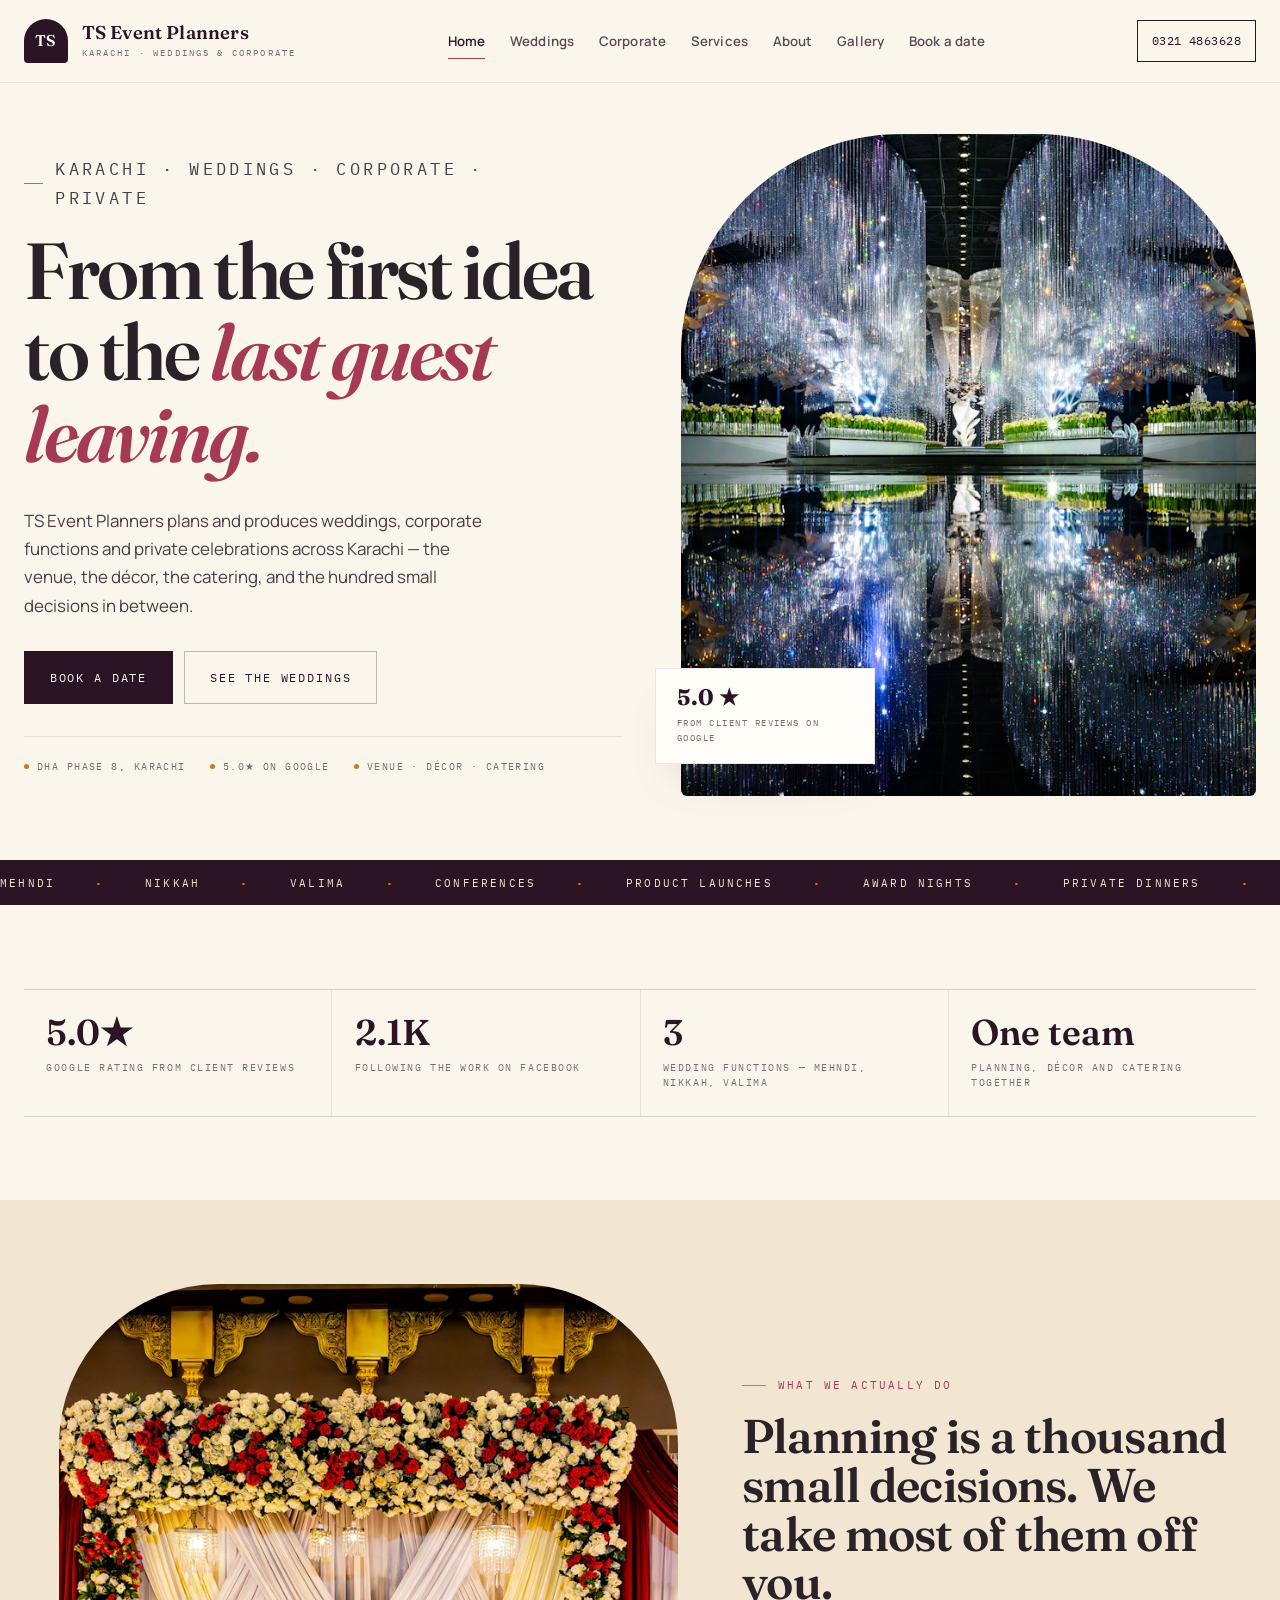
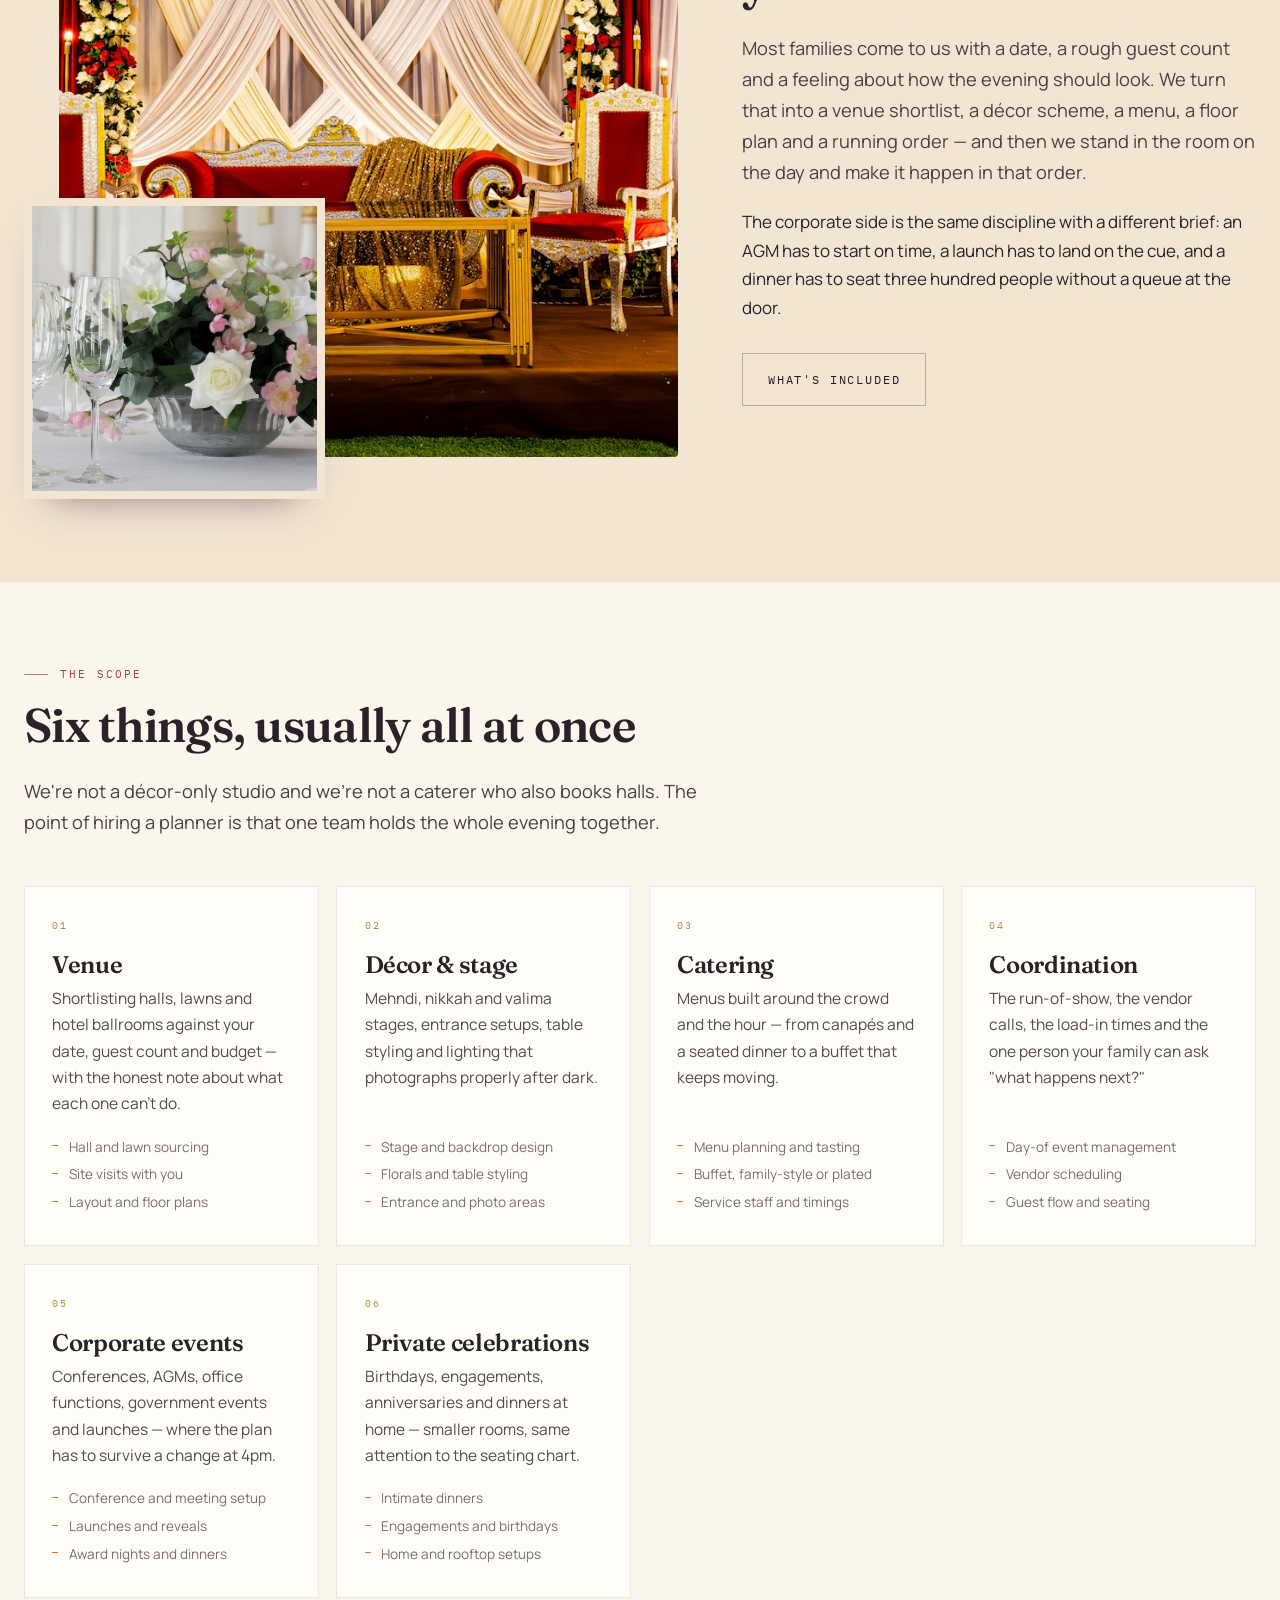
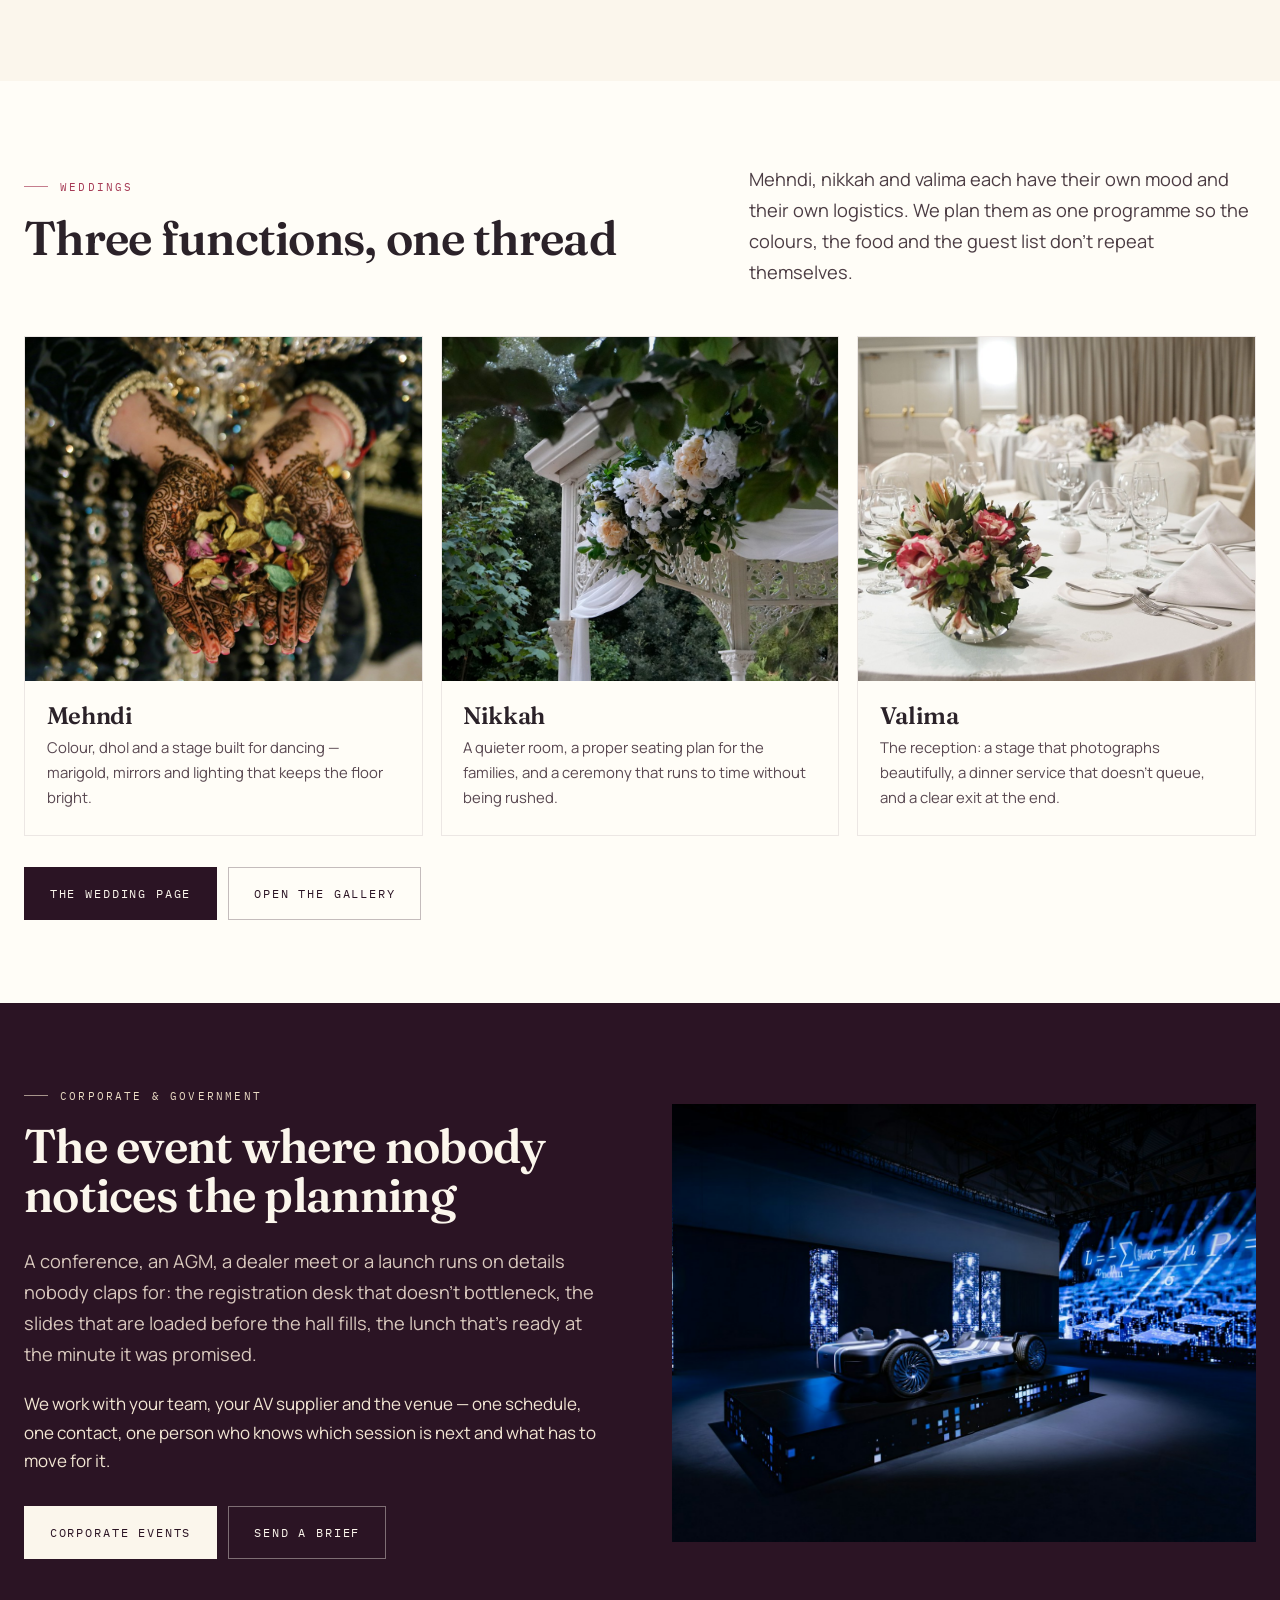
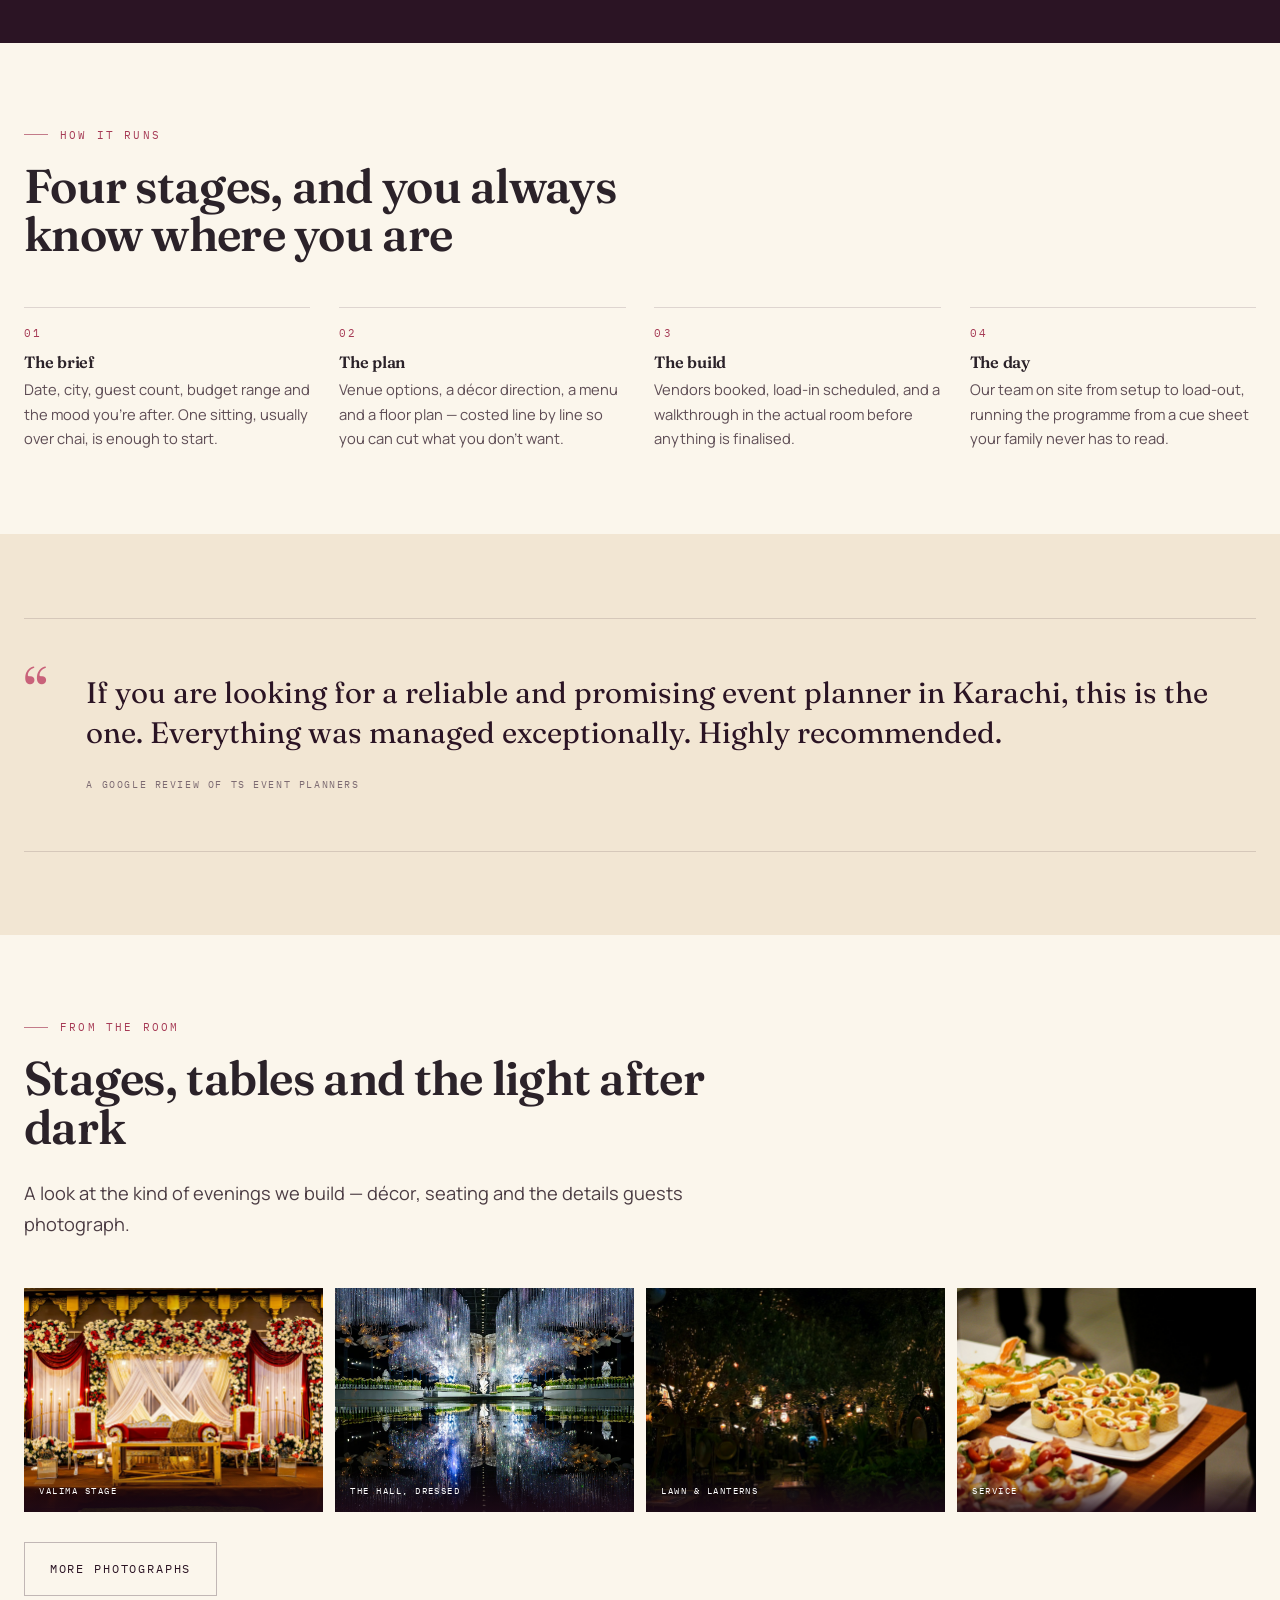
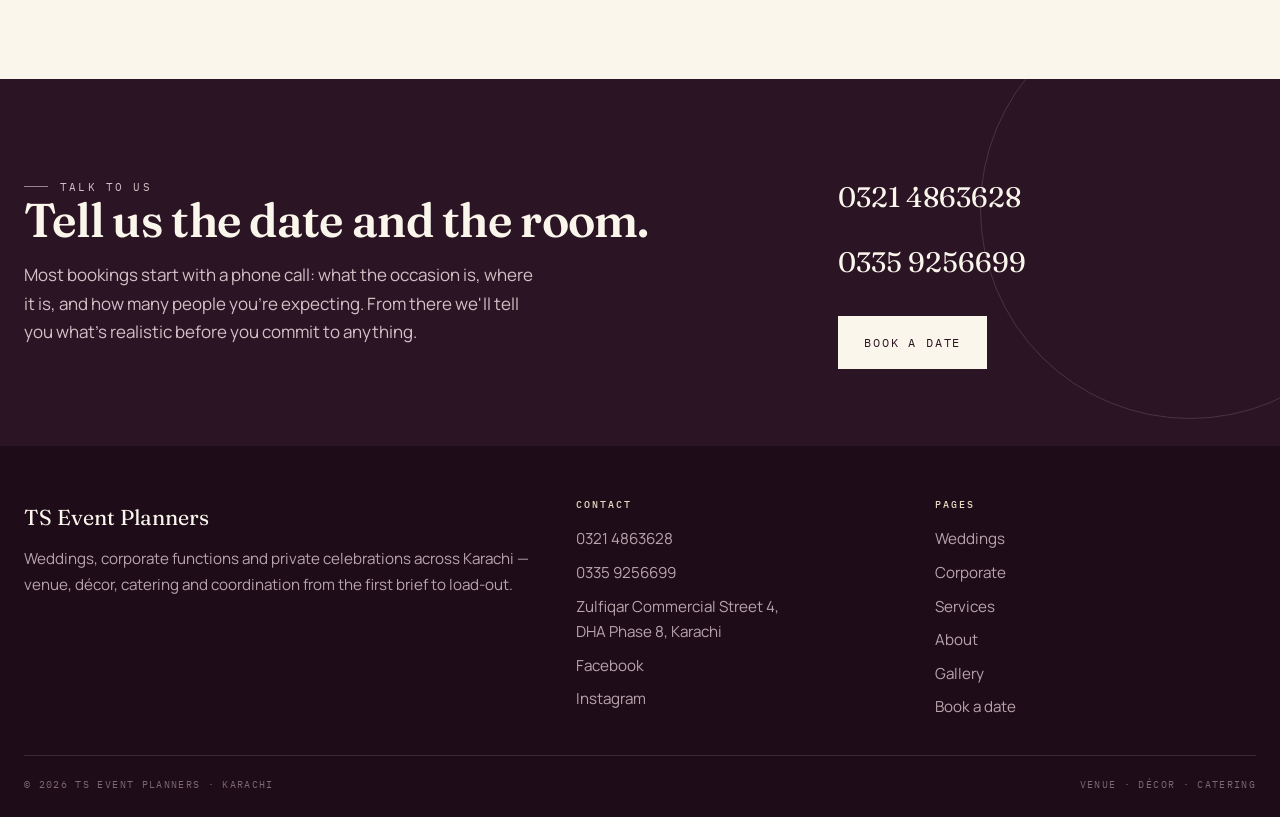
<file: index.html>
<!DOCTYPE html>
<html lang="en">
<head>
  <meta charset="utf-8" />
  <meta name="viewport" content="width=device-width, initial-scale=1" />
  <title>TS Event Planners — Weddings &amp; Corporate Events in Karachi</title>
  <meta name="description" content="TS Event Planners plans and produces weddings, corporate functions and private celebrations across Karachi — venue, décor, catering and on-the-day coordination. Call 0321 4863628." />
  <link rel="preconnect" href="https://fonts.googleapis.com" />
  <link rel="preconnect" href="https://fonts.gstatic.com" crossorigin />
  <link href="https://fonts.googleapis.com/css2?family=Fraunces:ital,opsz,wght@0,9..144,400;0,9..144,600;0,9..144,700;1,9..144,400;1,9..144,600&family=Manrope:wght@400;500;600;700&family=IBM+Plex+Mono:wght@400;500&display=swap" rel="stylesheet" />
  <link rel="stylesheet" href="styles.css" />
  <link rel="stylesheet" href="pages.css" />
</head>
<body>

  <header class="site-header">
    <div class="wrap header-inner">
      <a class="brand" href="index.html" aria-label="TS Event Planners home">
        <span class="brand-mark">TS</span>
        <span class="brand-text">
          <span class="brand-name">TS Event Planners</span>
          <span class="brand-sub">Karachi · Weddings &amp; Corporate</span>
        </span>
      </a>
      <nav class="nav" aria-label="Main">
        <a href="index.html" aria-current="page">Home</a>
        <a href="weddings.html">Weddings</a>
        <a href="corporate.html">Corporate</a>
        <a href="services.html">Services</a>
        <a href="about.html">About</a>
        <a href="gallery.html">Gallery</a>
        <a href="book.html">Book a date</a>
      </nav>
      <div class="header-cta">
        <a class="header-phone" href="tel:+923214863628">0321 4863628</a>
        <button class="nav-toggle" type="button" aria-expanded="false" aria-controls="nav">Menu</button>
      </div>
    </div>
  </header>

  <section class="hero">
    <div class="wrap hero-grid">
      <div class="hero-copy">
        <p class="label">Karachi · weddings · corporate · private</p>
        <h1>From the first idea to the <em>last guest leaving.</em></h1>
        <p>
          TS Event Planners plans and produces weddings, corporate functions and private
          celebrations across Karachi — the venue, the décor, the catering, and the hundred small
          decisions in between.
        </p>
        <div class="btn-row">
          <a class="btn" href="book.html">Book a date</a>
          <a class="btn btn--ghost" href="weddings.html">See the weddings</a>
        </div>
        <div class="hero-facts">
          <span>DHA Phase 8, Karachi</span>
          <span>5.0★ on Google</span>
          <span>Venue · décor · catering</span>
        </div>
      </div>
      <div class="hero-media">
        <img src="images/hall.jpg" alt="A wedding hall laid out with round tables, chandeliers and a decorated stage" />
        <div class="hero-badge">
          <b>5.0 ★</b>
          <span>From client reviews on Google</span>
        </div>
      </div>
    </div>
  </section>

  <div class="ribbon" aria-hidden="true">
    <div class="ribbon-track">
      <span>Mehndi</span><span>Nikkah</span><span>Valima</span><span>Conferences</span><span>Product launches</span><span>Award nights</span><span>Private dinners</span>
      <span>Mehndi</span><span>Nikkah</span><span>Valima</span><span>Conferences</span><span>Product launches</span><span>Award nights</span><span>Private dinners</span>
    </div>
  </div>

  <section class="section">
    <div class="wrap">
      <div class="stat-row reveal">
        <div class="stat"><b>5.0★</b><span>Google rating from client reviews</span></div>
        <div class="stat"><b>2.1K</b><span>Following the work on Facebook</span></div>
        <div class="stat"><b>3</b><span>Wedding functions — mehndi, nikkah, valima</span></div>
        <div class="stat"><b>One team</b><span>Planning, décor and catering together</span></div>
      </div>
    </div>
  </section>

  <section class="section section--sand">
    <div class="wrap split split--wide-left">
      <div class="split-media reveal">
        <div class="stack">
          <img src="images/stage.jpg" alt="Wedding stage decorated in red and gold with floral arrangements" loading="lazy" />
          <img src="images/tablescape.jpg" alt="Table centrepiece with white roses and glassware" loading="lazy" />
        </div>
      </div>
      <div class="reveal">
        <p class="label">What we actually do</p>
        <h2>Planning is a thousand small decisions. We take most of them off you.</h2>
        <p class="lede">
          Most families come to us with a date, a rough guest count and a feeling about how the
          evening should look. We turn that into a venue shortlist, a décor scheme, a menu, a
          floor plan and a running order — and then we stand in the room on the day and make it
          happen in that order.
        </p>
        <p>
          The corporate side is the same discipline with a different brief: an AGM has to start on
          time, a launch has to land on the cue, and a dinner has to seat three hundred people
          without a queue at the door.
        </p>
        <div class="btn-row">
          <a class="btn btn--ghost" href="services.html">What's included</a>
        </div>
      </div>
    </div>
  </section>

  <section class="section">
    <div class="wrap">
      <div class="section-head reveal">
        <p class="label">The scope</p>
        <h2>Six things, usually all at once</h2>
        <p class="lede">
          We're not a décor-only studio and we're not a caterer who also books halls. The point of
          hiring a planner is that one team holds the whole evening together.
        </p>
      </div>

      <div class="card-grid">
        <article class="card reveal">
          <span class="num">01</span>
          <h3>Venue</h3>
          <p>Shortlisting halls, lawns and hotel ballrooms against your date, guest count and budget — with the honest note about what each one can't do.</p>
          <ul><li>Hall and lawn sourcing</li><li>Site visits with you</li><li>Layout and floor plans</li></ul>
        </article>

        <article class="card reveal">
          <span class="num">02</span>
          <h3>Décor &amp; stage</h3>
          <p>Mehndi, nikkah and valima stages, entrance setups, table styling and lighting that photographs properly after dark.</p>
          <ul><li>Stage and backdrop design</li><li>Florals and table styling</li><li>Entrance and photo areas</li></ul>
        </article>

        <article class="card reveal">
          <span class="num">03</span>
          <h3>Catering</h3>
          <p>Menus built around the crowd and the hour — from canapés and a seated dinner to a buffet that keeps moving.</p>
          <ul><li>Menu planning and tasting</li><li>Buffet, family-style or plated</li><li>Service staff and timings</li></ul>
        </article>

        <article class="card reveal">
          <span class="num">04</span>
          <h3>Coordination</h3>
          <p>The run-of-show, the vendor calls, the load-in times and the one person your family can ask "what happens next?"</p>
          <ul><li>Day-of event management</li><li>Vendor scheduling</li><li>Guest flow and seating</li></ul>
        </article>

        <article class="card reveal">
          <span class="num">05</span>
          <h3>Corporate events</h3>
          <p>Conferences, AGMs, office functions, government events and launches — where the plan has to survive a change at 4pm.</p>
          <ul><li>Conference and meeting setup</li><li>Launches and reveals</li><li>Award nights and dinners</li></ul>
        </article>

        <article class="card reveal">
          <span class="num">06</span>
          <h3>Private celebrations</h3>
          <p>Birthdays, engagements, anniversaries and dinners at home — smaller rooms, same attention to the seating chart.</p>
          <ul><li>Intimate dinners</li><li>Engagements and birthdays</li><li>Home and rooftop setups</li></ul>
        </article>
      </div>
    </div>
  </section>

  <section class="section section--paper">
    <div class="wrap">
      <div class="section-head section-head--split reveal">
        <div>
          <p class="label">Weddings</p>
          <h2>Three functions, one thread</h2>
        </div>
        <p class="lede">
          Mehndi, nikkah and valima each have their own mood and their own logistics. We plan them
          as one programme so the colours, the food and the guest list don't repeat themselves.
        </p>
      </div>

      <div class="triptych">
        <article class="reveal">
          <img src="images/mehndi2.jpg" alt="Bride's hands covered in henna with flower petals" loading="lazy" />
          <div class="triptych-body">
            <h3>Mehndi</h3>
            <p>Colour, dhol and a stage built for dancing — marigold, mirrors and lighting that keeps the floor bright.</p>
          </div>
        </article>
        <article class="reveal">
          <img src="images/gate.jpg" alt="White floral arch set up for an outdoor ceremony" loading="lazy" />
          <div class="triptych-body">
            <h3>Nikkah</h3>
            <p>A quieter room, a proper seating plan for the families, and a ceremony that runs to time without being rushed.</p>
          </div>
        </article>
        <article class="reveal">
          <img src="images/ballroom.jpg" alt="Ballroom tables set for a formal dinner" loading="lazy" />
          <div class="triptych-body">
            <h3>Valima</h3>
            <p>The reception: a stage that photographs beautifully, a dinner service that doesn't queue, and a clear exit at the end.</p>
          </div>
        </article>
      </div>

      <div class="btn-row">
        <a class="btn" href="weddings.html">The wedding page</a>
        <a class="btn btn--ghost" href="gallery.html">Open the gallery</a>
      </div>
    </div>
  </section>

  <section class="section section--plum">
    <div class="wrap split split--flip">
      <div class="split-media reveal">
        <img src="images/launch.jpg" alt="Product launch set with a car on stage and lit screens" loading="lazy" style="aspect-ratio:4/3;object-fit:cover" />
      </div>
      <div class="reveal">
        <p class="label">Corporate &amp; government</p>
        <h2>The event where nobody notices the planning</h2>
        <p class="lede">
          A conference, an AGM, a dealer meet or a launch runs on details nobody claps for: the
          registration desk that doesn't bottleneck, the slides that are loaded before the hall
          fills, the lunch that's ready at the minute it was promised.
        </p>
        <p>
          We work with your team, your AV supplier and the venue — one schedule, one contact, one
          person who knows which session is next and what has to move for it.
        </p>
        <div class="btn-row">
          <a class="btn btn--light" href="corporate.html">Corporate events</a>
          <a class="btn btn--outline-light" href="book.html">Send a brief</a>
        </div>
      </div>
    </div>
  </section>

  <section class="section">
    <div class="wrap">
      <div class="section-head reveal">
        <p class="label">How it runs</p>
        <h2>Four stages, and you always know where you are</h2>
      </div>
      <div class="steps">
        <div class="step reveal">
          <h4>The brief</h4>
          <p>Date, city, guest count, budget range and the mood you're after. One sitting, usually over chai, is enough to start.</p>
        </div>
        <div class="step reveal">
          <h4>The plan</h4>
          <p>Venue options, a décor direction, a menu and a floor plan — costed line by line so you can cut what you don't want.</p>
        </div>
        <div class="step reveal">
          <h4>The build</h4>
          <p>Vendors booked, load-in scheduled, and a walkthrough in the actual room before anything is finalised.</p>
        </div>
        <div class="step reveal">
          <h4>The day</h4>
          <p>Our team on site from setup to load-out, running the programme from a cue sheet your family never has to read.</p>
        </div>
      </div>
    </div>
  </section>

  <section class="section section--sand">
    <div class="wrap">
      <div class="quote-block reveal">
        <span class="quote-mark" aria-hidden="true">“</span>
        <div>
          <p>If you are looking for a reliable and promising event planner in Karachi, this is the one. Everything was managed exceptionally. Highly recommended.</p>
          <cite>A Google review of TS Event Planners</cite>
        </div>
      </div>
    </div>
  </section>

  <section class="section">
    <div class="wrap">
      <div class="section-head reveal">
        <p class="label">From the room</p>
        <h2>Stages, tables and the light after dark</h2>
        <p class="lede">A look at the kind of evenings we build — décor, seating and the details guests photograph.</p>
      </div>
      <div class="gallery">
        <figure class="gallery-item reveal">
          <img src="images/stage.jpg" alt="Red and gold wedding stage with floral work" loading="lazy" />
          <figcaption>Valima stage</figcaption>
        </figure>
        <figure class="gallery-item reveal">
          <img src="images/hall.jpg" alt="Wedding hall with chandeliers and dressed tables" loading="lazy" />
          <figcaption>The hall, dressed</figcaption>
        </figure>
        <figure class="gallery-item reveal">
          <img src="images/marquee2.jpg" alt="Garden strung with fairy lights and lanterns at night" loading="lazy" />
          <figcaption>Lawn &amp; lanterns</figcaption>
        </figure>
        <figure class="gallery-item reveal">
          <img src="images/catering.jpg" alt="Canapés laid out for guests" loading="lazy" />
          <figcaption>Service</figcaption>
        </figure>
      </div>
      <div class="btn-row">
        <a class="btn btn--ghost" href="gallery.html">More photographs</a>
      </div>
    </div>
  </section>

  <section class="cta-band">
    <div class="wrap">
      <div>
        <p class="label label--light">Talk to us</p>
        <h2>Tell us the date and the room.</h2>
        <p>
          Most bookings start with a phone call: what the occasion is, where it is, and how many
          people you're expecting. From there we'll tell you what's realistic before you commit
          to anything.
        </p>
      </div>
      <div>
        <a class="cta-phone" href="tel:+923214863628">0321 4863628</a>
        <a class="cta-phone" href="tel:+923359256699">0335 9256699</a>
        <div class="btn-row">
          <a class="btn btn--light" href="book.html">Book a date</a>
        </div>
      </div>
    </div>
  </section>

  <footer class="site-footer">
    <div class="wrap">
      <div class="footer-grid">
        <div>
          <p class="footer-brand">TS Event Planners</p>
          <p>Weddings, corporate functions and private celebrations across Karachi — venue, décor, catering and coordination from the first brief to load-out.</p>
        </div>
        <div>
          <h4>Contact</h4>
          <ul class="footer-list">
            <li><a href="tel:+923214863628">0321 4863628</a></li>
            <li><a href="tel:+923359256699">0335 9256699</a></li>
            <li>Zulfiqar Commercial Street 4,<br />DHA Phase 8, Karachi</li>
            <li><a href="https://www.facebook.com/tseventplanners" target="_blank" rel="noopener">Facebook</a></li>
            <li><a href="https://www.instagram.com/tseventplanners" target="_blank" rel="noopener">Instagram</a></li>
          </ul>
        </div>
        <div>
          <h4>Pages</h4>
          <ul class="footer-list">
            <li><a href="weddings.html">Weddings</a></li>
            <li><a href="corporate.html">Corporate</a></li>
            <li><a href="services.html">Services</a></li>
            <li><a href="about.html">About</a></li>
            <li><a href="gallery.html">Gallery</a></li>
            <li><a href="book.html">Book a date</a></li>
          </ul>
        </div>
      </div>
      <div class="footer-bottom">
        <span>© <span data-year>2026</span> TS Event Planners · Karachi</span>
        <span>Venue · Décor · Catering</span>
      </div>
    </div>
  </footer>

  <script src="script.js"></script>
</body>
</html>
</file>
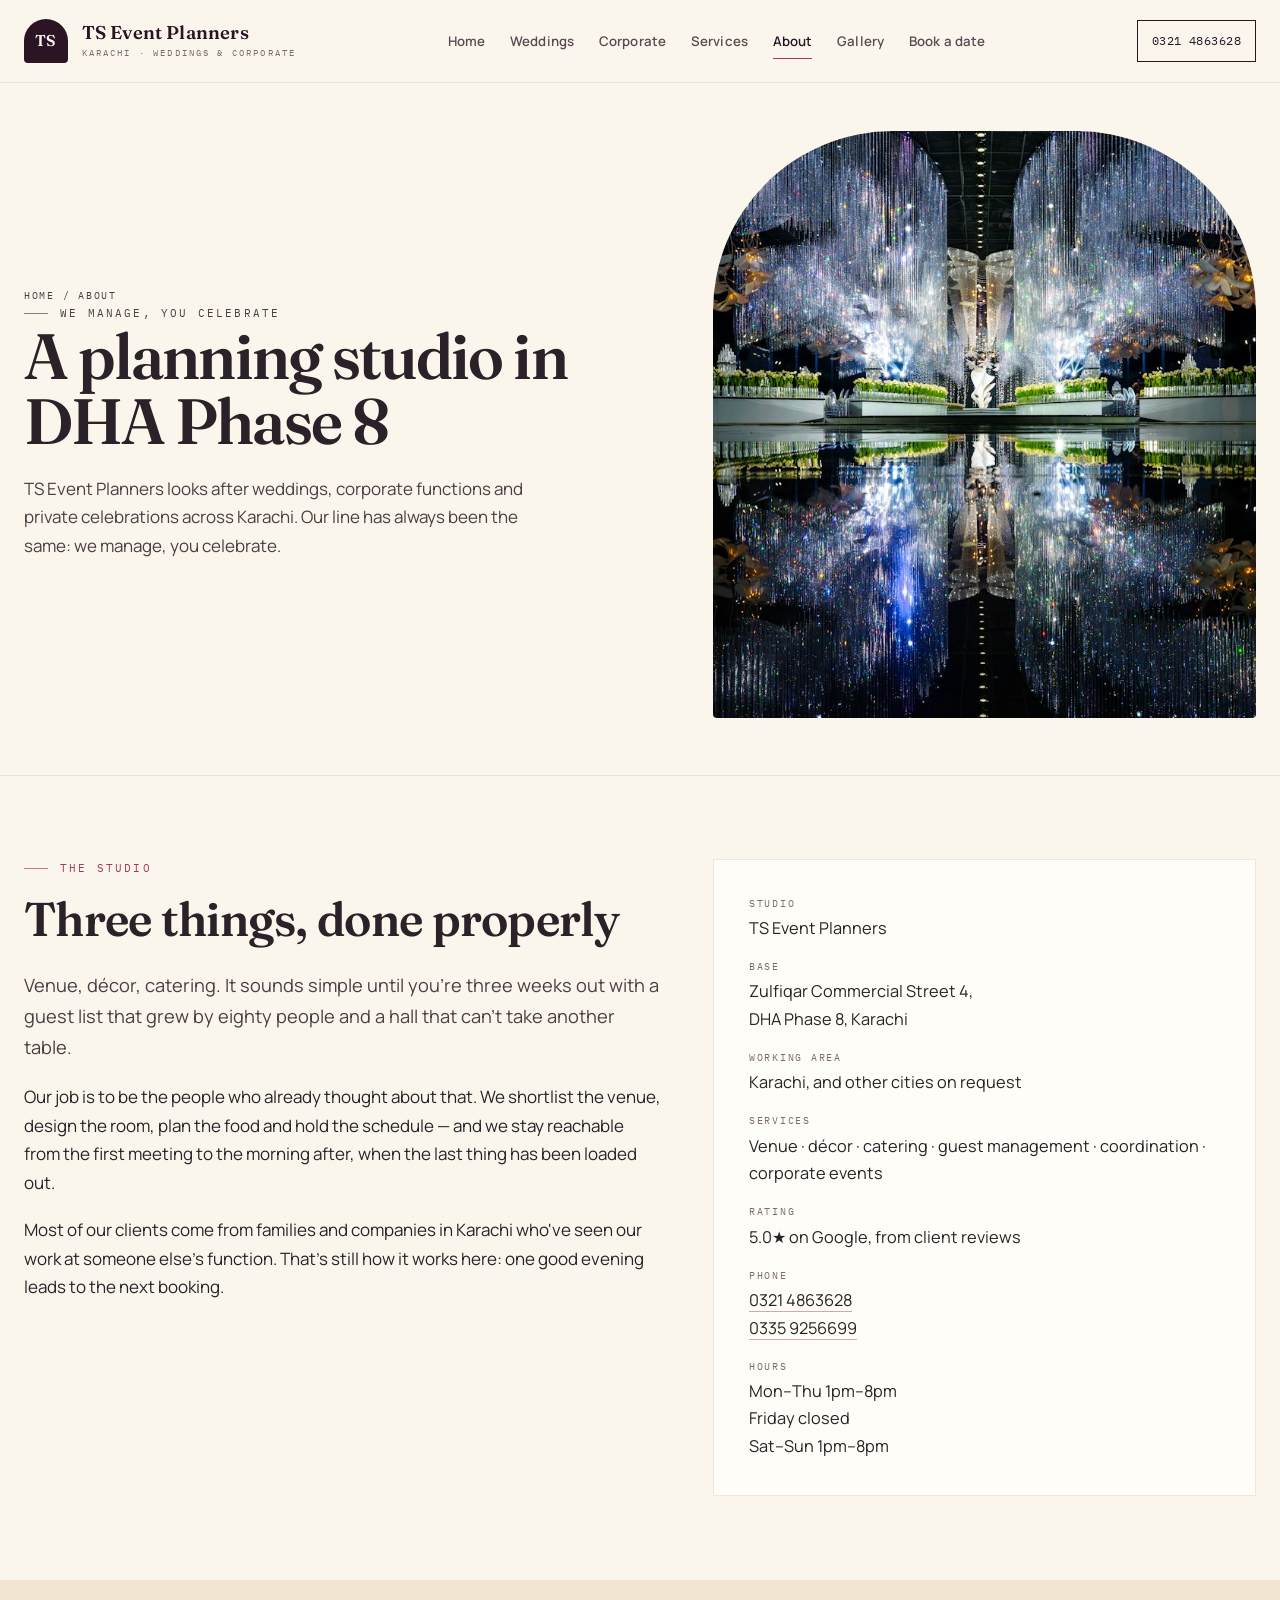
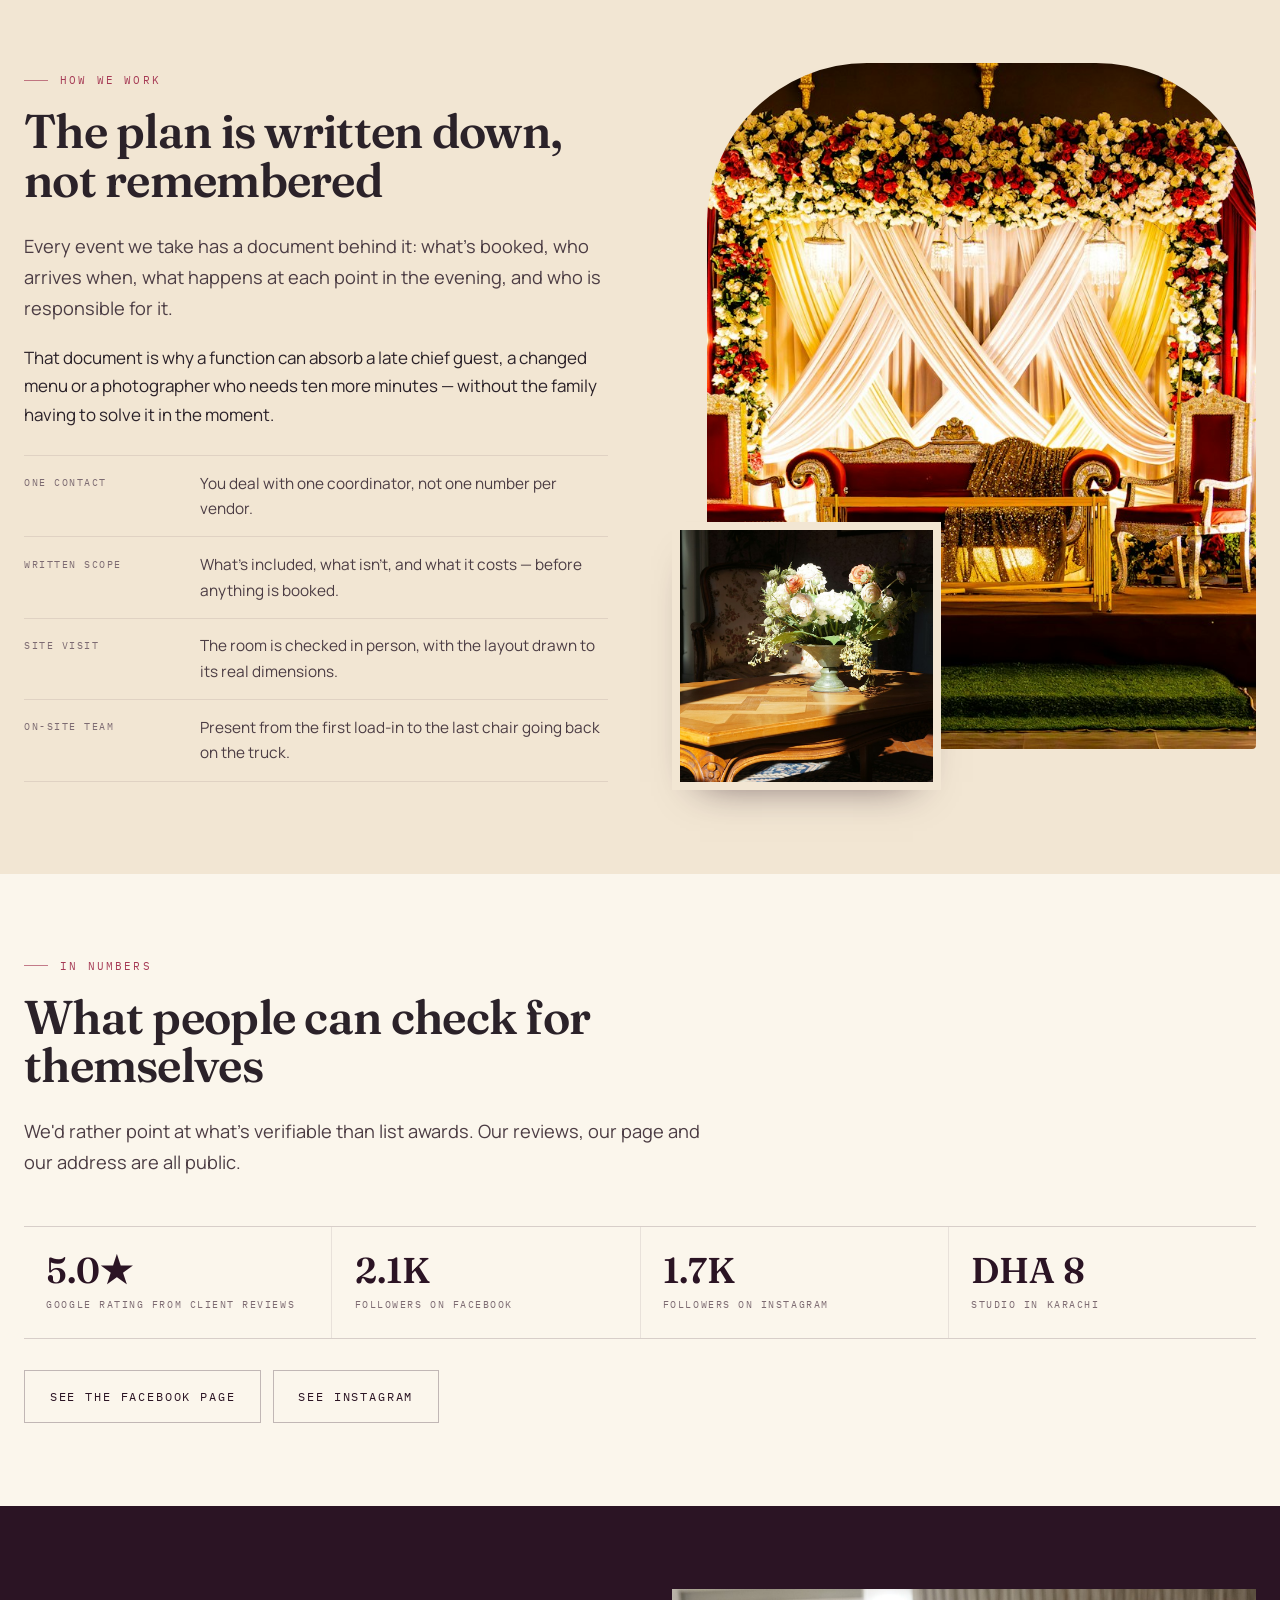
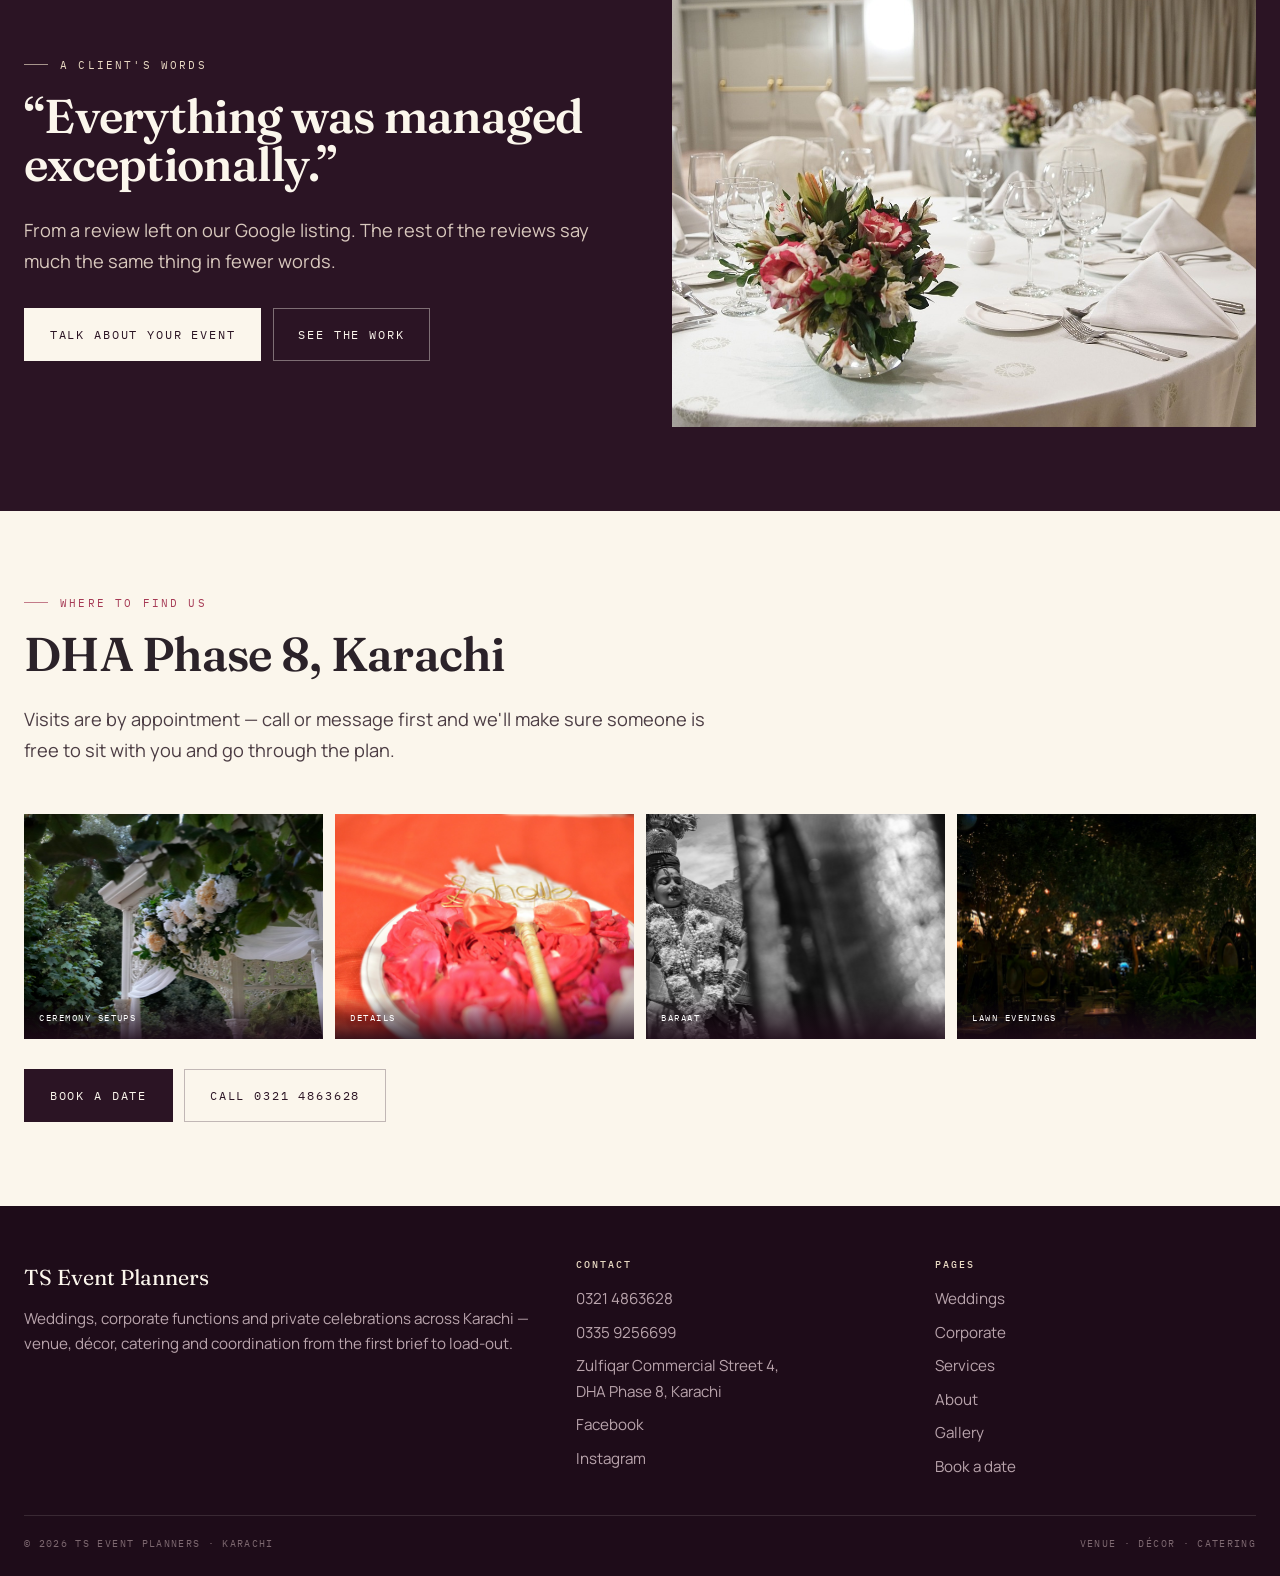
<file: about.html>
<!DOCTYPE html>
<html lang="en">
<head>
  <meta charset="utf-8" />
  <meta name="viewport" content="width=device-width, initial-scale=1" />
  <title>About — Event Planners in DHA Phase 8, Karachi | TS Event Planners</title>
  <meta name="description" content="TS Event Planners is an event planning studio in DHA Phase 8, Karachi. We manage, you celebrate — venue, décor and catering for weddings, corporate events and private celebrations." />
  <link rel="preconnect" href="https://fonts.googleapis.com" />
  <link rel="preconnect" href="https://fonts.gstatic.com" crossorigin />
  <link href="https://fonts.googleapis.com/css2?family=Fraunces:ital,opsz,wght@0,9..144,400;0,9..144,600;0,9..144,700;1,9..144,400;1,9..144,600&family=Manrope:wght@400;500;600;700&family=IBM+Plex+Mono:wght@400;500&display=swap" rel="stylesheet" />
  <link rel="stylesheet" href="styles.css" />
  <link rel="stylesheet" href="pages.css" />
</head>
<body>

  <header class="site-header">
    <div class="wrap header-inner">
      <a class="brand" href="index.html" aria-label="TS Event Planners home">
        <span class="brand-mark">TS</span>
        <span class="brand-text">
          <span class="brand-name">TS Event Planners</span>
          <span class="brand-sub">Karachi · Weddings &amp; Corporate</span>
        </span>
      </a>
      <nav class="nav" aria-label="Main">
        <a href="index.html">Home</a>
        <a href="weddings.html">Weddings</a>
        <a href="corporate.html">Corporate</a>
        <a href="services.html">Services</a>
        <a href="about.html" aria-current="page">About</a>
        <a href="gallery.html">Gallery</a>
        <a href="book.html">Book a date</a>
      </nav>
      <div class="header-cta">
        <a class="header-phone" href="tel:+923214863628">0321 4863628</a>
        <button class="nav-toggle" type="button" aria-expanded="false" aria-controls="nav">Menu</button>
      </div>
    </div>
  </header>

  <section class="page-hero">
    <div class="wrap page-hero-grid">
      <div>
        <p class="crumbs"><a href="index.html">Home</a> / About</p>
        <p class="label">We manage, you celebrate</p>
        <h1>A planning studio in DHA Phase 8</h1>
        <p>
          TS Event Planners looks after weddings, corporate functions and private celebrations
          across Karachi. Our line has always been the same: we manage, you celebrate.
        </p>
      </div>
      <div class="page-hero-media">
        <img src="images/hall.jpg" alt="Decorated hall with chandeliers and dressed tables" />
      </div>
    </div>
  </section>

  <section class="section">
    <div class="wrap about-grid">
      <div class="reveal">
        <p class="label">The studio</p>
        <h2>Three things, done properly</h2>
        <p class="lede">
          Venue, décor, catering. It sounds simple until you're three weeks out with a guest list
          that grew by eighty people and a hall that can't take another table.
        </p>
        <p>
          Our job is to be the people who already thought about that. We shortlist the venue,
          design the room, plan the food and hold the schedule — and we stay reachable from the
          first meeting to the morning after, when the last thing has been loaded out.
        </p>
        <p>
          Most of our clients come from families and companies in Karachi who've seen our work at
          someone else's function. That's still how it works here: one good evening leads to the
          next booking.
        </p>
      </div>
      <div class="reveal">
        <div class="info">
          <dl>
            <div><dt>Studio</dt><dd>TS Event Planners</dd></div>
            <div><dt>Base</dt><dd>Zulfiqar Commercial Street 4,<br />DHA Phase 8, Karachi</dd></div>
            <div><dt>Working area</dt><dd>Karachi, and other cities on request</dd></div>
            <div><dt>Services</dt><dd>Venue · décor · catering · guest management · coordination · corporate events</dd></div>
            <div><dt>Rating</dt><dd>5.0★ on Google, from client reviews</dd></div>
            <div><dt>Phone</dt><dd><a href="tel:+923214863628">0321 4863628</a><br /><a href="tel:+923359256699">0335 9256699</a></dd></div>
            <div><dt>Hours</dt><dd>Mon–Thu 1pm–8pm<br />Friday closed<br />Sat–Sun 1pm–8pm</dd></div>
          </dl>
        </div>
      </div>
    </div>
  </section>

  <section class="section section--sand">
    <div class="wrap split split--flip">
      <div class="split-media reveal">
        <div class="stack">
          <img src="images/stage2.jpg" alt="Wedding stage with gold seating and red roses" loading="lazy" />
          <img src="images/flowers.jpg" alt="Fresh flowers for a table arrangement" loading="lazy" />
        </div>
      </div>
      <div class="reveal">
        <p class="label">How we work</p>
        <h2>The plan is written down, not remembered</h2>
        <p class="lede">
          Every event we take has a document behind it: what's booked, who arrives when, what
          happens at each point in the evening, and who is responsible for it.
        </p>
        <p>
          That document is why a function can absorb a late chief guest, a changed menu or a
          photographer who needs ten more minutes — without the family having to solve it in the
          moment.
        </p>
        <ul class="fact-list" style="margin-top:1.6rem">
          <li><b>One contact</b><span>You deal with one coordinator, not one number per vendor.</span></li>
          <li><b>Written scope</b><span>What's included, what isn't, and what it costs — before anything is booked.</span></li>
          <li><b>Site visit</b><span>The room is checked in person, with the layout drawn to its real dimensions.</span></li>
          <li><b>On-site team</b><span>Present from the first load-in to the last chair going back on the truck.</span></li>
        </ul>
      </div>
    </div>
  </section>

  <section class="section">
    <div class="wrap">
      <div class="section-head reveal">
        <p class="label">In numbers</p>
        <h2>What people can check for themselves</h2>
        <p class="lede">
          We'd rather point at what's verifiable than list awards. Our reviews, our page and our
          address are all public.
        </p>
      </div>
      <div class="stat-row reveal">
        <div class="stat"><b>5.0★</b><span>Google rating from client reviews</span></div>
        <div class="stat"><b>2.1K</b><span>Followers on Facebook</span></div>
        <div class="stat"><b>1.7K</b><span>Followers on Instagram</span></div>
        <div class="stat"><b>DHA 8</b><span>Studio in Karachi</span></div>
      </div>
      <div class="btn-row">
        <a class="btn btn--ghost" href="https://www.facebook.com/tseventplanners" target="_blank" rel="noopener">See the Facebook page</a>
        <a class="btn btn--ghost" href="https://www.instagram.com/tseventplanners" target="_blank" rel="noopener">See Instagram</a>
      </div>
    </div>
  </section>

  <section class="section section--plum">
    <div class="wrap">
      <div class="split">
        <div class="reveal">
          <p class="label">A client's words</p>
          <h2>“Everything was managed exceptionally.”</h2>
          <p class="lede">
            From a review left on our Google listing. The rest of the reviews say much the same
            thing in fewer words.
          </p>
          <div class="btn-row">
            <a class="btn btn--light" href="book.html">Talk about your event</a>
            <a class="btn btn--outline-light" href="gallery.html">See the work</a>
          </div>
        </div>
        <div class="split-media reveal">
          <img src="images/ballroom.jpg" alt="Ballroom tables set for a reception" loading="lazy" style="aspect-ratio:4/3;object-fit:cover" />
        </div>
      </div>
    </div>
  </section>

  <section class="section">
    <div class="wrap">
      <div class="section-head reveal">
        <p class="label">Where to find us</p>
        <h2>DHA Phase 8, Karachi</h2>
        <p class="lede">
          Visits are by appointment — call or message first and we'll make sure someone is free to
          sit with you and go through the plan.
        </p>
      </div>
      <div class="gallery">
        <figure class="gallery-item reveal">
          <img src="images/gate.jpg" alt="Floral arch setup for a ceremony" loading="lazy" />
          <figcaption>Ceremony setups</figcaption>
        </figure>
        <figure class="gallery-item reveal">
          <img src="images/desi.jpg" alt="Decorated favour plate with roses" loading="lazy" />
          <figcaption>Details</figcaption>
        </figure>
        <figure class="gallery-item reveal">
          <img src="images/baraat.jpg" alt="Wedding procession in black and white" loading="lazy" />
          <figcaption>Baraat</figcaption>
        </figure>
        <figure class="gallery-item reveal">
          <img src="images/marquee2.jpg" alt="Garden with lanterns and fairy lights" loading="lazy" />
          <figcaption>Lawn evenings</figcaption>
        </figure>
      </div>
      <div class="btn-row">
        <a class="btn" href="book.html">Book a date</a>
        <a class="btn btn--ghost" href="tel:+923214863628">Call 0321 4863628</a>
      </div>
    </div>
  </section>

  <footer class="site-footer">
    <div class="wrap">
      <div class="footer-grid">
        <div>
          <p class="footer-brand">TS Event Planners</p>
          <p>Weddings, corporate functions and private celebrations across Karachi — venue, décor, catering and coordination from the first brief to load-out.</p>
        </div>
        <div>
          <h4>Contact</h4>
          <ul class="footer-list">
            <li><a href="tel:+923214863628">0321 4863628</a></li>
            <li><a href="tel:+923359256699">0335 9256699</a></li>
            <li>Zulfiqar Commercial Street 4,<br />DHA Phase 8, Karachi</li>
            <li><a href="https://www.facebook.com/tseventplanners" target="_blank" rel="noopener">Facebook</a></li>
            <li><a href="https://www.instagram.com/tseventplanners" target="_blank" rel="noopener">Instagram</a></li>
          </ul>
        </div>
        <div>
          <h4>Pages</h4>
          <ul class="footer-list">
            <li><a href="weddings.html">Weddings</a></li>
            <li><a href="corporate.html">Corporate</a></li>
            <li><a href="services.html">Services</a></li>
            <li><a href="about.html">About</a></li>
            <li><a href="gallery.html">Gallery</a></li>
            <li><a href="book.html">Book a date</a></li>
          </ul>
        </div>
      </div>
      <div class="footer-bottom">
        <span>© <span data-year>2026</span> TS Event Planners · Karachi</span>
        <span>Venue · Décor · Catering</span>
      </div>
    </div>
  </footer>

  <script src="script.js"></script>
</body>
</html>
</file>
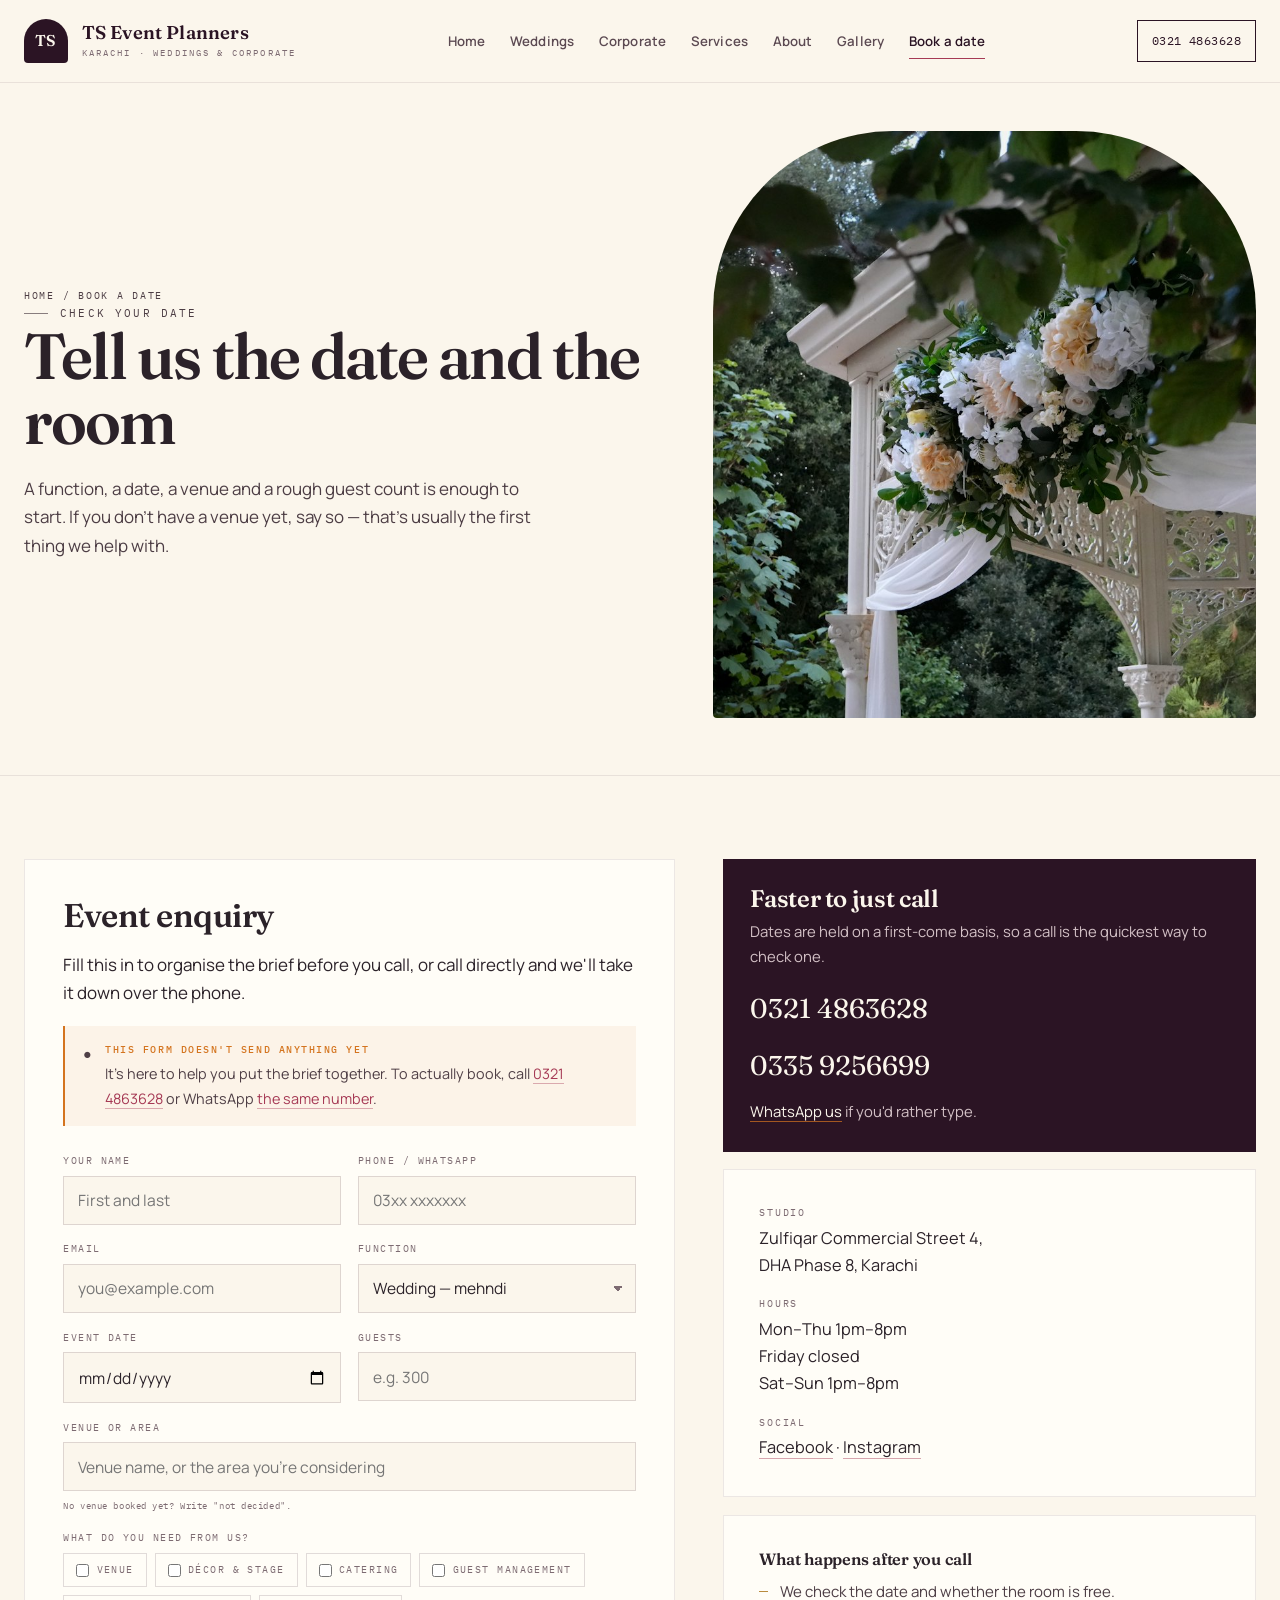
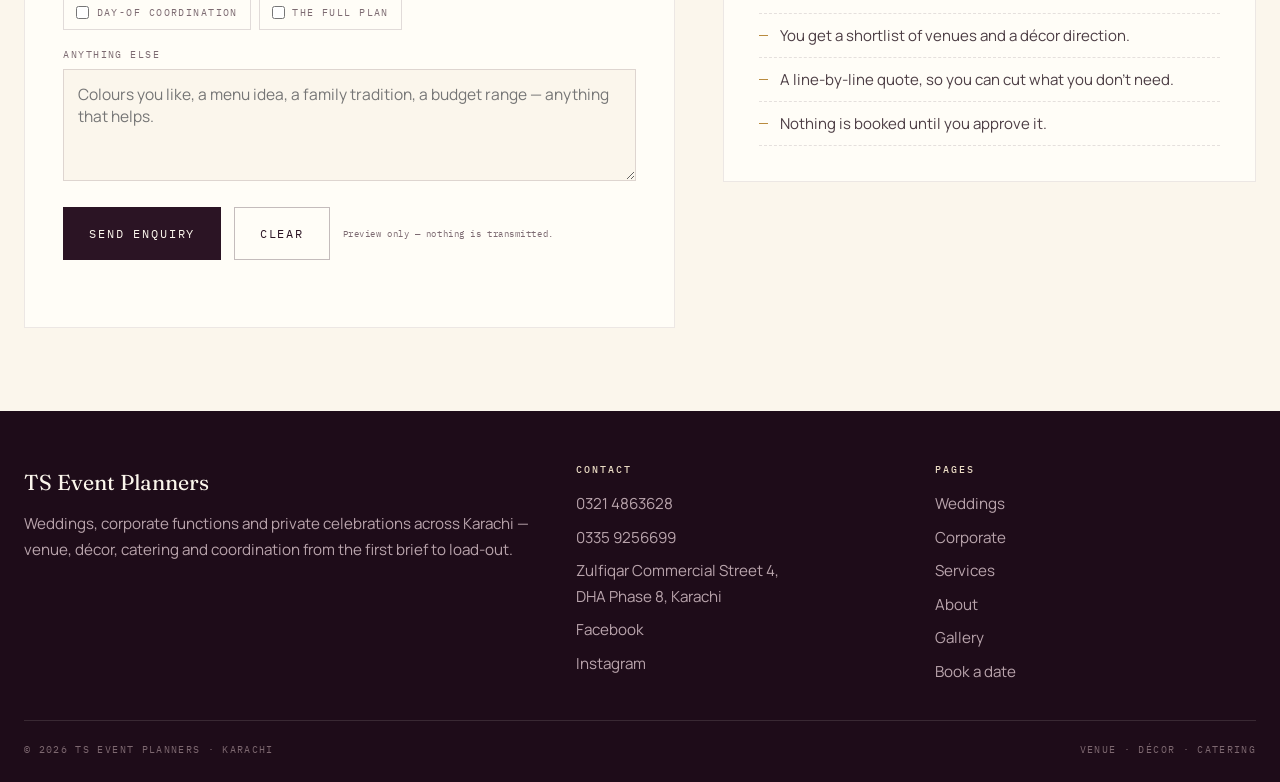
<file: book.html>
<!DOCTYPE html>
<html lang="en">
<head>
  <meta charset="utf-8" />
  <meta name="viewport" content="width=device-width, initial-scale=1" />
  <title>Book a Date — Enquiry Form | TS Event Planners</title>
  <meta name="description" content="Book a date with TS Event Planners, Karachi. Tell us the function, the date, the venue and the guest count — or call 0321 4863628 / 0335 9256699." />
  <link rel="preconnect" href="https://fonts.googleapis.com" />
  <link rel="preconnect" href="https://fonts.gstatic.com" crossorigin />
  <link href="https://fonts.googleapis.com/css2?family=Fraunces:ital,opsz,wght@0,9..144,400;0,9..144,600;0,9..144,700;1,9..144,400;1,9..144,600&family=Manrope:wght@400;500;600;700&family=IBM+Plex+Mono:wght@400;500&display=swap" rel="stylesheet" />
  <link rel="stylesheet" href="styles.css" />
  <link rel="stylesheet" href="pages.css" />
  <link rel="stylesheet" href="forms.css" />
</head>
<body>

  <header class="site-header">
    <div class="wrap header-inner">
      <a class="brand" href="index.html" aria-label="TS Event Planners home">
        <span class="brand-mark">TS</span>
        <span class="brand-text">
          <span class="brand-name">TS Event Planners</span>
          <span class="brand-sub">Karachi · Weddings &amp; Corporate</span>
        </span>
      </a>
      <nav class="nav" aria-label="Main">
        <a href="index.html">Home</a>
        <a href="weddings.html">Weddings</a>
        <a href="corporate.html">Corporate</a>
        <a href="services.html">Services</a>
        <a href="about.html">About</a>
        <a href="gallery.html">Gallery</a>
        <a href="book.html" aria-current="page">Book a date</a>
      </nav>
      <div class="header-cta">
        <a class="header-phone" href="tel:+923214863628">0321 4863628</a>
        <button class="nav-toggle" type="button" aria-expanded="false" aria-controls="nav">Menu</button>
      </div>
    </div>
  </header>

  <section class="page-hero">
    <div class="wrap page-hero-grid">
      <div>
        <p class="crumbs"><a href="index.html">Home</a> / Book a date</p>
        <p class="label">Check your date</p>
        <h1>Tell us the date and the room</h1>
        <p>
          A function, a date, a venue and a rough guest count is enough to start. If you don't have
          a venue yet, say so — that's usually the first thing we help with.
        </p>
      </div>
      <div class="page-hero-media">
        <img src="images/gate.jpg" alt="Floral arch and drapes set up for a ceremony" />
      </div>
    </div>
  </section>

  <section class="section">
    <div class="wrap">
      <div class="book-grid">
        <div class="form-panel reveal">
          <h2>Event enquiry</h2>
          <p>Fill this in to organise the brief before you call, or call directly and we'll take it down over the phone.</p>

          <div class="form-note">
            <span aria-hidden="true">●</span>
            <span>
              <strong>This form doesn't send anything yet</strong>
              It's here to help you put the brief together. To actually book, call
              <a href="tel:+923214863628">0321 4863628</a> or WhatsApp
              <a href="https://wa.me/923214863628">the same number</a>.
            </span>
          </div>

          <form data-demo-form novalidate>
            <div class="field-grid">
              <div class="field">
                <label for="name">Your name</label>
                <input id="name" name="name" type="text" placeholder="First and last" autocomplete="name" />
              </div>
              <div class="field">
                <label for="phone">Phone / WhatsApp</label>
                <input id="phone" name="phone" type="tel" placeholder="03xx xxxxxxx" autocomplete="tel" />
              </div>
              <div class="field">
                <label for="email">Email</label>
                <input id="email" name="email" type="email" placeholder="you@example.com" autocomplete="email" />
              </div>
              <div class="field">
                <label for="type">Function</label>
                <select id="type" name="type">
                  <option>Wedding — mehndi</option>
                  <option>Wedding — nikkah</option>
                  <option>Wedding — valima</option>
                  <option>Wedding — all three functions</option>
                  <option>Engagement / birthday / anniversary</option>
                  <option>Corporate conference or AGM</option>
                  <option>Product launch</option>
                  <option>Award night / annual dinner</option>
                  <option>Government or institutional event</option>
                  <option>Something else</option>
                </select>
              </div>
              <div class="field">
                <label for="date">Event date</label>
                <input id="date" name="date" type="date" />
              </div>
              <div class="field">
                <label for="guests">Guests</label>
                <input id="guests" name="guests" type="number" min="10" step="10" placeholder="e.g. 300" />
              </div>
              <div class="field field--full">
                <label for="venue">Venue or area</label>
                <input id="venue" name="venue" type="text" placeholder="Venue name, or the area you're considering" />
                <span class="hint">No venue booked yet? Write "not decided".</span>
              </div>
              <div class="field field--full">
                <label>What do you need from us?</label>
                <div class="check-row">
                  <label class="check"><input type="checkbox" name="need" value="venue" /> Venue</label>
                  <label class="check"><input type="checkbox" name="need" value="decor" /> Décor &amp; stage</label>
                  <label class="check"><input type="checkbox" name="need" value="catering" /> Catering</label>
                  <label class="check"><input type="checkbox" name="need" value="guests" /> Guest management</label>
                  <label class="check"><input type="checkbox" name="need" value="coordination" /> Day-of coordination</label>
                  <label class="check"><input type="checkbox" name="need" value="all" /> The full plan</label>
                </div>
              </div>
              <div class="field field--full">
                <label for="notes">Anything else</label>
                <textarea id="notes" name="notes" placeholder="Colours you like, a menu idea, a family tradition, a budget range — anything that helps."></textarea>
              </div>
            </div>

            <div class="form-actions">
              <button class="btn" type="submit">Send enquiry</button>
              <button class="btn btn--ghost" type="button" data-reset>Clear</button>
              <small>Preview only — nothing is transmitted.</small>
            </div>
            <p class="form-status" role="status" aria-live="polite"></p>
          </form>
        </div>

        <aside class="book-side reveal">
          <div class="call-card">
            <h3>Faster to just call</h3>
            <p>Dates are held on a first-come basis, so a call is the quickest way to check one.</p>
            <a class="big-phone" href="tel:+923214863628">0321 4863628</a>
            <a class="big-phone" href="tel:+923359256699">0335 9256699</a>
            <p style="margin-bottom:0"><a href="https://wa.me/923214863628">WhatsApp us</a> if you'd rather type.</p>
          </div>

          <div class="info">
            <dl>
              <div><dt>Studio</dt><dd>Zulfiqar Commercial Street 4,<br />DHA Phase 8, Karachi</dd></div>
              <div><dt>Hours</dt><dd>Mon–Thu 1pm–8pm<br />Friday closed<br />Sat–Sun 1pm–8pm</dd></div>
              <div><dt>Social</dt><dd><a href="https://www.facebook.com/tseventplanners" target="_blank" rel="noopener">Facebook</a> · <a href="https://www.instagram.com/tseventplanners" target="_blank" rel="noopener">Instagram</a></dd></div>
            </dl>
          </div>

          <div class="info">
            <h4 style="margin-bottom:.7rem">What happens after you call</h4>
            <ul class="tick-list" style="margin-top:0">
              <li>We check the date and whether the room is free.</li>
              <li>You get a shortlist of venues and a décor direction.</li>
              <li>A line-by-line quote, so you can cut what you don't need.</li>
              <li>Nothing is booked until you approve it.</li>
            </ul>
          </div>
        </aside>
      </div>
    </div>
  </section>

  <footer class="site-footer">
    <div class="wrap">
      <div class="footer-grid">
        <div>
          <p class="footer-brand">TS Event Planners</p>
          <p>Weddings, corporate functions and private celebrations across Karachi — venue, décor, catering and coordination from the first brief to load-out.</p>
        </div>
        <div>
          <h4>Contact</h4>
          <ul class="footer-list">
            <li><a href="tel:+923214863628">0321 4863628</a></li>
            <li><a href="tel:+923359256699">0335 9256699</a></li>
            <li>Zulfiqar Commercial Street 4,<br />DHA Phase 8, Karachi</li>
            <li><a href="https://www.facebook.com/tseventplanners" target="_blank" rel="noopener">Facebook</a></li>
            <li><a href="https://www.instagram.com/tseventplanners" target="_blank" rel="noopener">Instagram</a></li>
          </ul>
        </div>
        <div>
          <h4>Pages</h4>
          <ul class="footer-list">
            <li><a href="weddings.html">Weddings</a></li>
            <li><a href="corporate.html">Corporate</a></li>
            <li><a href="services.html">Services</a></li>
            <li><a href="about.html">About</a></li>
            <li><a href="gallery.html">Gallery</a></li>
            <li><a href="book.html">Book a date</a></li>
          </ul>
        </div>
      </div>
      <div class="footer-bottom">
        <span>© <span data-year>2026</span> TS Event Planners · Karachi</span>
        <span>Venue · Décor · Catering</span>
      </div>
    </div>
  </footer>

  <script src="script.js"></script>
  <script src="forms.js"></script>
</body>
</html>
</file>
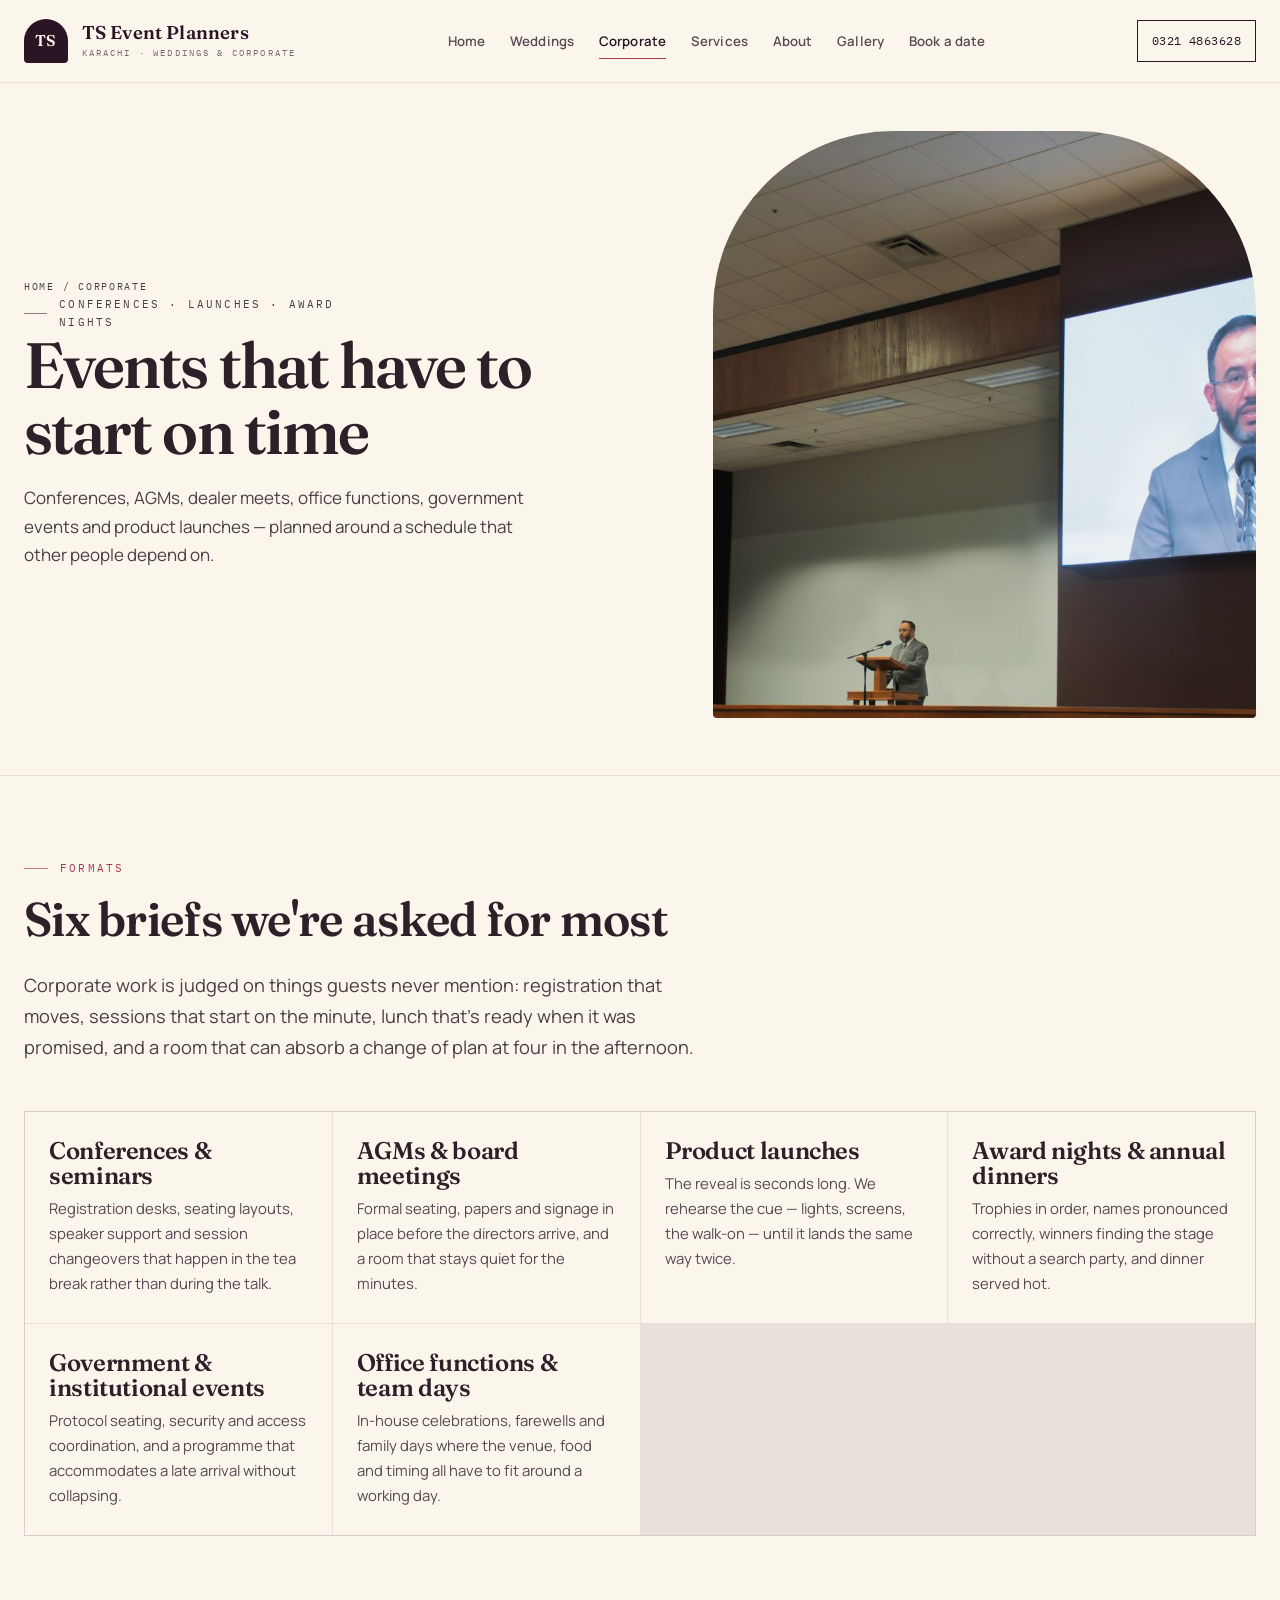
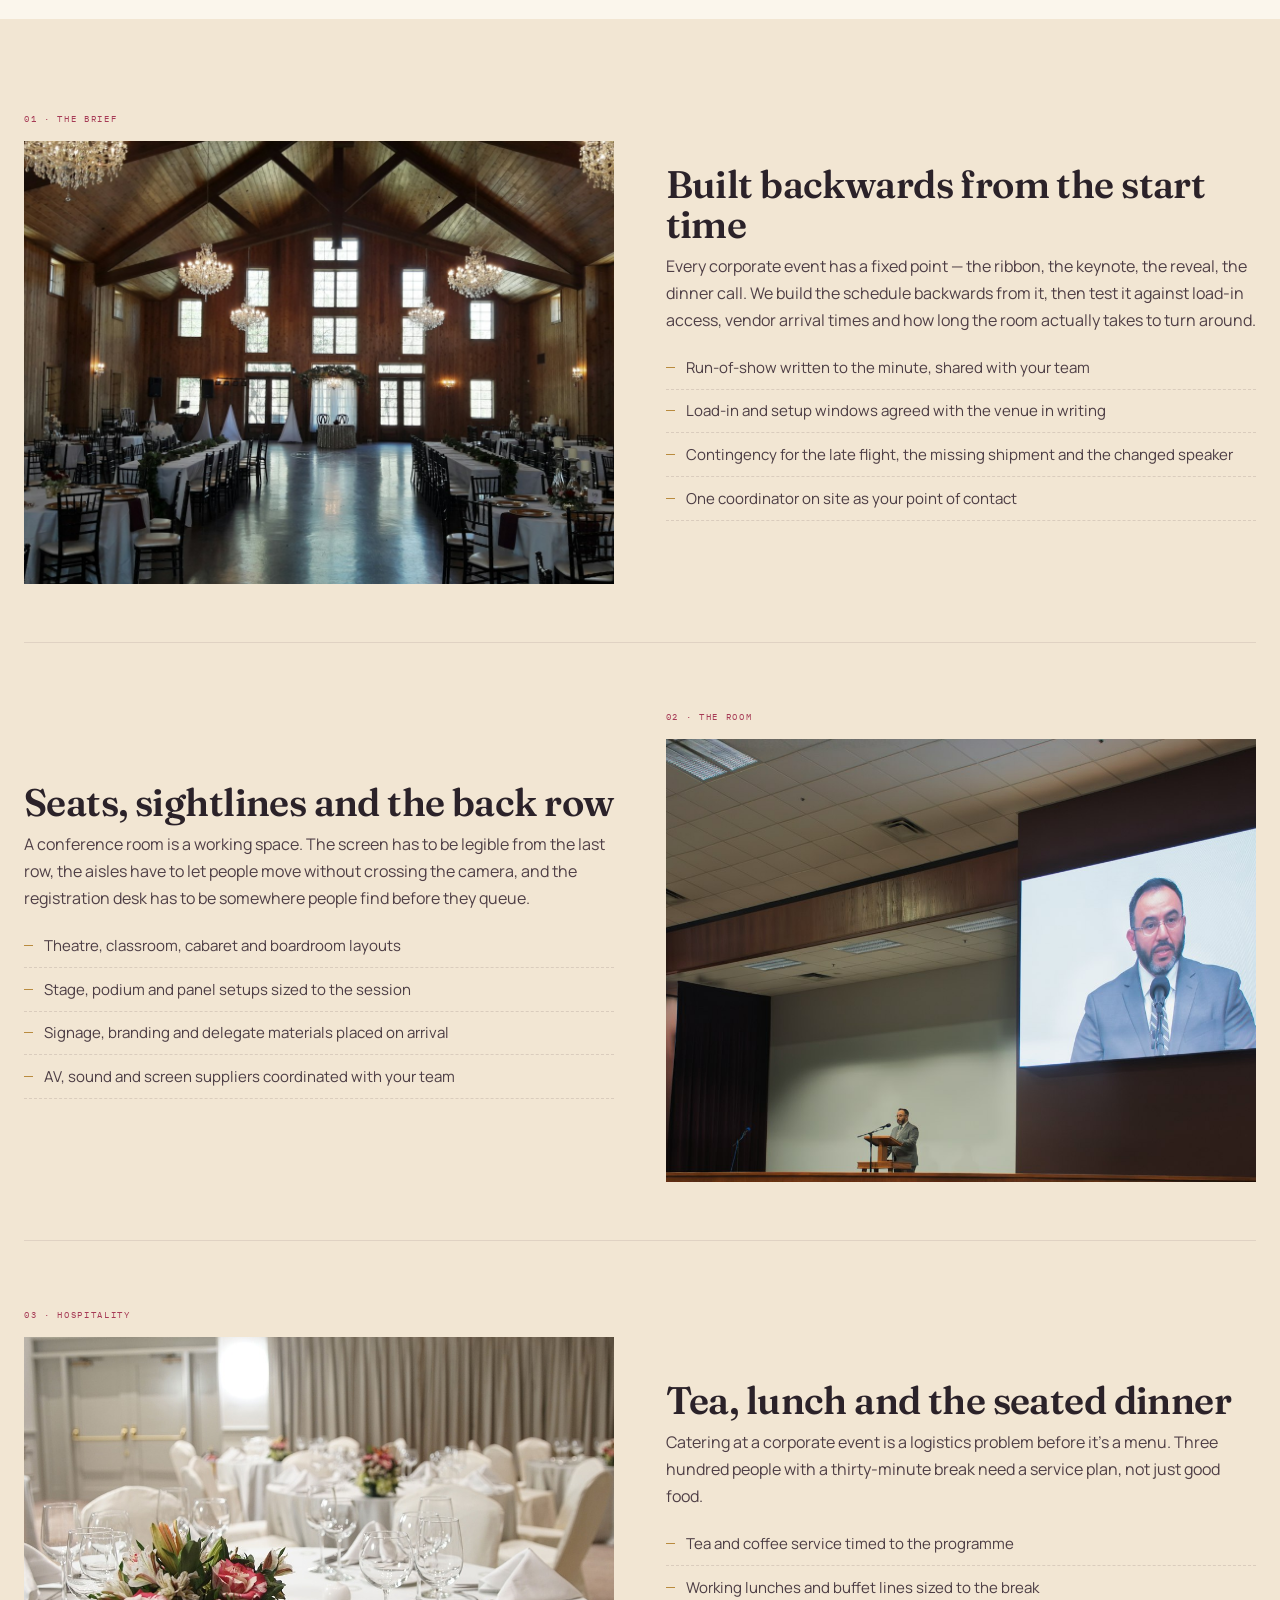
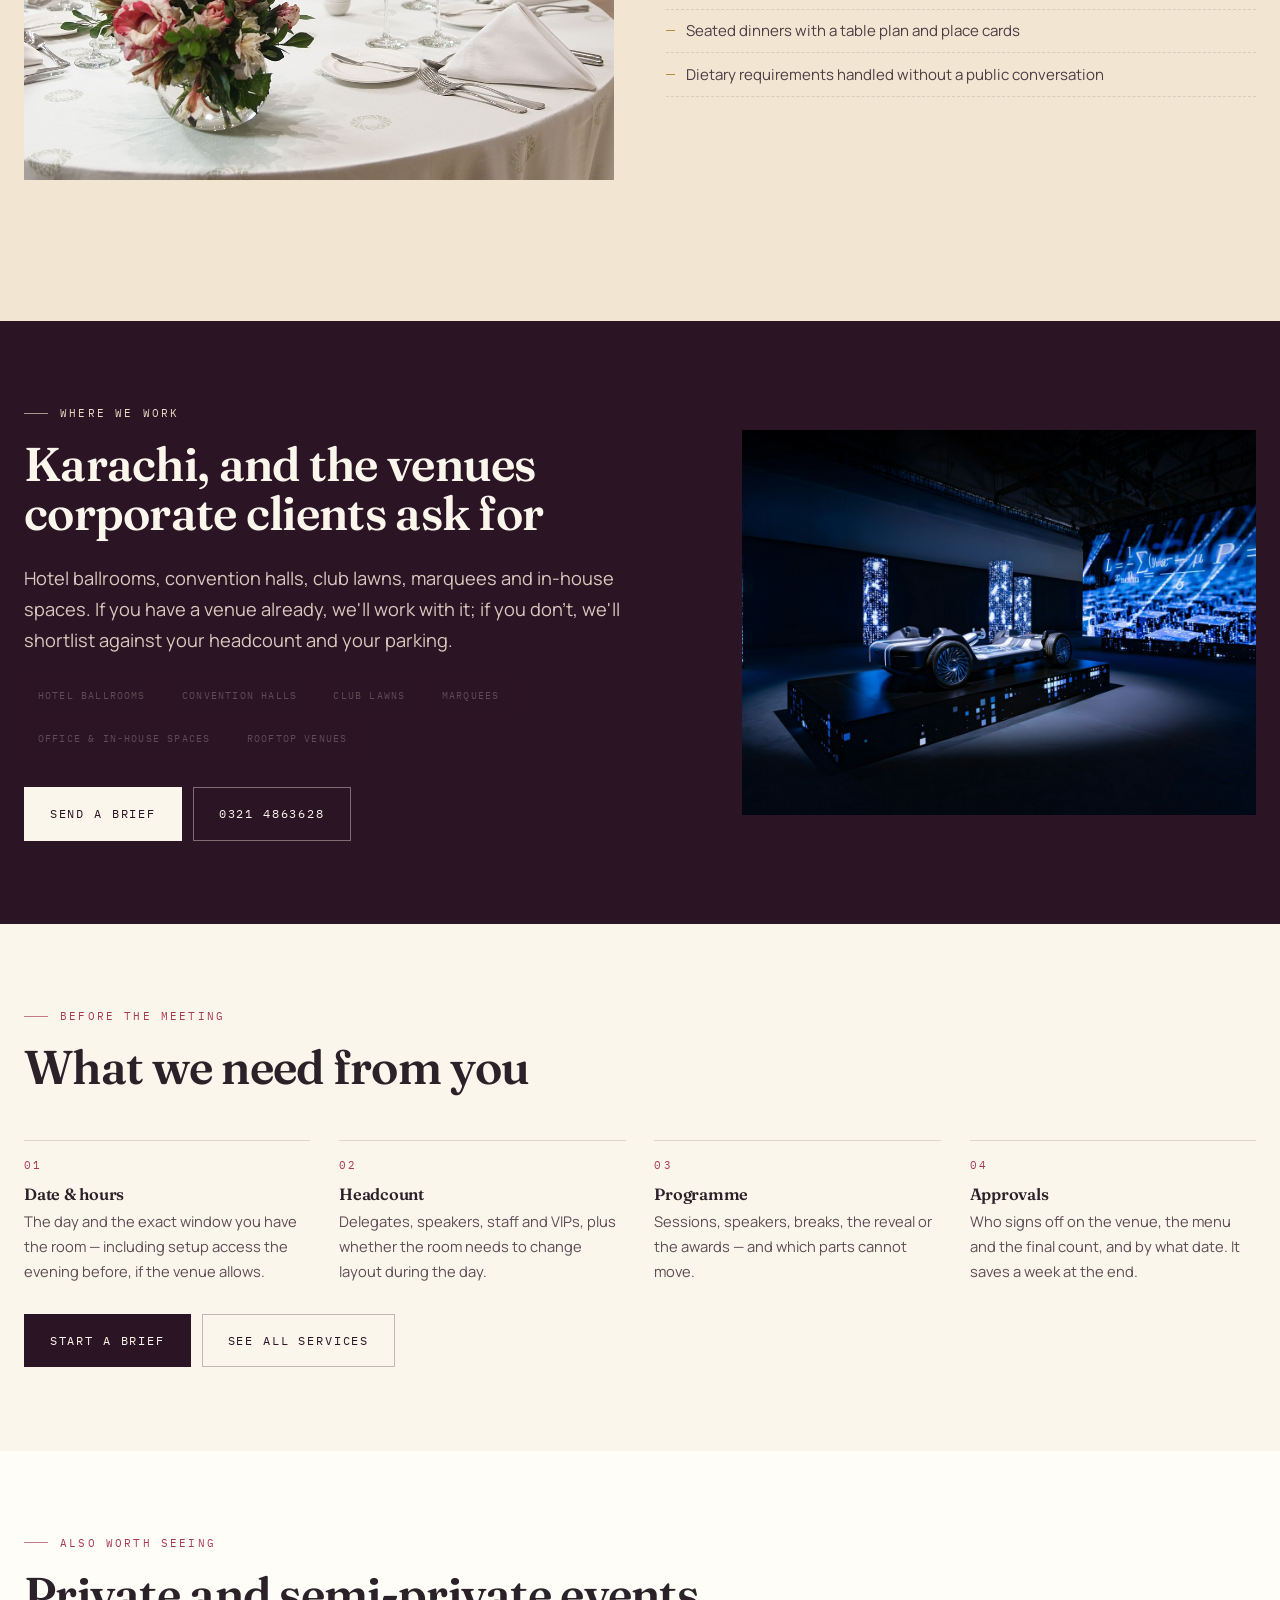
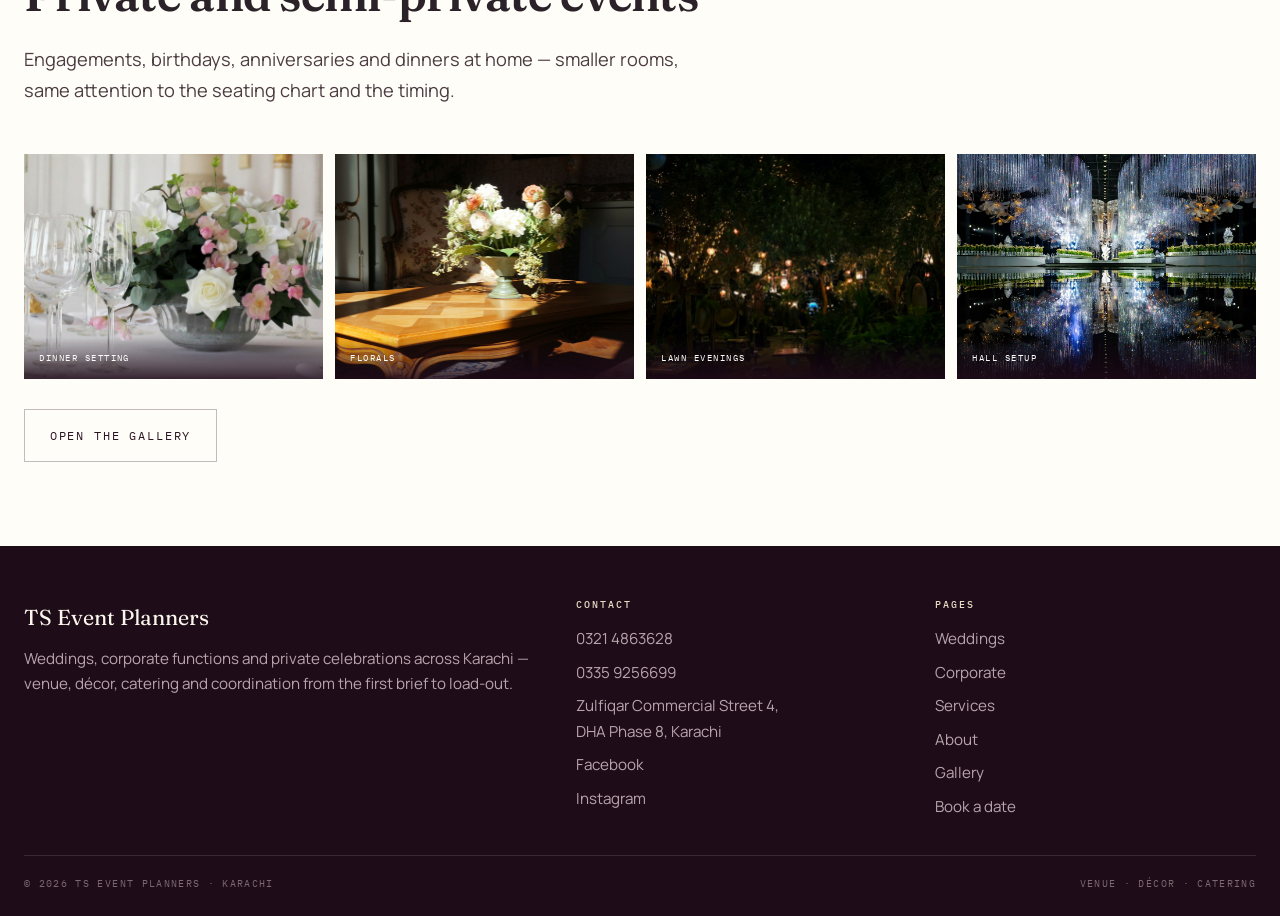
<file: corporate.html>
<!DOCTYPE html>
<html lang="en">
<head>
  <meta charset="utf-8" />
  <meta name="viewport" content="width=device-width, initial-scale=1" />
  <title>Corporate Events — Conferences, Launches &amp; Award Nights | TS Event Planners</title>
  <meta name="description" content="Corporate event management in Karachi: conferences, AGMs, office functions, government events, product launches and award nights. TS Event Planners, DHA Phase 8. Call 0321 4863628." />
  <link rel="preconnect" href="https://fonts.googleapis.com" />
  <link rel="preconnect" href="https://fonts.gstatic.com" crossorigin />
  <link href="https://fonts.googleapis.com/css2?family=Fraunces:ital,opsz,wght@0,9..144,400;0,9..144,600;0,9..144,700;1,9..144,400;1,9..144,600&family=Manrope:wght@400;500;600;700&family=IBM+Plex+Mono:wght@400;500&display=swap" rel="stylesheet" />
  <link rel="stylesheet" href="styles.css" />
  <link rel="stylesheet" href="pages.css" />
</head>
<body>

  <header class="site-header">
    <div class="wrap header-inner">
      <a class="brand" href="index.html" aria-label="TS Event Planners home">
        <span class="brand-mark">TS</span>
        <span class="brand-text">
          <span class="brand-name">TS Event Planners</span>
          <span class="brand-sub">Karachi · Weddings &amp; Corporate</span>
        </span>
      </a>
      <nav class="nav" aria-label="Main">
        <a href="index.html">Home</a>
        <a href="weddings.html">Weddings</a>
        <a href="corporate.html" aria-current="page">Corporate</a>
        <a href="services.html">Services</a>
        <a href="about.html">About</a>
        <a href="gallery.html">Gallery</a>
        <a href="book.html">Book a date</a>
      </nav>
      <div class="header-cta">
        <a class="header-phone" href="tel:+923214863628">0321 4863628</a>
        <button class="nav-toggle" type="button" aria-expanded="false" aria-controls="nav">Menu</button>
      </div>
    </div>
  </header>

  <section class="page-hero">
    <div class="wrap page-hero-grid">
      <div>
        <p class="crumbs"><a href="index.html">Home</a> / Corporate</p>
        <p class="label">Conferences · launches · award nights</p>
        <h1>Events that have to start on time</h1>
        <p>
          Conferences, AGMs, dealer meets, office functions, government events and product
          launches — planned around a schedule that other people depend on.
        </p>
      </div>
      <div class="page-hero-media">
        <img src="images/corporate.jpg" alt="Conference stage with a speaker in front of a seated audience" />
      </div>
    </div>
  </section>

  <section class="section">
    <div class="wrap">
      <div class="section-head reveal">
        <p class="label">Formats</p>
        <h2>Six briefs we're asked for most</h2>
        <p class="lede">
          Corporate work is judged on things guests never mention: registration that moves,
          sessions that start on the minute, lunch that's ready when it was promised, and a room
          that can absorb a change of plan at four in the afternoon.
        </p>
      </div>

      <div class="format-grid">
        <div class="format reveal">
          <h3>Conferences &amp; seminars</h3>
          <p>Registration desks, seating layouts, speaker support and session changeovers that happen in the tea break rather than during the talk.</p>
        </div>
        <div class="format reveal">
          <h3>AGMs &amp; board meetings</h3>
          <p>Formal seating, papers and signage in place before the directors arrive, and a room that stays quiet for the minutes.</p>
        </div>
        <div class="format reveal">
          <h3>Product launches</h3>
          <p>The reveal is seconds long. We rehearse the cue — lights, screens, the walk-on — until it lands the same way twice.</p>
        </div>
        <div class="format reveal">
          <h3>Award nights &amp; annual dinners</h3>
          <p>Trophies in order, names pronounced correctly, winners finding the stage without a search party, and dinner served hot.</p>
        </div>
        <div class="format reveal">
          <h3>Government &amp; institutional events</h3>
          <p>Protocol seating, security and access coordination, and a programme that accommodates a late arrival without collapsing.</p>
        </div>
        <div class="format reveal">
          <h3>Office functions &amp; team days</h3>
          <p>In-house celebrations, farewells and family days where the venue, food and timing all have to fit around a working day.</p>
        </div>
      </div>
    </div>
  </section>

  <section class="section section--sand">
    <div class="wrap">
      <article class="detail">
        <div class="detail-media reveal">
          <span class="tag">01 · The brief</span>
          <img src="images/room.jpg" alt="Large event hall set with tables and chandeliers" loading="lazy" />
        </div>
        <div class="detail-body reveal">
          <h2>Built backwards from the start time</h2>
          <p>
            Every corporate event has a fixed point — the ribbon, the keynote, the reveal, the
            dinner call. We build the schedule backwards from it, then test it against load-in
            access, vendor arrival times and how long the room actually takes to turn around.
          </p>
          <ul class="tick-list">
            <li>Run-of-show written to the minute, shared with your team</li>
            <li>Load-in and setup windows agreed with the venue in writing</li>
            <li>Contingency for the late flight, the missing shipment and the changed speaker</li>
            <li>One coordinator on site as your point of contact</li>
          </ul>
        </div>
      </article>

      <article class="detail detail--flip">
        <div class="detail-media reveal">
          <span class="tag">02 · The room</span>
          <img src="images/corporate.jpg" alt="Conference hall with audience and stage" loading="lazy" />
        </div>
        <div class="detail-body reveal">
          <h2>Seats, sightlines and the back row</h2>
          <p>
            A conference room is a working space. The screen has to be legible from the last row,
            the aisles have to let people move without crossing the camera, and the registration
            desk has to be somewhere people find before they queue.
          </p>
          <ul class="tick-list">
            <li>Theatre, classroom, cabaret and boardroom layouts</li>
            <li>Stage, podium and panel setups sized to the session</li>
            <li>Signage, branding and delegate materials placed on arrival</li>
            <li>AV, sound and screen suppliers coordinated with your team</li>
          </ul>
        </div>
      </article>

      <article class="detail">
        <div class="detail-media reveal">
          <span class="tag">03 · Hospitality</span>
          <img src="images/ballroom.jpg" alt="Formal dinner tables laid for a corporate dinner" loading="lazy" />
        </div>
        <div class="detail-body reveal">
          <h2>Tea, lunch and the seated dinner</h2>
          <p>
            Catering at a corporate event is a logistics problem before it's a menu. Three hundred
            people with a thirty-minute break need a service plan, not just good food.
          </p>
          <ul class="tick-list">
            <li>Tea and coffee service timed to the programme</li>
            <li>Working lunches and buffet lines sized to the break</li>
            <li>Seated dinners with a table plan and place cards</li>
            <li>Dietary requirements handled without a public conversation</li>
          </ul>
        </div>
      </article>
    </div>
  </section>

  <section class="section section--plum">
    <div class="wrap split split--wide-left">
      <div class="reveal">
        <p class="label">Where we work</p>
        <h2>Karachi, and the venues corporate clients ask for</h2>
        <p class="lede">
          Hotel ballrooms, convention halls, club lawns, marquees and in-house spaces. If you have
          a venue already, we'll work with it; if you don't, we'll shortlist against your headcount
          and your parking.
        </p>
        <ul class="venue-list">
          <li>Hotel ballrooms</li>
          <li>Convention halls</li>
          <li>Club lawns</li>
          <li>Marquees</li>
          <li>Office &amp; in-house spaces</li>
          <li>Rooftop venues</li>
        </ul>
        <div class="btn-row">
          <a class="btn btn--light" href="book.html">Send a brief</a>
          <a class="btn btn--outline-light" href="tel:+923214863628">0321 4863628</a>
        </div>
      </div>
      <div class="split-media reveal">
        <img src="images/launch.jpg" alt="Product launch set on a stage with a car and lit screens" loading="lazy" style="aspect-ratio:4/3;object-fit:cover" />
      </div>
    </div>
  </section>

  <section class="section">
    <div class="wrap">
      <div class="section-head reveal">
        <p class="label">Before the meeting</p>
        <h2>What we need from you</h2>
      </div>
      <div class="steps">
        <div class="step reveal">
          <h4>Date &amp; hours</h4>
          <p>The day and the exact window you have the room — including setup access the evening before, if the venue allows.</p>
        </div>
        <div class="step reveal">
          <h4>Headcount</h4>
          <p>Delegates, speakers, staff and VIPs, plus whether the room needs to change layout during the day.</p>
        </div>
        <div class="step reveal">
          <h4>Programme</h4>
          <p>Sessions, speakers, breaks, the reveal or the awards — and which parts cannot move.</p>
        </div>
        <div class="step reveal">
          <h4>Approvals</h4>
          <p>Who signs off on the venue, the menu and the final count, and by what date. It saves a week at the end.</p>
        </div>
      </div>
      <div class="btn-row">
        <a class="btn" href="book.html">Start a brief</a>
        <a class="btn btn--ghost" href="services.html">See all services</a>
      </div>
    </div>
  </section>

  <section class="section section--paper">
    <div class="wrap">
      <div class="section-head reveal">
        <p class="label">Also worth seeing</p>
        <h2>Private and semi-private events</h2>
        <p class="lede">
          Engagements, birthdays, anniversaries and dinners at home — smaller rooms, same attention
          to the seating chart and the timing.
        </p>
      </div>
      <div class="gallery">
        <figure class="gallery-item reveal">
          <img src="images/tablescape.jpg" alt="Table set with roses and glassware" loading="lazy" />
          <figcaption>Dinner setting</figcaption>
        </figure>
        <figure class="gallery-item reveal">
          <img src="images/flowers.jpg" alt="Fresh flowers arranged for a table" loading="lazy" />
          <figcaption>Florals</figcaption>
        </figure>
        <figure class="gallery-item reveal">
          <img src="images/marquee2.jpg" alt="Garden with lanterns and fairy lights at night" loading="lazy" />
          <figcaption>Lawn evenings</figcaption>
        </figure>
        <figure class="gallery-item reveal">
          <img src="images/hall.jpg" alt="Hall dressed for an evening event" loading="lazy" />
          <figcaption>Hall setup</figcaption>
        </figure>
      </div>
      <div class="btn-row">
        <a class="btn btn--ghost" href="gallery.html">Open the gallery</a>
      </div>
    </div>
  </section>

  <footer class="site-footer">
    <div class="wrap">
      <div class="footer-grid">
        <div>
          <p class="footer-brand">TS Event Planners</p>
          <p>Weddings, corporate functions and private celebrations across Karachi — venue, décor, catering and coordination from the first brief to load-out.</p>
        </div>
        <div>
          <h4>Contact</h4>
          <ul class="footer-list">
            <li><a href="tel:+923214863628">0321 4863628</a></li>
            <li><a href="tel:+923359256699">0335 9256699</a></li>
            <li>Zulfiqar Commercial Street 4,<br />DHA Phase 8, Karachi</li>
            <li><a href="https://www.facebook.com/tseventplanners" target="_blank" rel="noopener">Facebook</a></li>
            <li><a href="https://www.instagram.com/tseventplanners" target="_blank" rel="noopener">Instagram</a></li>
          </ul>
        </div>
        <div>
          <h4>Pages</h4>
          <ul class="footer-list">
            <li><a href="weddings.html">Weddings</a></li>
            <li><a href="corporate.html">Corporate</a></li>
            <li><a href="services.html">Services</a></li>
            <li><a href="about.html">About</a></li>
            <li><a href="gallery.html">Gallery</a></li>
            <li><a href="book.html">Book a date</a></li>
          </ul>
        </div>
      </div>
      <div class="footer-bottom">
        <span>© <span data-year>2026</span> TS Event Planners · Karachi</span>
        <span>Venue · Décor · Catering</span>
      </div>
    </div>
  </footer>

  <script src="script.js"></script>
</body>
</html>
</file>
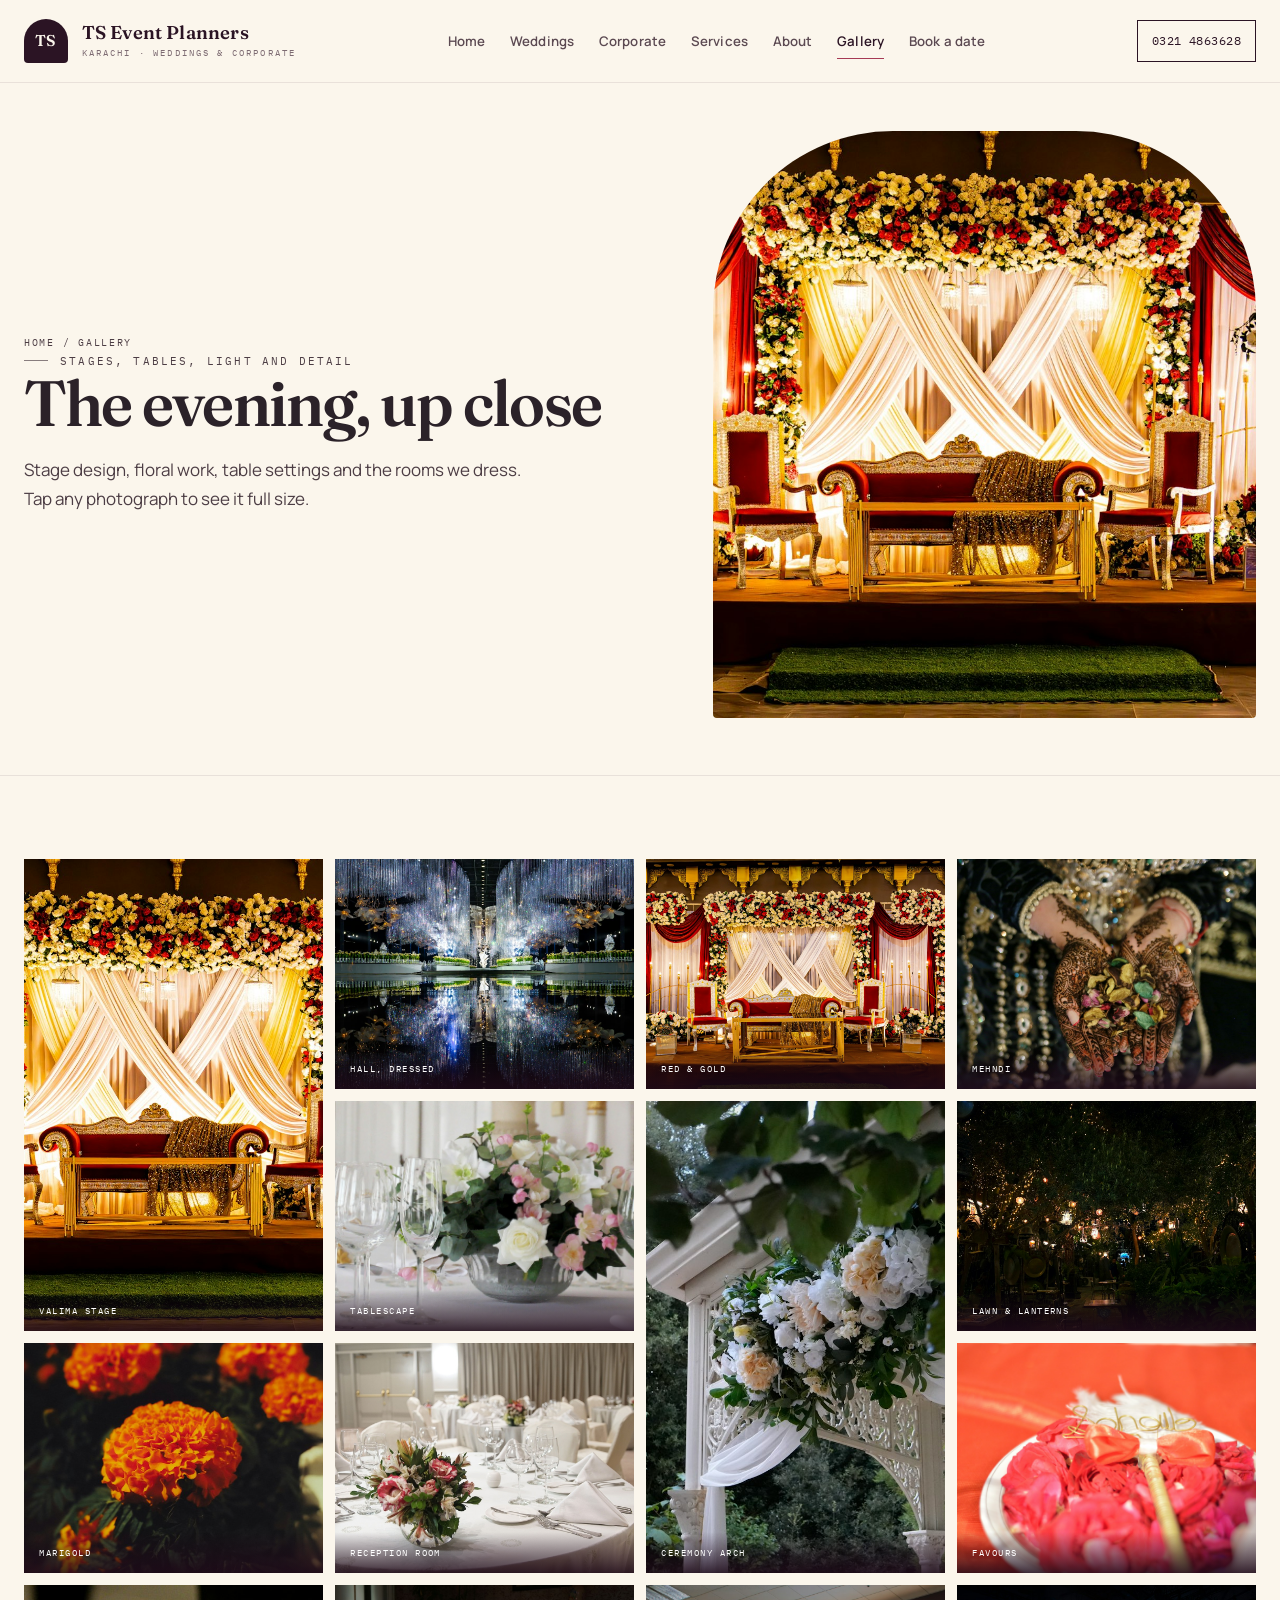
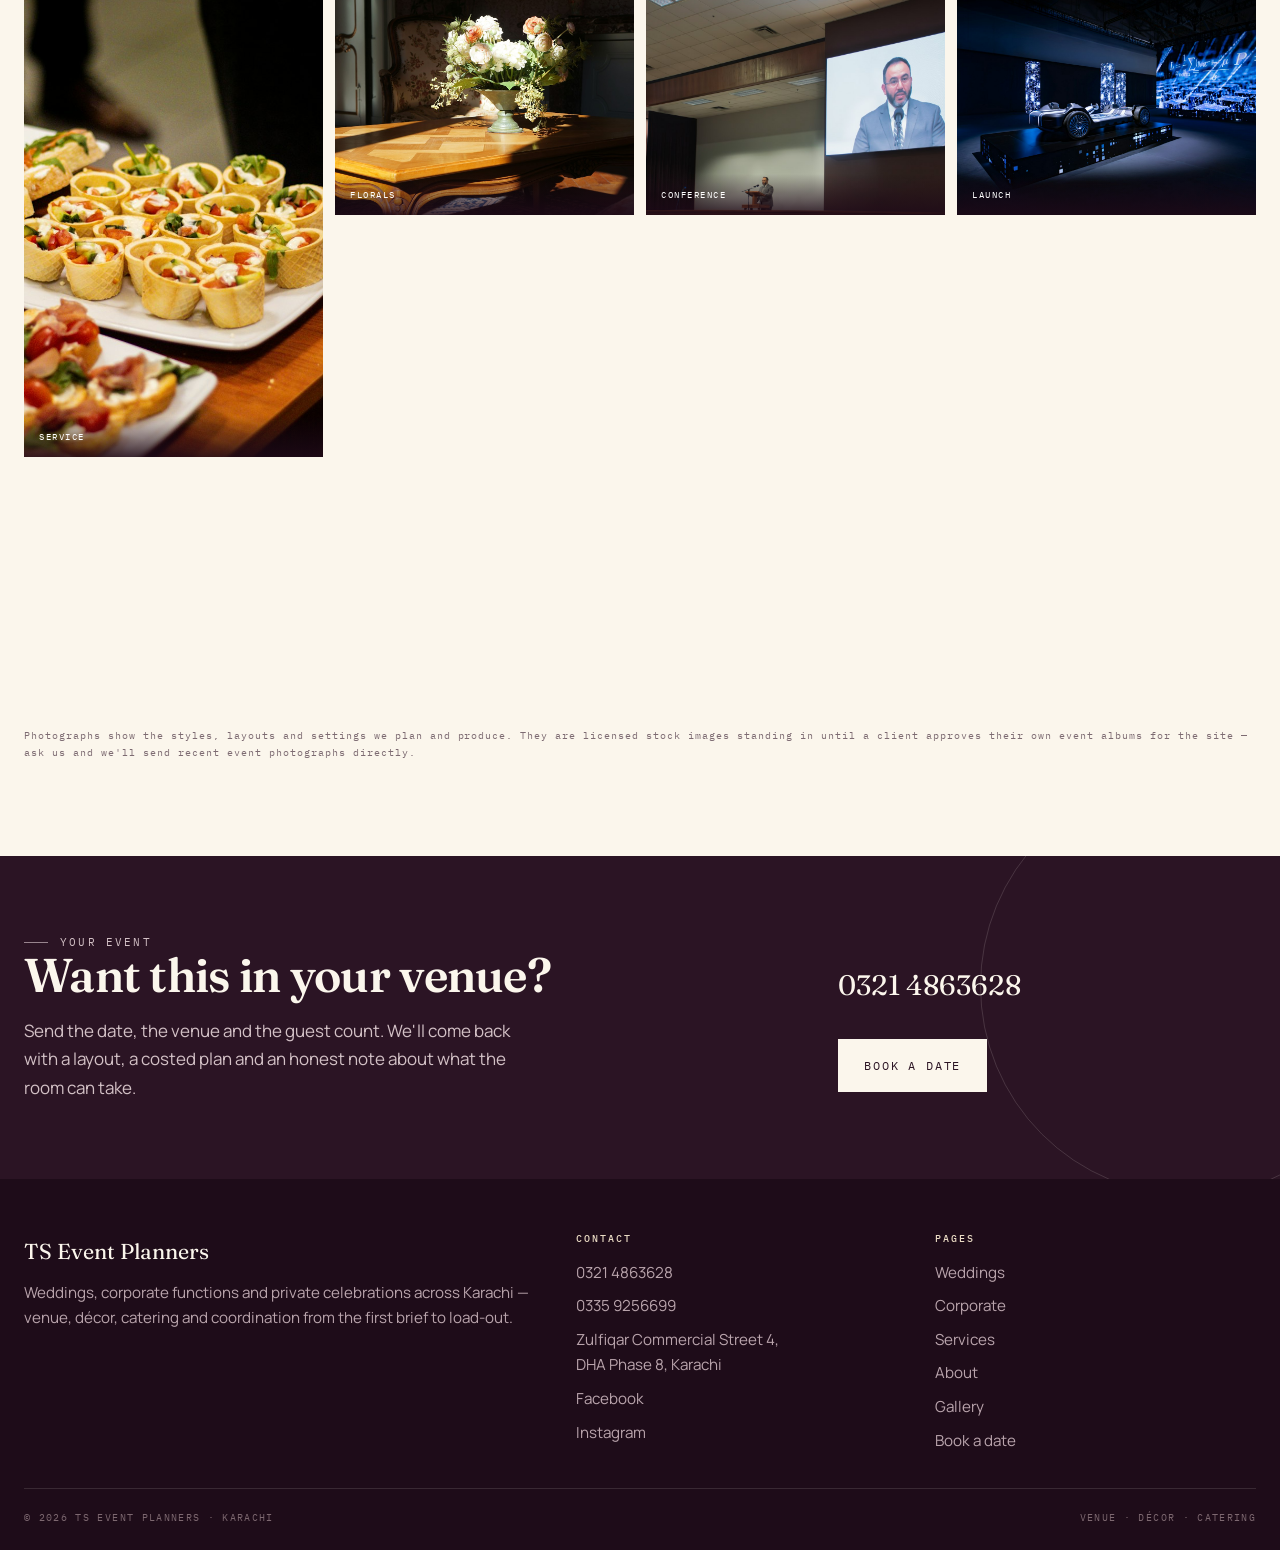
<file: gallery.html>
<!DOCTYPE html>
<html lang="en">
<head>
  <meta charset="utf-8" />
  <meta name="viewport" content="width=device-width, initial-scale=1" />
  <title>Gallery — Stages, Tables &amp; Settings | TS Event Planners</title>
  <meta name="description" content="A gallery of wedding stages, table settings, décor and corporate event setups in Karachi from TS Event Planners." />
  <link rel="preconnect" href="https://fonts.googleapis.com" />
  <link rel="preconnect" href="https://fonts.gstatic.com" crossorigin />
  <link href="https://fonts.googleapis.com/css2?family=Fraunces:ital,opsz,wght@0,9..144,400;0,9..144,600;0,9..144,700;1,9..144,400;1,9..144,600&family=Manrope:wght@400;500;600;700&family=IBM+Plex+Mono:wght@400;500&display=swap" rel="stylesheet" />
  <link rel="stylesheet" href="styles.css" />
  <link rel="stylesheet" href="pages.css" />
</head>
<body>

  <header class="site-header">
    <div class="wrap header-inner">
      <a class="brand" href="index.html" aria-label="TS Event Planners home">
        <span class="brand-mark">TS</span>
        <span class="brand-text">
          <span class="brand-name">TS Event Planners</span>
          <span class="brand-sub">Karachi · Weddings &amp; Corporate</span>
        </span>
      </a>
      <nav class="nav" aria-label="Main">
        <a href="index.html">Home</a>
        <a href="weddings.html">Weddings</a>
        <a href="corporate.html">Corporate</a>
        <a href="services.html">Services</a>
        <a href="about.html">About</a>
        <a href="gallery.html" aria-current="page">Gallery</a>
        <a href="book.html">Book a date</a>
      </nav>
      <div class="header-cta">
        <a class="header-phone" href="tel:+923214863628">0321 4863628</a>
        <button class="nav-toggle" type="button" aria-expanded="false" aria-controls="nav">Menu</button>
      </div>
    </div>
  </header>

  <section class="page-hero">
    <div class="wrap page-hero-grid">
      <div>
        <p class="crumbs"><a href="index.html">Home</a> / Gallery</p>
        <p class="label">Stages, tables, light and detail</p>
        <h1>The evening, up close</h1>
        <p>
          Stage design, floral work, table settings and the rooms we dress. Tap any photograph to
          see it full size.
        </p>
      </div>
      <div class="page-hero-media">
        <img src="images/stage2.jpg" alt="Wedding stage dressed in roses, drapes and gold furniture" />
      </div>
    </div>
  </section>

  <section class="section">
    <div class="wrap">
      <div class="masonry">
        <figure class="gallery-item reveal">
          <img src="images/stage2.jpg" alt="Wedding stage with a gold sofa, red roses and drapery" loading="lazy" />
          <figcaption>Valima stage</figcaption>
        </figure>
        <figure class="gallery-item reveal">
          <img src="images/hall.jpg" alt="Wedding hall with chandeliers and dressed tables" loading="lazy" />
          <figcaption>Hall, dressed</figcaption>
        </figure>
        <figure class="gallery-item reveal">
          <img src="images/stage.jpg" alt="Red and gold wedding stage with floral backdrop" loading="lazy" />
          <figcaption>Red &amp; gold</figcaption>
        </figure>
        <figure class="gallery-item reveal">
          <img src="images/mehndi2.jpg" alt="Bride's hands covered in henna" loading="lazy" />
          <figcaption>Mehndi</figcaption>
        </figure>
        <figure class="gallery-item reveal">
          <img src="images/tablescape.jpg" alt="Centrepiece of white roses with wine glasses" loading="lazy" />
          <figcaption>Tablescape</figcaption>
        </figure>
        <figure class="gallery-item reveal">
          <img src="images/gate.jpg" alt="White gazebo decorated with flowers and drapes" loading="lazy" />
          <figcaption>Ceremony arch</figcaption>
        </figure>
        <figure class="gallery-item reveal">
          <img src="images/marquee2.jpg" alt="Outdoor garden with fairy lights and lanterns at night" loading="lazy" />
          <figcaption>Lawn &amp; lanterns</figcaption>
        </figure>
        <figure class="gallery-item reveal">
          <img src="images/mehndi.jpg" alt="Marigold flowers in close-up" loading="lazy" />
          <figcaption>Marigold</figcaption>
        </figure>
        <figure class="gallery-item reveal">
          <img src="images/ballroom.jpg" alt="Ballroom laid out for a formal dinner" loading="lazy" />
          <figcaption>Reception room</figcaption>
        </figure>
        <figure class="gallery-item reveal">
          <img src="images/desi.jpg" alt="Wedding favour plate decorated with red roses" loading="lazy" />
          <figcaption>Favours</figcaption>
        </figure>
        <figure class="gallery-item reveal">
          <img src="images/catering.jpg" alt="Canapés laid out for guests" loading="lazy" />
          <figcaption>Service</figcaption>
        </figure>
        <figure class="gallery-item reveal">
          <img src="images/flowers.jpg" alt="Fresh flowers arranged for a table" loading="lazy" />
          <figcaption>Florals</figcaption>
        </figure>
        <figure class="gallery-item reveal">
          <img src="images/corporate.jpg" alt="Conference stage with a speaker and audience" loading="lazy" />
          <figcaption>Conference</figcaption>
        </figure>
        <figure class="gallery-item reveal">
          <img src="images/launch.jpg" alt="Product launch set with lit screens" loading="lazy" />
          <figcaption>Launch</figcaption>
        </figure>
        <figure class="gallery-item reveal">
          <img src="images/room.jpg" alt="Large hall set with tables and chandeliers" loading="lazy" />
          <figcaption>Before doors</figcaption>
        </figure>
        <figure class="gallery-item reveal">
          <img src="images/baraat.jpg" alt="Wedding procession in black and white" loading="lazy" />
          <figcaption>Baraat</figcaption>
        </figure>
        <figure class="gallery-item reveal">
          <img src="images/planner.jpg" alt="Planning desk with notebook and calendar" loading="lazy" />
          <figcaption>The plan</figcaption>
        </figure>
        <figure class="gallery-item reveal">
          <img src="images/hero.jpg" alt="Long banquet tables under strings of lights" loading="lazy" />
          <figcaption>Long-table dinner</figcaption>
        </figure>
      </div>
      <p class="gallery-note">
        Photographs show the styles, layouts and settings we plan and produce. They are licensed
        stock images standing in until a client approves their own event albums for the site — ask
        us and we'll send recent event photographs directly.
      </p>
    </div>
  </section>

  <section class="cta-band">
    <div class="wrap">
      <div>
        <p class="label label--light">Your event</p>
        <h2>Want this in your venue?</h2>
        <p>
          Send the date, the venue and the guest count. We'll come back with a layout, a costed
          plan and an honest note about what the room can take.
        </p>
      </div>
      <div>
        <a class="cta-phone" href="tel:+923214863628">0321 4863628</a>
        <div class="btn-row">
          <a class="btn btn--light" href="book.html">Book a date</a>
        </div>
      </div>
    </div>
  </section>

  <footer class="site-footer">
    <div class="wrap">
      <div class="footer-grid">
        <div>
          <p class="footer-brand">TS Event Planners</p>
          <p>Weddings, corporate functions and private celebrations across Karachi — venue, décor, catering and coordination from the first brief to load-out.</p>
        </div>
        <div>
          <h4>Contact</h4>
          <ul class="footer-list">
            <li><a href="tel:+923214863628">0321 4863628</a></li>
            <li><a href="tel:+923359256699">0335 9256699</a></li>
            <li>Zulfiqar Commercial Street 4,<br />DHA Phase 8, Karachi</li>
            <li><a href="https://www.facebook.com/tseventplanners" target="_blank" rel="noopener">Facebook</a></li>
            <li><a href="https://www.instagram.com/tseventplanners" target="_blank" rel="noopener">Instagram</a></li>
          </ul>
        </div>
        <div>
          <h4>Pages</h4>
          <ul class="footer-list">
            <li><a href="weddings.html">Weddings</a></li>
            <li><a href="corporate.html">Corporate</a></li>
            <li><a href="services.html">Services</a></li>
            <li><a href="about.html">About</a></li>
            <li><a href="gallery.html">Gallery</a></li>
            <li><a href="book.html">Book a date</a></li>
          </ul>
        </div>
      </div>
      <div class="footer-bottom">
        <span>© <span data-year>2026</span> TS Event Planners · Karachi</span>
        <span>Venue · Décor · Catering</span>
      </div>
    </div>
  </footer>

  <script src="script.js"></script>
</body>
</html>
</file>
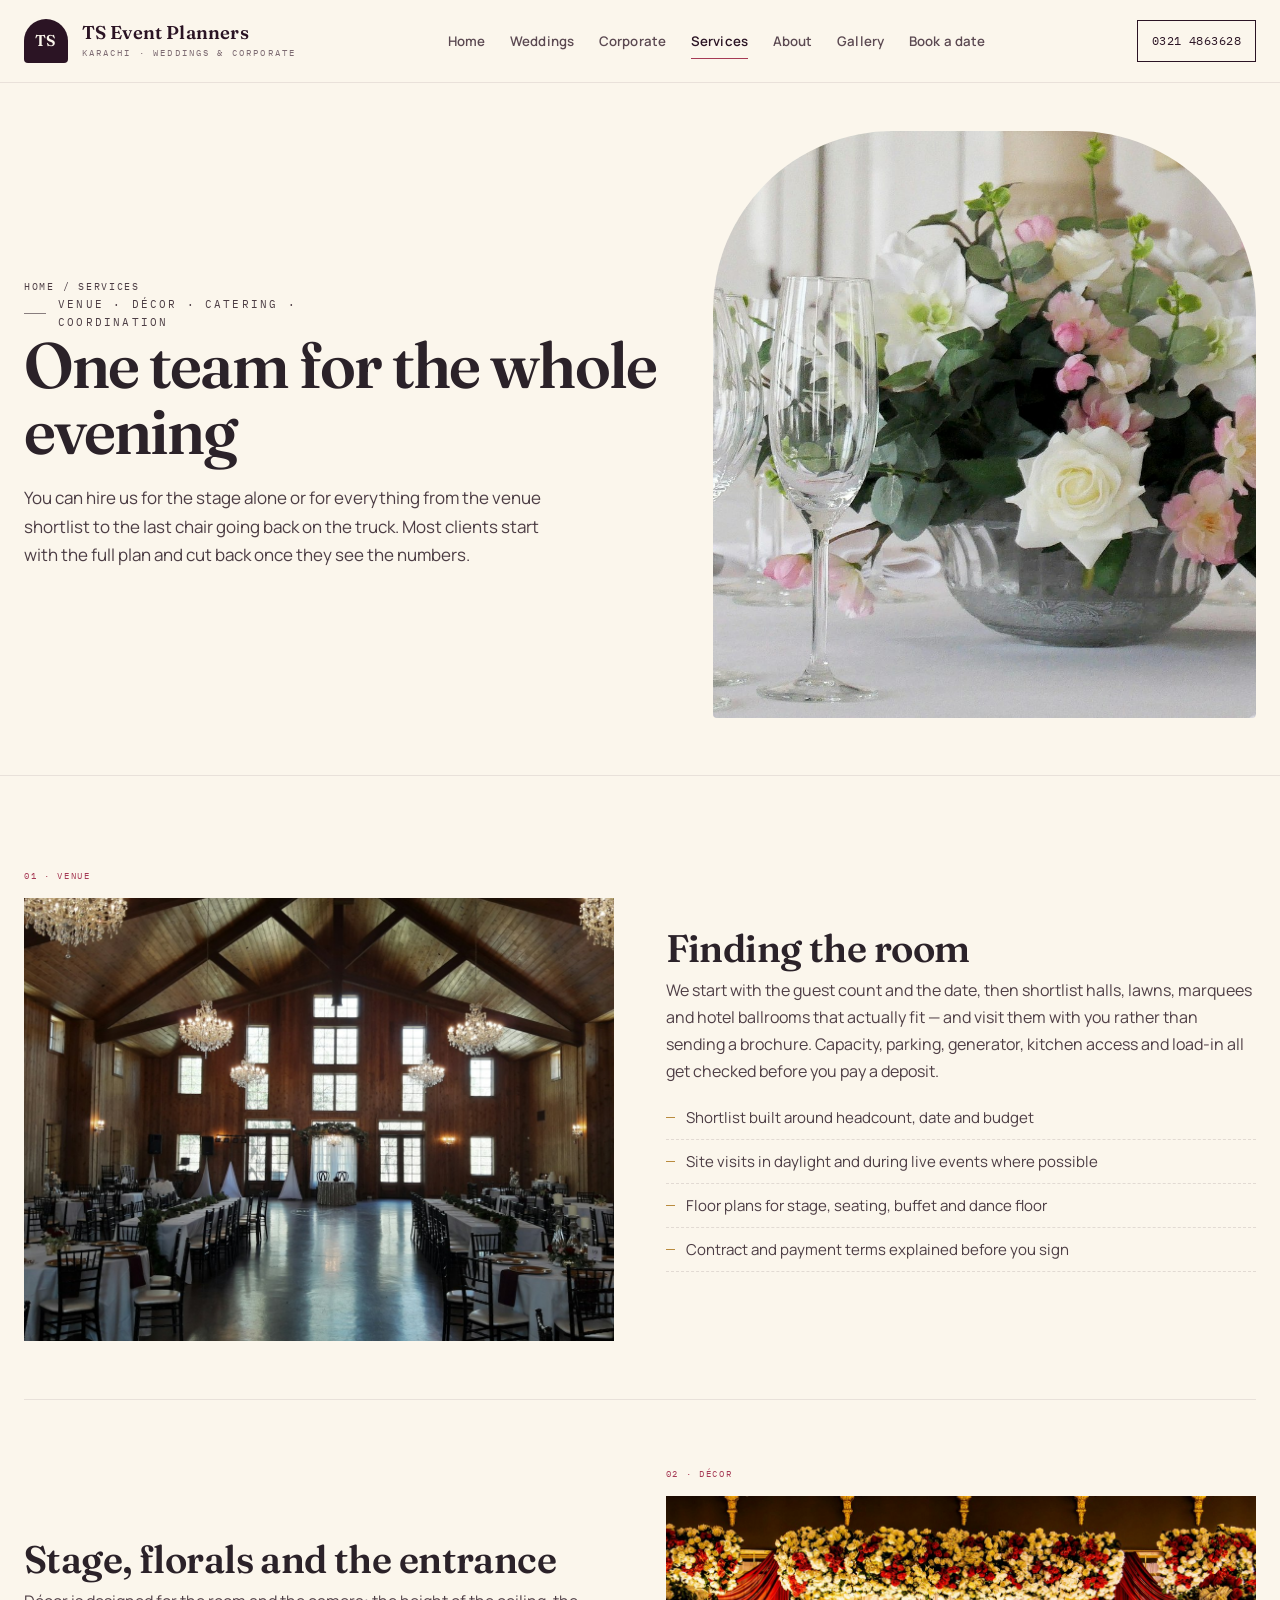
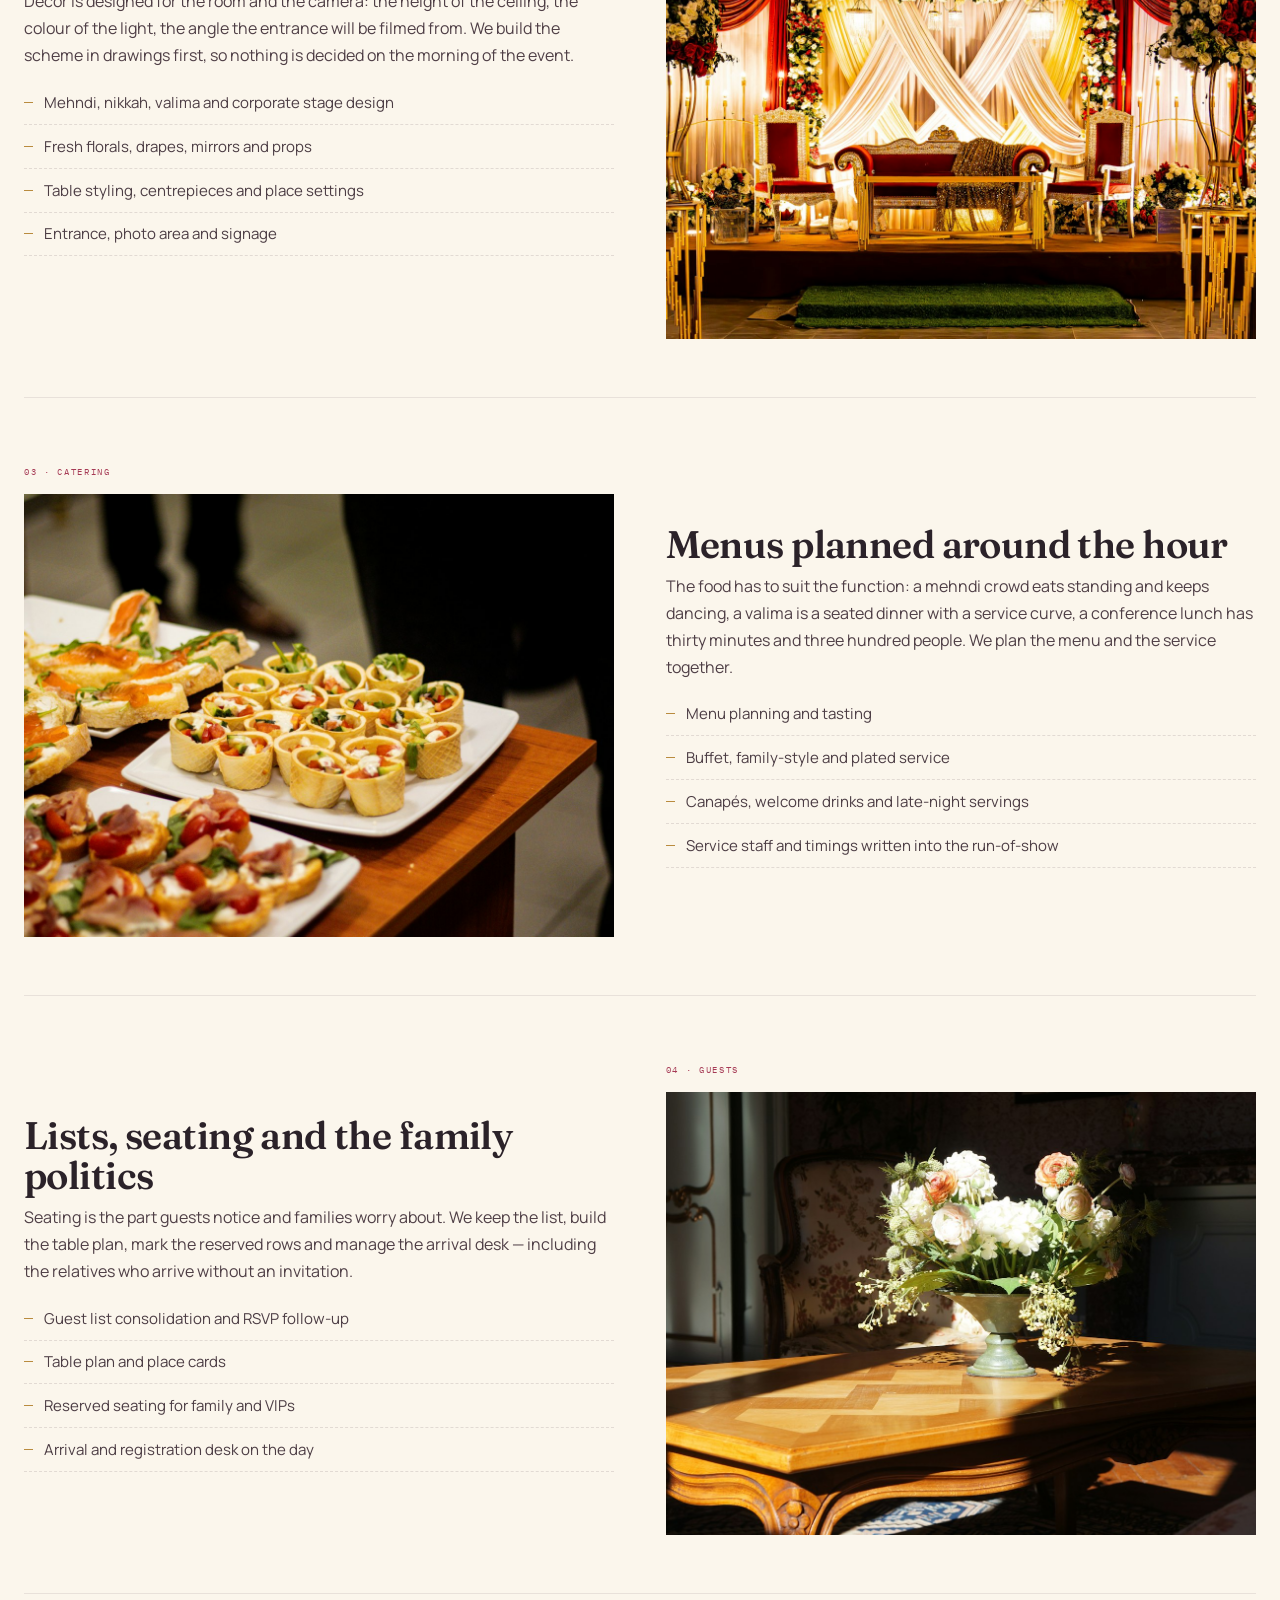
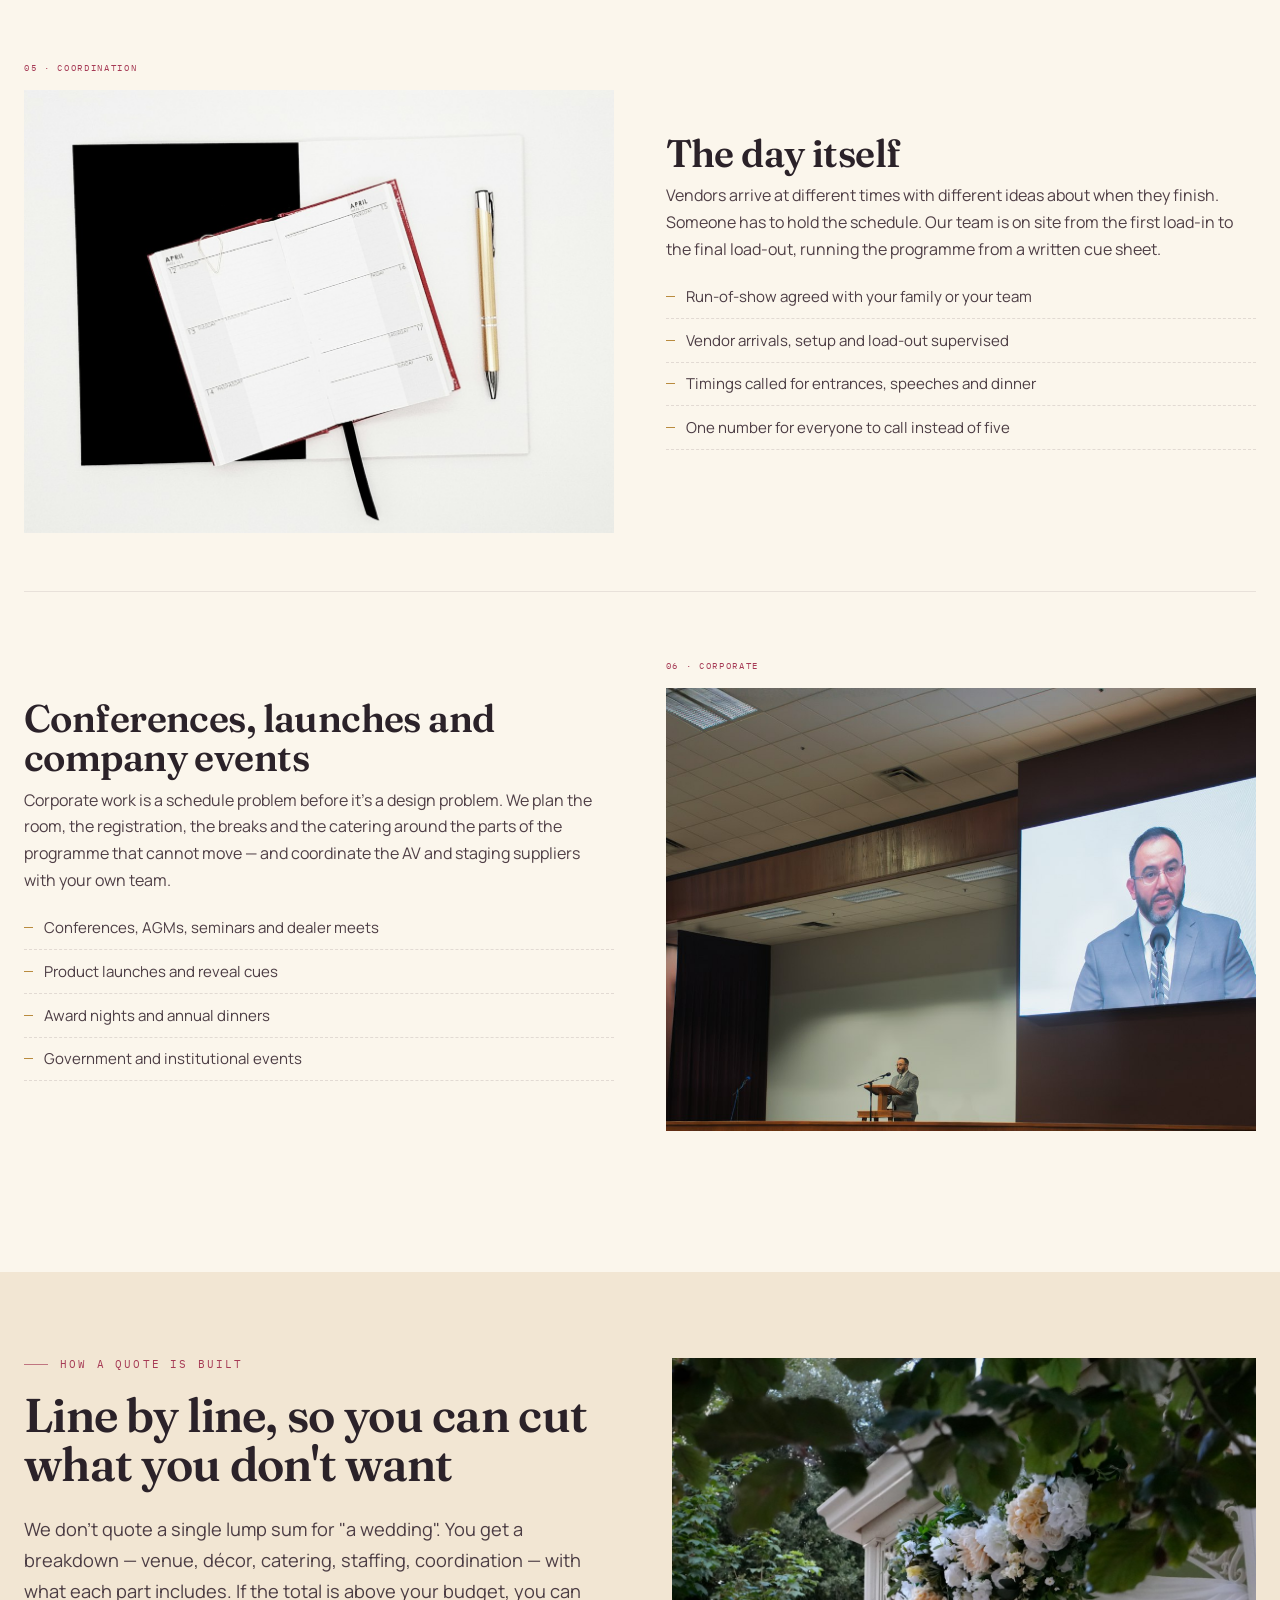
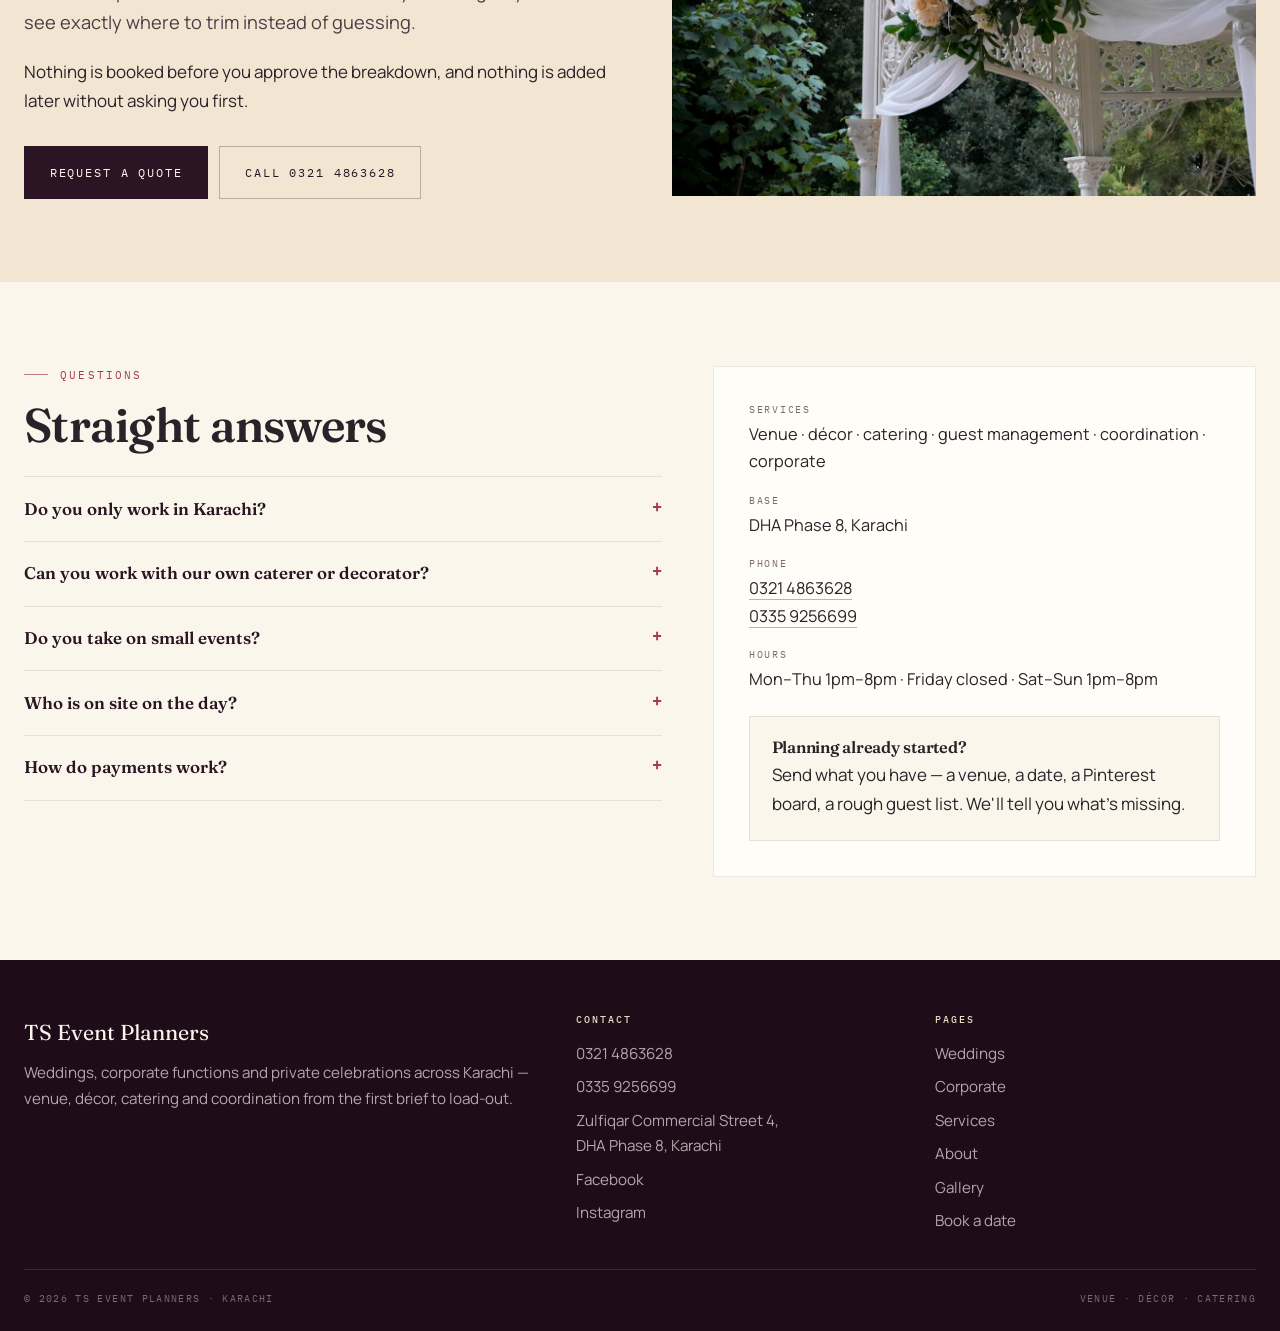
<file: services.html>
<!DOCTYPE html>
<html lang="en">
<head>
  <meta charset="utf-8" />
  <meta name="viewport" content="width=device-width, initial-scale=1" />
  <title>Services — Venue, Décor, Catering &amp; Coordination | TS Event Planners</title>
  <meta name="description" content="What TS Event Planners handles in Karachi: venue sourcing, stage and décor design, catering, guest management, day-of coordination and corporate event production. Call 0321 4863628." />
  <link rel="preconnect" href="https://fonts.googleapis.com" />
  <link rel="preconnect" href="https://fonts.gstatic.com" crossorigin />
  <link href="https://fonts.googleapis.com/css2?family=Fraunces:ital,opsz,wght@0,9..144,400;0,9..144,600;0,9..144,700;1,9..144,400;1,9..144,600&family=Manrope:wght@400;500;600;700&family=IBM+Plex+Mono:wght@400;500&display=swap" rel="stylesheet" />
  <link rel="stylesheet" href="styles.css" />
  <link rel="stylesheet" href="pages.css" />
</head>
<body>

  <header class="site-header">
    <div class="wrap header-inner">
      <a class="brand" href="index.html" aria-label="TS Event Planners home">
        <span class="brand-mark">TS</span>
        <span class="brand-text">
          <span class="brand-name">TS Event Planners</span>
          <span class="brand-sub">Karachi · Weddings &amp; Corporate</span>
        </span>
      </a>
      <nav class="nav" aria-label="Main">
        <a href="index.html">Home</a>
        <a href="weddings.html">Weddings</a>
        <a href="corporate.html">Corporate</a>
        <a href="services.html" aria-current="page">Services</a>
        <a href="about.html">About</a>
        <a href="gallery.html">Gallery</a>
        <a href="book.html">Book a date</a>
      </nav>
      <div class="header-cta">
        <a class="header-phone" href="tel:+923214863628">0321 4863628</a>
        <button class="nav-toggle" type="button" aria-expanded="false" aria-controls="nav">Menu</button>
      </div>
    </div>
  </header>

  <section class="page-hero">
    <div class="wrap page-hero-grid">
      <div>
        <p class="crumbs"><a href="index.html">Home</a> / Services</p>
        <p class="label">Venue · décor · catering · coordination</p>
        <h1>One team for the whole evening</h1>
        <p>
          You can hire us for the stage alone or for everything from the venue shortlist to the
          last chair going back on the truck. Most clients start with the full plan and cut back
          once they see the numbers.
        </p>
      </div>
      <div class="page-hero-media">
        <img src="images/tablescape.jpg" alt="Table set with a floral centrepiece and glassware" />
      </div>
    </div>
  </section>

  <section class="section">
    <div class="wrap">
      <article class="detail">
        <div class="detail-media reveal">
          <span class="tag">01 · Venue</span>
          <img src="images/room.jpg" alt="Large hall set with round tables and chandeliers" loading="lazy" />
        </div>
        <div class="detail-body reveal">
          <h2>Finding the room</h2>
          <p>
            We start with the guest count and the date, then shortlist halls, lawns, marquees and
            hotel ballrooms that actually fit — and visit them with you rather than sending a
            brochure. Capacity, parking, generator, kitchen access and load-in all get checked
            before you pay a deposit.
          </p>
          <ul class="tick-list">
            <li>Shortlist built around headcount, date and budget</li>
            <li>Site visits in daylight and during live events where possible</li>
            <li>Floor plans for stage, seating, buffet and dance floor</li>
            <li>Contract and payment terms explained before you sign</li>
          </ul>
        </div>
      </article>

      <article class="detail detail--flip">
        <div class="detail-media reveal">
          <span class="tag">02 · Décor</span>
          <img src="images/stage2.jpg" alt="Wedding stage dressed with roses, drapes and gold furniture" loading="lazy" />
        </div>
        <div class="detail-body reveal">
          <h2>Stage, florals and the entrance</h2>
          <p>
            Décor is designed for the room and the camera: the height of the ceiling, the colour of
            the light, the angle the entrance will be filmed from. We build the scheme in drawings
            first, so nothing is decided on the morning of the event.
          </p>
          <ul class="tick-list">
            <li>Mehndi, nikkah, valima and corporate stage design</li>
            <li>Fresh florals, drapes, mirrors and props</li>
            <li>Table styling, centrepieces and place settings</li>
            <li>Entrance, photo area and signage</li>
          </ul>
        </div>
      </article>

      <article class="detail">
        <div class="detail-media reveal">
          <span class="tag">03 · Catering</span>
          <img src="images/catering.jpg" alt="Buffet and canapé service prepared for guests" loading="lazy" />
        </div>
        <div class="detail-body reveal">
          <h2>Menus planned around the hour</h2>
          <p>
            The food has to suit the function: a mehndi crowd eats standing and keeps dancing, a
            valima is a seated dinner with a service curve, a conference lunch has thirty minutes
            and three hundred people. We plan the menu and the service together.
          </p>
          <ul class="tick-list">
            <li>Menu planning and tasting</li>
            <li>Buffet, family-style and plated service</li>
            <li>Canapés, welcome drinks and late-night servings</li>
            <li>Service staff and timings written into the run-of-show</li>
          </ul>
        </div>
      </article>

      <article class="detail detail--flip">
        <div class="detail-media reveal">
          <span class="tag">04 · Guests</span>
          <img src="images/flowers.jpg" alt="Fresh floral arrangement for a table" loading="lazy" />
        </div>
        <div class="detail-body reveal">
          <h2>Lists, seating and the family politics</h2>
          <p>
            Seating is the part guests notice and families worry about. We keep the list, build the
            table plan, mark the reserved rows and manage the arrival desk — including the relatives
            who arrive without an invitation.
          </p>
          <ul class="tick-list">
            <li>Guest list consolidation and RSVP follow-up</li>
            <li>Table plan and place cards</li>
            <li>Reserved seating for family and VIPs</li>
            <li>Arrival and registration desk on the day</li>
          </ul>
        </div>
      </article>

      <article class="detail">
        <div class="detail-media reveal">
          <span class="tag">05 · Coordination</span>
          <img src="images/planner.jpg" alt="Planner's desk with a calendar and notebook" loading="lazy" />
        </div>
        <div class="detail-body reveal">
          <h2>The day itself</h2>
          <p>
            Vendors arrive at different times with different ideas about when they finish. Someone
            has to hold the schedule. Our team is on site from the first load-in to the final
            load-out, running the programme from a written cue sheet.
          </p>
          <ul class="tick-list">
            <li>Run-of-show agreed with your family or your team</li>
            <li>Vendor arrivals, setup and load-out supervised</li>
            <li>Timings called for entrances, speeches and dinner</li>
            <li>One number for everyone to call instead of five</li>
          </ul>
        </div>
      </article>

      <article class="detail detail--flip">
        <div class="detail-media reveal">
          <span class="tag">06 · Corporate</span>
          <img src="images/corporate.jpg" alt="Conference stage with speaker and audience" loading="lazy" />
        </div>
        <div class="detail-body reveal">
          <h2>Conferences, launches and company events</h2>
          <p>
            Corporate work is a schedule problem before it's a design problem. We plan the room,
            the registration, the breaks and the catering around the parts of the programme that
            cannot move — and coordinate the AV and staging suppliers with your own team.
          </p>
          <ul class="tick-list">
            <li>Conferences, AGMs, seminars and dealer meets</li>
            <li>Product launches and reveal cues</li>
            <li>Award nights and annual dinners</li>
            <li>Government and institutional events</li>
          </ul>
        </div>
      </article>
    </div>
  </section>

  <section class="section section--sand">
    <div class="wrap split">
      <div class="reveal">
        <p class="label">How a quote is built</p>
        <h2>Line by line, so you can cut what you don't want</h2>
        <p class="lede">
          We don't quote a single lump sum for "a wedding". You get a breakdown — venue, décor,
          catering, staffing, coordination — with what each part includes. If the total is above
          your budget, you can see exactly where to trim instead of guessing.
        </p>
        <p>
          Nothing is booked before you approve the breakdown, and nothing is added later without
          asking you first.
        </p>
        <div class="btn-row">
          <a class="btn" href="book.html">Request a quote</a>
          <a class="btn btn--ghost" href="tel:+923214863628">Call 0321 4863628</a>
        </div>
      </div>
      <div class="split-media reveal">
        <img src="images/gate.jpg" alt="Floral arch and drapes for an outdoor ceremony" loading="lazy" style="aspect-ratio:4/3;object-fit:cover" />
      </div>
    </div>
  </section>

  <section class="section">
    <div class="wrap about-grid">
      <div class="reveal">
        <p class="label">Questions</p>
        <h2>Straight answers</h2>
        <div class="faq">
          <details>
            <summary>Do you only work in Karachi?</summary>
            <p>Karachi is where most of our work is, and where we can be on site quickly. For events in other cities we'll quote travel and transport openly — sometimes it makes sense, sometimes it doesn't, and we'll say so.</p>
          </details>
          <details>
            <summary>Can you work with our own caterer or decorator?</summary>
            <p>Yes. Plenty of families have a caterer they trust or a decorator they've used before. We'll coordinate them into the plan and the schedule instead of replacing them.</p>
          </details>
          <details>
            <summary>Do you take on small events?</summary>
            <p>Yes — engagements, birthdays, anniversaries and dinners at home. The scope is smaller but the planning is the same: seating, food, timing and someone on site.</p>
          </details>
          <details>
            <summary>Who is on site on the day?</summary>
            <p>Our own coordinator and support team, from setup through to load-out. You'll have their number before the event and they'll have yours.</p>
          </details>
          <details>
            <summary>How do payments work?</summary>
            <p>A booking amount to hold the date, a payment once the vendors are confirmed, and the balance before the event. The schedule is written into the quote so there are no surprises.</p>
          </details>
        </div>
      </div>
      <div class="reveal">
        <div class="info">
          <dl>
            <div><dt>Services</dt><dd>Venue · décor · catering · guest management · coordination · corporate</dd></div>
            <div><dt>Base</dt><dd>DHA Phase 8, Karachi</dd></div>
            <div><dt>Phone</dt><dd><a href="tel:+923214863628">0321 4863628</a><br /><a href="tel:+923359256699">0335 9256699</a></dd></div>
            <div><dt>Hours</dt><dd>Mon–Thu 1pm–8pm · Friday closed · Sat–Sun 1pm–8pm</dd></div>
          </dl>
          <div class="callout">
            <h4>Planning already started?</h4>
            <p>Send what you have — a venue, a date, a Pinterest board, a rough guest list. We'll tell you what's missing.</p>
          </div>
        </div>
      </div>
    </div>
  </section>

  <footer class="site-footer">
    <div class="wrap">
      <div class="footer-grid">
        <div>
          <p class="footer-brand">TS Event Planners</p>
          <p>Weddings, corporate functions and private celebrations across Karachi — venue, décor, catering and coordination from the first brief to load-out.</p>
        </div>
        <div>
          <h4>Contact</h4>
          <ul class="footer-list">
            <li><a href="tel:+923214863628">0321 4863628</a></li>
            <li><a href="tel:+923359256699">0335 9256699</a></li>
            <li>Zulfiqar Commercial Street 4,<br />DHA Phase 8, Karachi</li>
            <li><a href="https://www.facebook.com/tseventplanners" target="_blank" rel="noopener">Facebook</a></li>
            <li><a href="https://www.instagram.com/tseventplanners" target="_blank" rel="noopener">Instagram</a></li>
          </ul>
        </div>
        <div>
          <h4>Pages</h4>
          <ul class="footer-list">
            <li><a href="weddings.html">Weddings</a></li>
            <li><a href="corporate.html">Corporate</a></li>
            <li><a href="services.html">Services</a></li>
            <li><a href="about.html">About</a></li>
            <li><a href="gallery.html">Gallery</a></li>
            <li><a href="book.html">Book a date</a></li>
          </ul>
        </div>
      </div>
      <div class="footer-bottom">
        <span>© <span data-year>2026</span> TS Event Planners · Karachi</span>
        <span>Venue · Décor · Catering</span>
      </div>
    </div>
  </footer>

  <script src="script.js"></script>
</body>
</html>
</file>
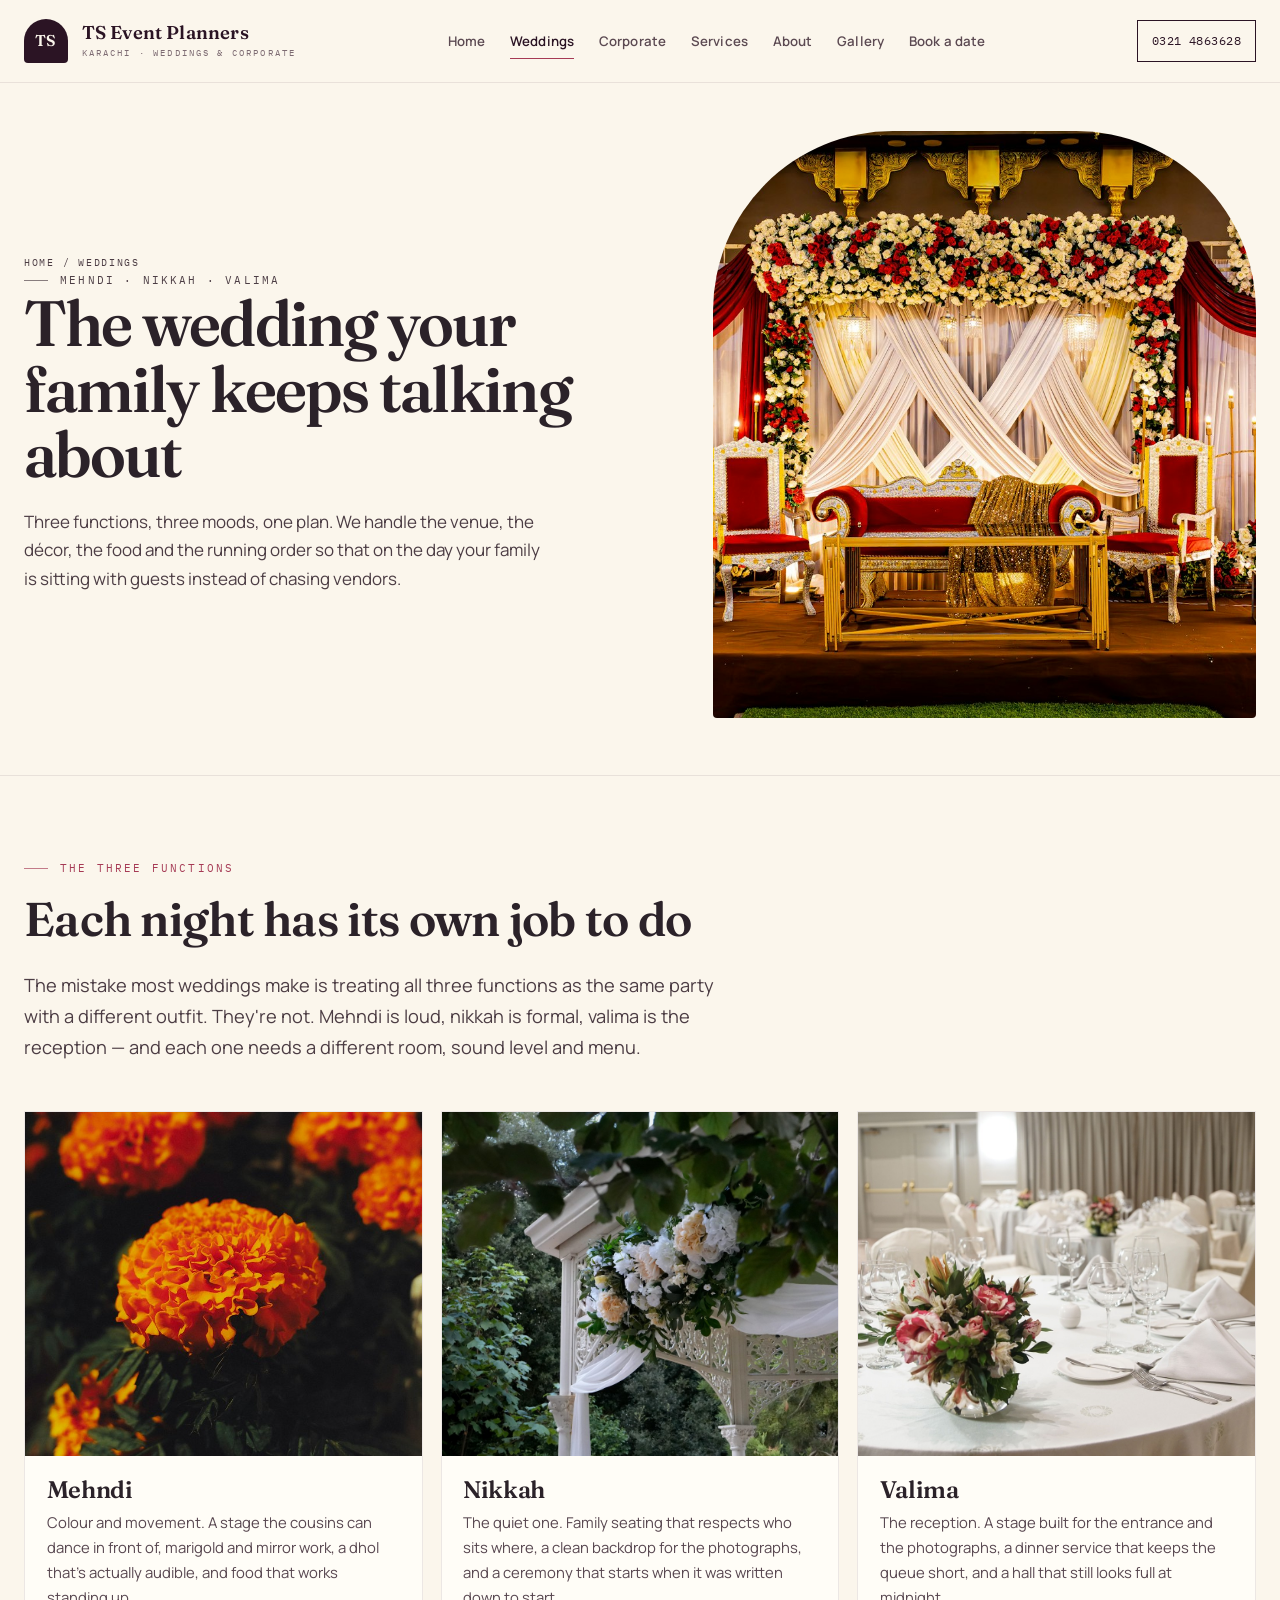
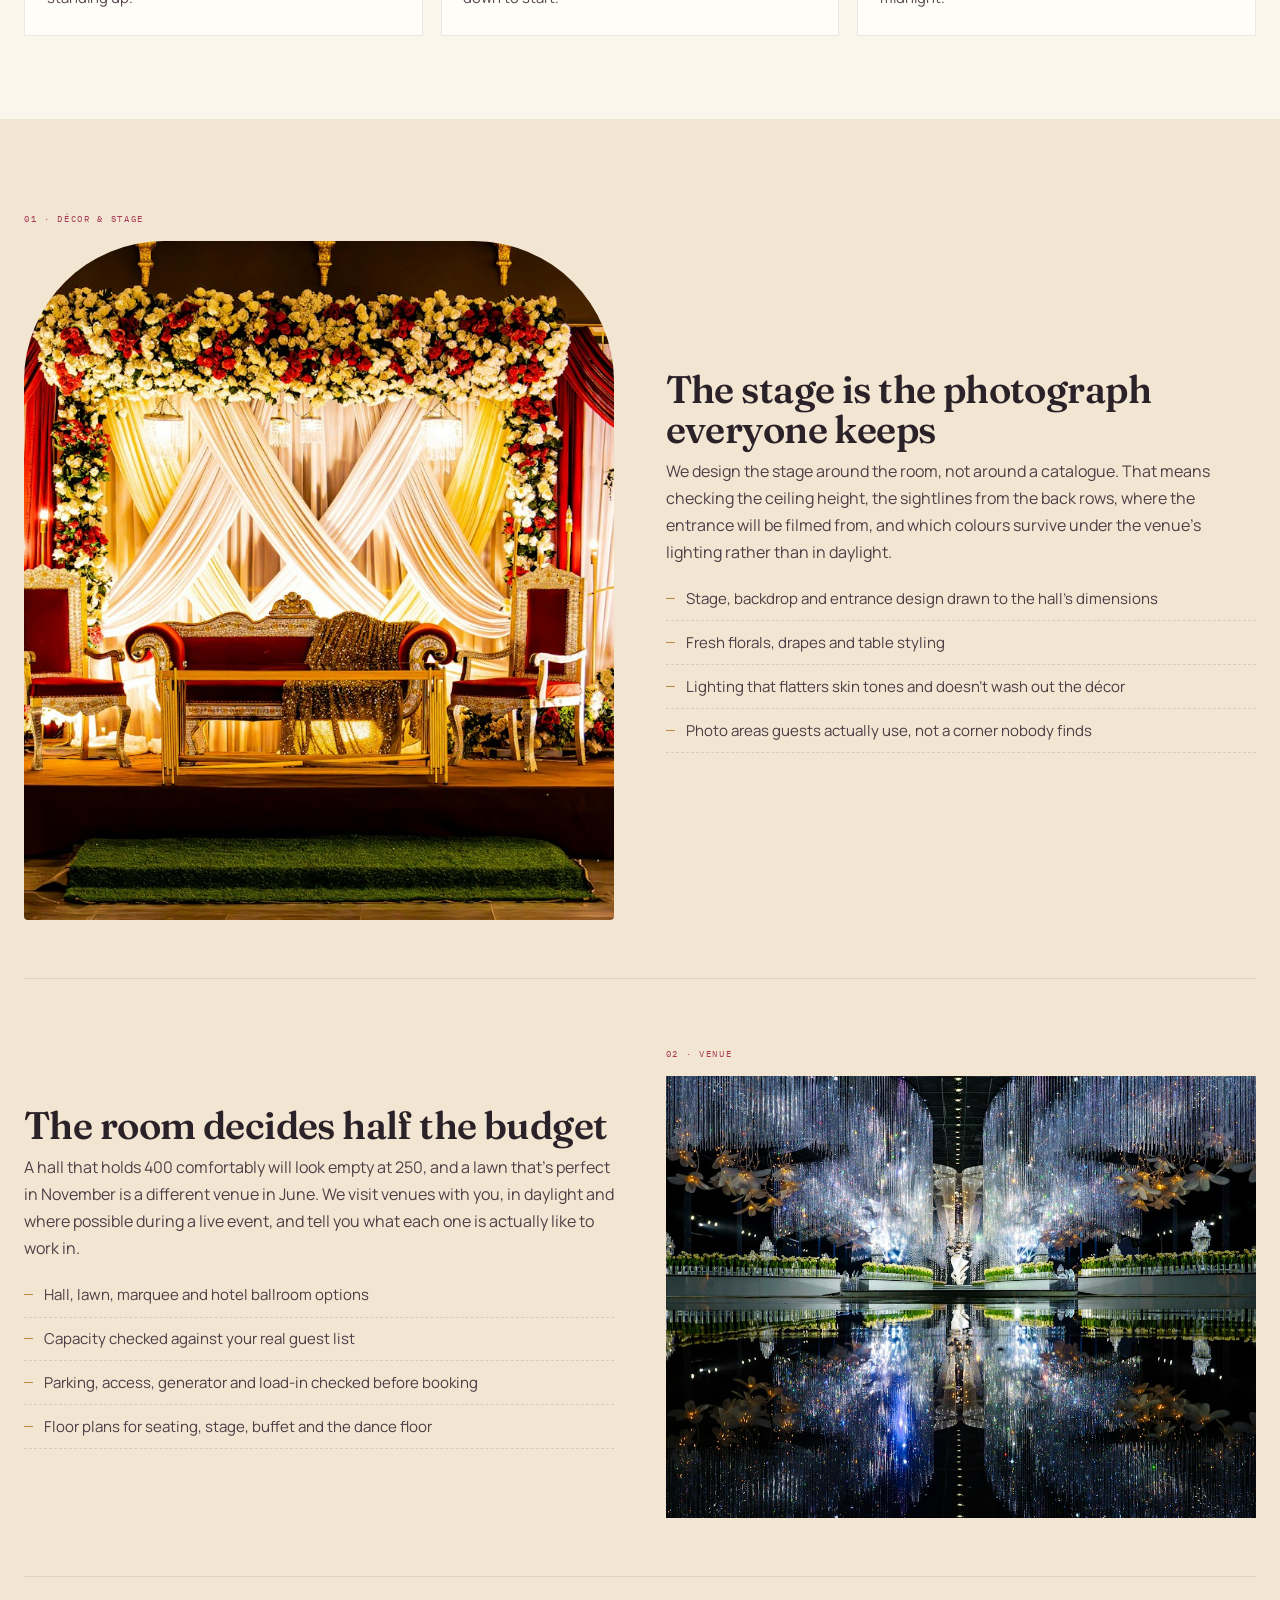
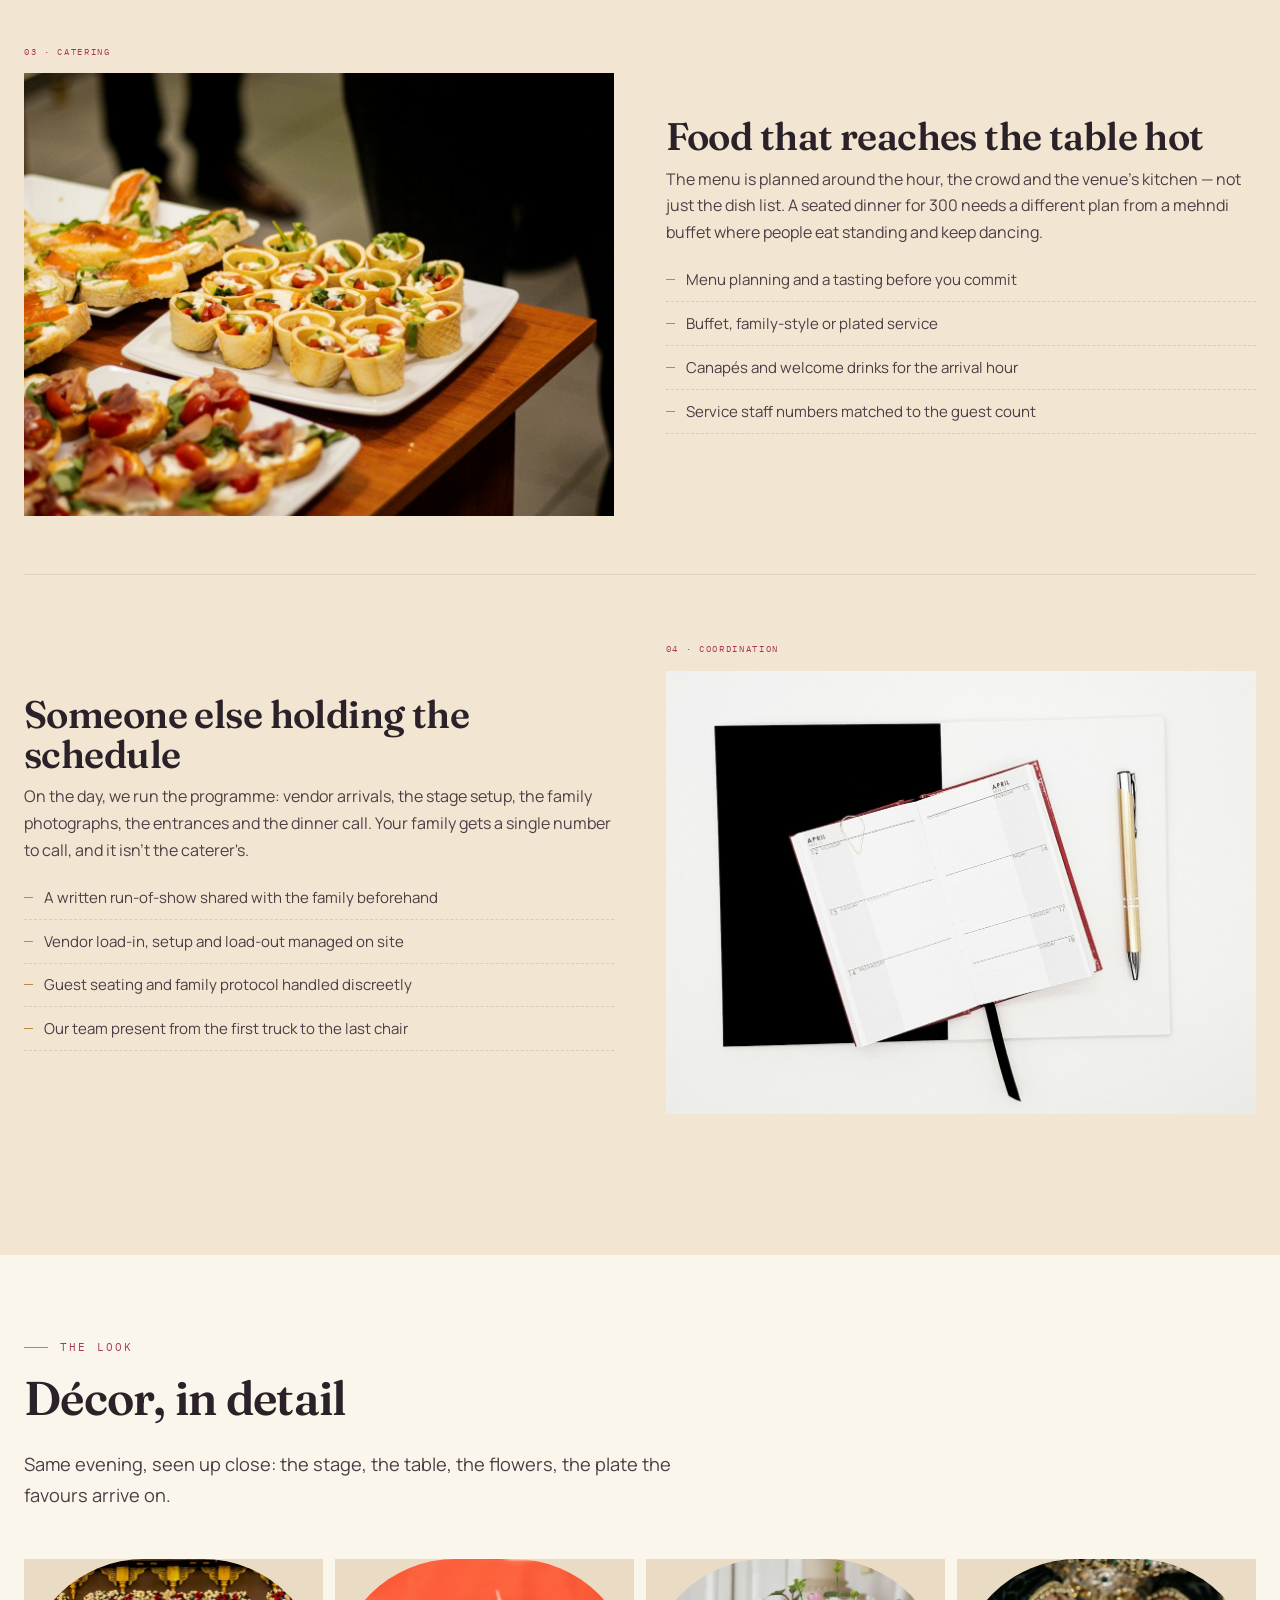
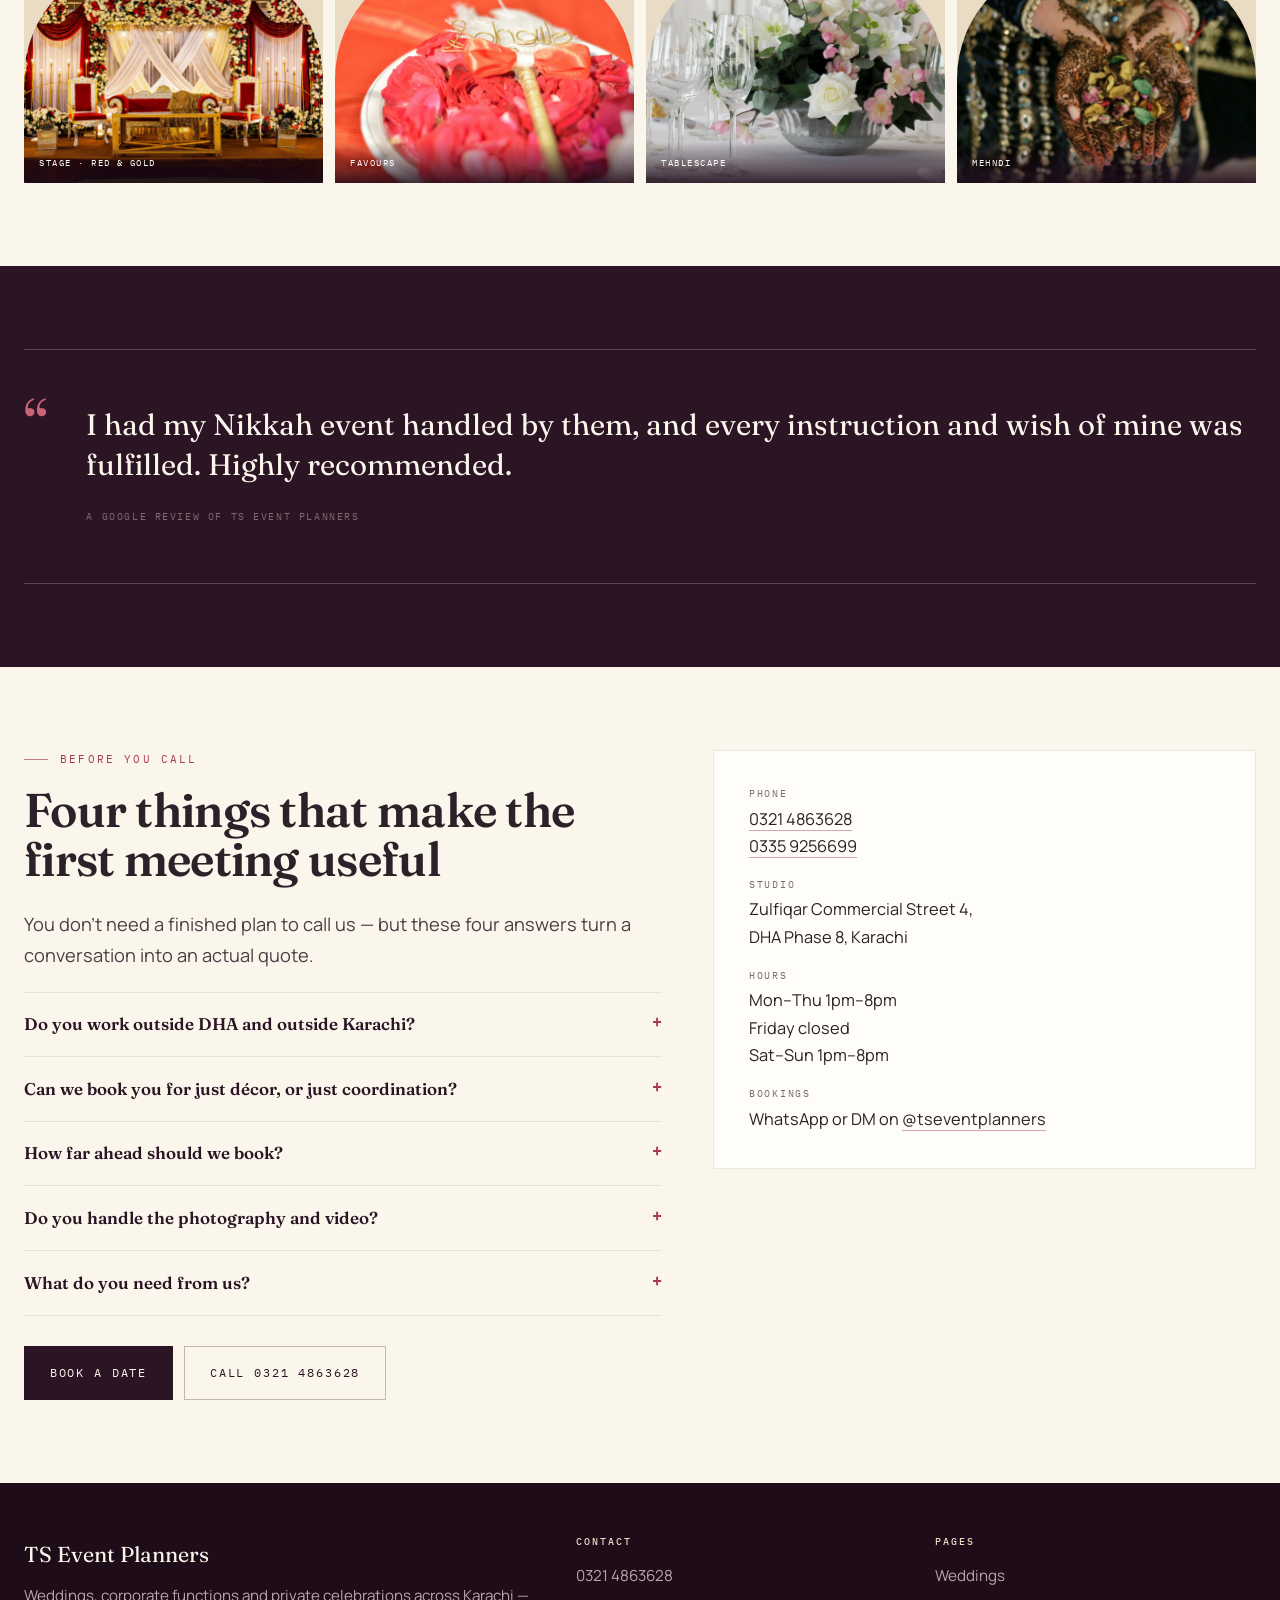
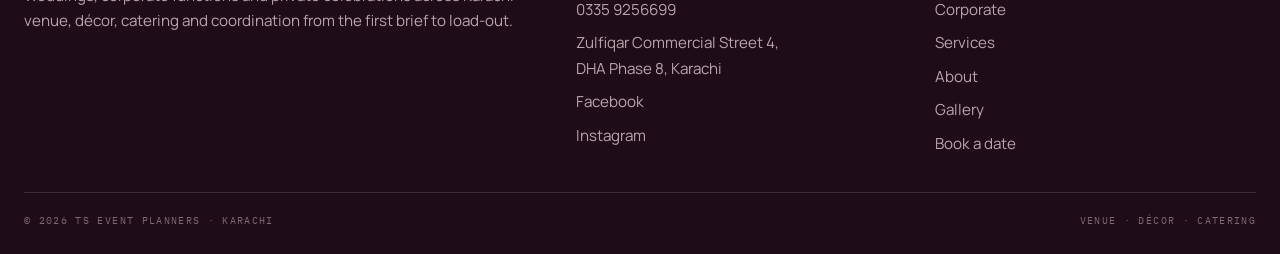
<file: weddings.html>
<!DOCTYPE html>
<html lang="en">
<head>
  <meta charset="utf-8" />
  <meta name="viewport" content="width=device-width, initial-scale=1" />
  <title>Weddings — Mehndi, Nikkah &amp; Valima in Karachi | TS Event Planners</title>
  <meta name="description" content="Mehndi, nikkah and valima planning in Karachi — stage and décor design, venue sourcing, catering and on-the-day coordination from TS Event Planners. Call 0321 4863628." />
  <link rel="preconnect" href="https://fonts.googleapis.com" />
  <link rel="preconnect" href="https://fonts.gstatic.com" crossorigin />
  <link href="https://fonts.googleapis.com/css2?family=Fraunces:ital,opsz,wght@0,9..144,400;0,9..144,600;0,9..144,700;1,9..144,400;1,9..144,600&family=Manrope:wght@400;500;600;700&family=IBM+Plex+Mono:wght@400;500&display=swap" rel="stylesheet" />
  <link rel="stylesheet" href="styles.css" />
  <link rel="stylesheet" href="pages.css" />
</head>
<body>

  <header class="site-header">
    <div class="wrap header-inner">
      <a class="brand" href="index.html" aria-label="TS Event Planners home">
        <span class="brand-mark">TS</span>
        <span class="brand-text">
          <span class="brand-name">TS Event Planners</span>
          <span class="brand-sub">Karachi · Weddings &amp; Corporate</span>
        </span>
      </a>
      <nav class="nav" aria-label="Main">
        <a href="index.html">Home</a>
        <a href="weddings.html" aria-current="page">Weddings</a>
        <a href="corporate.html">Corporate</a>
        <a href="services.html">Services</a>
        <a href="about.html">About</a>
        <a href="gallery.html">Gallery</a>
        <a href="book.html">Book a date</a>
      </nav>
      <div class="header-cta">
        <a class="header-phone" href="tel:+923214863628">0321 4863628</a>
        <button class="nav-toggle" type="button" aria-expanded="false" aria-controls="nav">Menu</button>
      </div>
    </div>
  </header>

  <section class="page-hero">
    <div class="wrap page-hero-grid">
      <div>
        <p class="crumbs"><a href="index.html">Home</a> / Weddings</p>
        <p class="label">Mehndi · nikkah · valima</p>
        <h1>The wedding your family keeps talking about</h1>
        <p>
          Three functions, three moods, one plan. We handle the venue, the décor, the food and
          the running order so that on the day your family is sitting with guests instead of
          chasing vendors.
        </p>
      </div>
      <div class="page-hero-media">
        <img src="images/stage.jpg" alt="Wedding stage decorated in deep red and gold with a floral backdrop" />
      </div>
    </div>
  </section>

  <section class="section">
    <div class="wrap">
      <div class="section-head reveal">
        <p class="label">The three functions</p>
        <h2>Each night has its own job to do</h2>
        <p class="lede">
          The mistake most weddings make is treating all three functions as the same party with a
          different outfit. They're not. Mehndi is loud, nikkah is formal, valima is the reception —
          and each one needs a different room, sound level and menu.
        </p>
      </div>

      <div class="triptych">
        <article class="reveal">
          <img src="images/mehndi.jpg" alt="Marigold flowers in close-up" loading="lazy" />
          <div class="triptych-body">
            <h3>Mehndi</h3>
            <p>
              Colour and movement. A stage the cousins can dance in front of, marigold and mirror
              work, a dhol that's actually audible, and food that works standing up.
            </p>
          </div>
        </article>
        <article class="reveal">
          <img src="images/gate.jpg" alt="Floral arch and drapes set for a ceremony" loading="lazy" />
          <div class="triptych-body">
            <h3>Nikkah</h3>
            <p>
              The quiet one. Family seating that respects who sits where, a clean backdrop for the
              photographs, and a ceremony that starts when it was written down to start.
            </p>
          </div>
        </article>
        <article class="reveal">
          <img src="images/ballroom.jpg" alt="Formal ballroom tables set for a reception dinner" loading="lazy" />
          <div class="triptych-body">
            <h3>Valima</h3>
            <p>
              The reception. A stage built for the entrance and the photographs, a dinner service
              that keeps the queue short, and a hall that still looks full at midnight.
            </p>
          </div>
        </article>
      </div>
    </div>
  </section>

  <section class="section section--sand">
    <div class="wrap">
      <article class="detail">
        <div class="detail-media detail-media--arch reveal">
          <span class="tag">01 · Décor &amp; stage</span>
          <img src="images/stage2.jpg" alt="Decorated wedding stage with floral arrangements and lighting" loading="lazy" />
        </div>
        <div class="detail-body reveal">
          <h2>The stage is the photograph everyone keeps</h2>
          <p>
            We design the stage around the room, not around a catalogue. That means checking the
            ceiling height, the sightlines from the back rows, where the entrance will be filmed
            from, and which colours survive under the venue's lighting rather than in daylight.
          </p>
          <ul class="tick-list">
            <li>Stage, backdrop and entrance design drawn to the hall's dimensions</li>
            <li>Fresh florals, drapes and table styling</li>
            <li>Lighting that flatters skin tones and doesn't wash out the décor</li>
            <li>Photo areas guests actually use, not a corner nobody finds</li>
          </ul>
        </div>
      </article>

      <article class="detail detail--flip">
        <div class="detail-media reveal">
          <span class="tag">02 · Venue</span>
          <img src="images/hall.jpg" alt="Wedding hall with chandeliers, dressed tables and an aisle" loading="lazy" />
        </div>
        <div class="detail-body reveal">
          <h2>The room decides half the budget</h2>
          <p>
            A hall that holds 400 comfortably will look empty at 250, and a lawn that's perfect in
            November is a different venue in June. We visit venues with you, in daylight and where
            possible during a live event, and tell you what each one is actually like to work in.
          </p>
          <ul class="tick-list">
            <li>Hall, lawn, marquee and hotel ballroom options</li>
            <li>Capacity checked against your real guest list</li>
            <li>Parking, access, generator and load-in checked before booking</li>
            <li>Floor plans for seating, stage, buffet and the dance floor</li>
          </ul>
        </div>
      </article>

      <article class="detail">
        <div class="detail-media reveal">
          <span class="tag">03 · Catering</span>
          <img src="images/catering.jpg" alt="Canapés and buffet service laid out for guests" loading="lazy" />
        </div>
        <div class="detail-body reveal">
          <h2>Food that reaches the table hot</h2>
          <p>
            The menu is planned around the hour, the crowd and the venue's kitchen — not just the
            dish list. A seated dinner for 300 needs a different plan from a mehndi buffet where
            people eat standing and keep dancing.
          </p>
          <ul class="tick-list">
            <li>Menu planning and a tasting before you commit</li>
            <li>Buffet, family-style or plated service</li>
            <li>Canapés and welcome drinks for the arrival hour</li>
            <li>Service staff numbers matched to the guest count</li>
          </ul>
        </div>
      </article>

      <article class="detail detail--flip">
        <div class="detail-media reveal">
          <span class="tag">04 · Coordination</span>
          <img src="images/planner.jpg" alt="Planning desk with a calendar, notebook and coffee" loading="lazy" />
        </div>
        <div class="detail-body reveal">
          <h2>Someone else holding the schedule</h2>
          <p>
            On the day, we run the programme: vendor arrivals, the stage setup, the family
            photographs, the entrances and the dinner call. Your family gets a single number to
            call, and it isn't the caterer's.
          </p>
          <ul class="tick-list">
            <li>A written run-of-show shared with the family beforehand</li>
            <li>Vendor load-in, setup and load-out managed on site</li>
            <li>Guest seating and family protocol handled discreetly</li>
            <li>Our team present from the first truck to the last chair</li>
          </ul>
        </div>
      </article>
    </div>
  </section>

  <section class="section">
    <div class="wrap">
      <div class="section-head reveal">
        <p class="label">The look</p>
        <h2>Décor, in detail</h2>
        <p class="lede">
          Same evening, seen up close: the stage, the table, the flowers, the plate the favours
          arrive on.
        </p>
      </div>
      <div class="gallery gallery--arches">
        <figure class="gallery-item reveal">
          <img src="images/stage.jpg" alt="Wedding stage in red and gold" loading="lazy" />
          <figcaption>Stage · red &amp; gold</figcaption>
        </figure>
        <figure class="gallery-item reveal">
          <img src="images/desi.jpg" alt="Wedding favour plate decorated with red roses" loading="lazy" />
          <figcaption>Favours</figcaption>
        </figure>
        <figure class="gallery-item reveal">
          <img src="images/tablescape.jpg" alt="Centrepiece of roses and glassware on a table" loading="lazy" />
          <figcaption>Tablescape</figcaption>
        </figure>
        <figure class="gallery-item reveal">
          <img src="images/mehndi2.jpg" alt="Bride's henna-covered hands" loading="lazy" />
          <figcaption>Mehndi</figcaption>
        </figure>
      </div>
    </div>
  </section>

  <section class="section section--plum">
    <div class="wrap">
      <div class="quote-block reveal">
        <span class="quote-mark" aria-hidden="true">“</span>
        <div>
          <p>I had my Nikkah event handled by them, and every instruction and wish of mine was fulfilled. Highly recommended.</p>
          <cite>A Google review of TS Event Planners</cite>
        </div>
      </div>
    </div>
  </section>

  <section class="section">
    <div class="wrap about-grid">
      <div class="reveal">
        <p class="label">Before you call</p>
        <h2>Four things that make the first meeting useful</h2>
        <p class="lede">
          You don't need a finished plan to call us — but these four answers turn a conversation
          into an actual quote.
        </p>
        <div class="faq">
          <details>
            <summary>Do you work outside DHA and outside Karachi?</summary>
            <p>Karachi is home ground and most of our work is here. For events elsewhere in Sindh or up-country, travel and transport are built into the quote — tell us the city on the first call and we'll say honestly whether it's practical.</p>
          </details>
          <details>
            <summary>Can we book you for just décor, or just coordination?</summary>
            <p>Yes. Some families only want the stage and the entrance done properly; others have the décor sorted and need someone to run the day. Full planning is usually better value because the vendors and the schedule are handled together, but single-service bookings are welcome.</p>
          </details>
          <details>
            <summary>How far ahead should we book?</summary>
            <p>Wedding season and December fill up first — for a valima in peak season, three to four months is comfortable. Off-season and smaller functions can often be arranged in a few weeks. The date is the one thing that can't be fixed later.</p>
          </details>
          <details>
            <summary>Do you handle the photography and video?</summary>
            <p>We coordinate the photography and video team as part of the plan and schedule their timings around the stage, the entrances and the family photographs, so nobody is standing in the wrong place at the wrong moment.</p>
          </details>
          <details>
            <summary>What do you need from us?</summary>
            <p>A date, a city or area, a rough guest count, and a budget range. If you already have a venue or a décor idea, bring it — we'll tell you what will work in that room.</p>
          </details>
        </div>
        <div class="btn-row">
          <a class="btn" href="book.html">Book a date</a>
          <a class="btn btn--ghost" href="tel:+923214863628">Call 0321 4863628</a>
        </div>
      </div>
      <div class="reveal">
        <div class="info">
          <dl>
            <div><dt>Phone</dt><dd><a href="tel:+923214863628">0321 4863628</a><br /><a href="tel:+923359256699">0335 9256699</a></dd></div>
            <div><dt>Studio</dt><dd>Zulfiqar Commercial Street 4,<br />DHA Phase 8, Karachi</dd></div>
            <div><dt>Hours</dt><dd>Mon–Thu 1pm–8pm<br />Friday closed<br />Sat–Sun 1pm–8pm</dd></div>
            <div><dt>Bookings</dt><dd>WhatsApp or DM on <a href="https://www.instagram.com/tseventplanners" target="_blank" rel="noopener">@tseventplanners</a></dd></div>
          </dl>
        </div>
      </div>
    </div>
  </section>

  <footer class="site-footer">
    <div class="wrap">
      <div class="footer-grid">
        <div>
          <p class="footer-brand">TS Event Planners</p>
          <p>Weddings, corporate functions and private celebrations across Karachi — venue, décor, catering and coordination from the first brief to load-out.</p>
        </div>
        <div>
          <h4>Contact</h4>
          <ul class="footer-list">
            <li><a href="tel:+923214863628">0321 4863628</a></li>
            <li><a href="tel:+923359256699">0335 9256699</a></li>
            <li>Zulfiqar Commercial Street 4,<br />DHA Phase 8, Karachi</li>
            <li><a href="https://www.facebook.com/tseventplanners" target="_blank" rel="noopener">Facebook</a></li>
            <li><a href="https://www.instagram.com/tseventplanners" target="_blank" rel="noopener">Instagram</a></li>
          </ul>
        </div>
        <div>
          <h4>Pages</h4>
          <ul class="footer-list">
            <li><a href="weddings.html">Weddings</a></li>
            <li><a href="corporate.html">Corporate</a></li>
            <li><a href="services.html">Services</a></li>
            <li><a href="about.html">About</a></li>
            <li><a href="gallery.html">Gallery</a></li>
            <li><a href="book.html">Book a date</a></li>
          </ul>
        </div>
      </div>
      <div class="footer-bottom">
        <span>© <span data-year>2026</span> TS Event Planners · Karachi</span>
        <span>Venue · Décor · Catering</span>
      </div>
    </div>
  </footer>

  <script src="script.js"></script>
</body>
</html>
</file>
<file: styles.css>
/* TS Event Planners — core stylesheet
   Warm editorial look: cream paper, deep plum, marigold and rose. */

:root{
  --cream:#fbf6ec;
  --paper:#fffdf7;
  --sand:#f2e6d3;
  --sand-2:#eadbc4;
  --plum:#2b1424;
  --plum-2:#3d1c31;
  --rose:#a63a55;
  --rose-soft:#c9627a;
  --marigold:#d4741f;
  --gold:#b98b3e;
  --ink:#2b2229;
  --muted:#7d6b72;
  --line:rgba(43,20,36,.14);
  --line-soft:rgba(43,20,36,.09);
  --line-light:rgba(251,246,236,.22);
  --display:"Fraunces","Georgia",serif;
  --body:"Manrope","Helvetica Neue",Arial,sans-serif;
  --mono:"IBM Plex Mono","SFMono-Regular",Consolas,monospace;
  --wrap:1240px;
  --arch:160px;
}

*,*::before,*::after{box-sizing:border-box}
html{scroll-behavior:smooth}

body{
  margin:0;
  background:var(--cream);
  color:var(--ink);
  font-family:var(--body);
  font-size:17px;
  line-height:1.68;
  -webkit-font-smoothing:antialiased;
  overflow-x:hidden;
}

img{display:block;max-width:100%;height:auto}
a{color:inherit;text-decoration:none}
button{font:inherit}

h1,h2,h3,h4{
  font-family:var(--display);
  font-weight:600;
  letter-spacing:-.015em;
  line-height:1.03;
  margin:0 0 .55em;
  font-variation-settings:"SOFT" 0,"WONK" 0;
}
h1{font-size:clamp(2.6rem,6.2vw,5rem);font-weight:600;letter-spacing:-.03em}
h2{font-size:clamp(1.9rem,3.7vw,3rem)}
h3{font-size:clamp(1.2rem,1.9vw,1.5rem);font-weight:600}
h4{font-size:1.02rem;font-weight:600}

p{margin:0 0 1.1em}
strong{font-weight:700;color:var(--plum)}

.wrap{width:min(var(--wrap),calc(100% - 48px));margin-inline:auto}
.narrow{max-width:70ch}

/* ---------- labels & type helpers ---------- */
.label{
  display:flex;align-items:center;gap:.75rem;
  font-family:var(--mono);font-size:.68rem;letter-spacing:.2em;text-transform:uppercase;
  color:var(--rose);margin:0 0 1.1rem;
}
.label::before{content:"";width:24px;height:1px;background:currentColor;opacity:.65}
.label--light{color:var(--sand-2)}
.lede{font-size:1.14rem;line-height:1.7;color:#4c3d44;max-width:64ch}
.serif-note{font-family:var(--display);font-style:italic;font-size:1.1rem;color:var(--plum)}
.mono{font-family:var(--mono);font-size:.68rem;letter-spacing:.18em;text-transform:uppercase;color:var(--muted)}

/* ---------- buttons ---------- */
.btn{
  display:inline-flex;align-items:center;gap:.6rem;
  font-family:var(--mono);font-size:.72rem;letter-spacing:.16em;text-transform:uppercase;
  padding:1rem 1.55rem;border:1px solid var(--plum);
  background:var(--plum);color:var(--cream);
  transition:background .2s ease,color .2s ease,transform .2s ease,border-color .2s ease;
  cursor:pointer;
}
.btn:hover{background:var(--rose);border-color:var(--rose);transform:translateY(-2px)}
.btn--ghost{background:transparent;color:var(--plum);border-color:rgba(43,20,36,.28)}
.btn--ghost:hover{background:var(--plum);border-color:var(--plum);color:var(--cream)}
.btn--light{background:var(--cream);border-color:var(--cream);color:var(--plum)}
.btn--light:hover{background:var(--marigold);border-color:var(--marigold);color:#fff}
.btn--outline-light{background:transparent;border-color:rgba(251,246,236,.4);color:var(--cream)}
.btn--outline-light:hover{background:var(--cream);border-color:var(--cream);color:var(--plum)}
.btn-row{display:flex;flex-wrap:wrap;gap:.7rem;margin-top:1.9rem}

/* ---------- header ---------- */
.site-header{
  position:sticky;top:0;z-index:80;
  background:rgba(251,246,236,.94);
  backdrop-filter:blur(12px);
  border-bottom:1px solid var(--line-soft);
}
.header-inner{display:flex;align-items:center;justify-content:space-between;gap:1.5rem;min-height:82px}
.brand{display:flex;align-items:center;gap:.85rem}
.brand-mark{
  width:44px;height:44px;display:grid;place-items:center;
  background:var(--plum);color:var(--cream);
  font-family:var(--display);font-weight:600;font-size:.98rem;letter-spacing:.02em;
  border-radius:22px 22px 4px 4px;
}
.brand-text{display:block;line-height:1}
.brand-name{
  display:block;font-family:var(--display);font-weight:600;
  font-size:1.16rem;letter-spacing:.01em;color:var(--plum);
}
.brand-sub{
  display:block;font-family:var(--mono);font-size:.56rem;letter-spacing:.24em;
  text-transform:uppercase;color:var(--muted);margin-top:.42rem;
}
.nav{display:flex;align-items:center;gap:1.55rem}
.nav a{
  font-family:var(--body);font-size:.83rem;font-weight:600;letter-spacing:.01em;
  color:#5c4a52;padding:.4rem 0;position:relative;
}
.nav a::after{
  content:"";position:absolute;left:0;right:100%;bottom:0;height:1px;
  background:var(--rose);transition:right .22s ease;
}
.nav a:hover{color:var(--plum)}
.nav a:hover::after,.nav a[aria-current="page"]::after{right:0}
.nav a[aria-current="page"]{color:var(--plum)}
.header-cta{display:flex;align-items:center;gap:.9rem}
.header-phone{
  font-family:var(--mono);font-size:.76rem;letter-spacing:.04em;
  border:1px solid var(--plum);padding:.6rem .85rem;white-space:nowrap;color:var(--plum);
  transition:background .18s ease,color .18s ease;
}
.header-phone:hover{background:var(--plum);color:var(--cream)}
.nav-toggle{
  display:none;background:none;border:1px solid var(--line);color:var(--plum);
  padding:.55rem .8rem;font-family:var(--mono);font-size:.66rem;letter-spacing:.14em;
  text-transform:uppercase;cursor:pointer;
}

/* ---------- hero ---------- */
.hero{position:relative;padding:clamp(2.2rem,4vw,3.6rem) 0 clamp(2.6rem,5vw,4.4rem);overflow:hidden}
.hero-grid{
  display:grid;grid-template-columns:1.02fr .98fr;
  gap:clamp(2rem,4.5vw,4rem);align-items:center;
}
.hero-copy h1{margin-bottom:.4em}
.hero-copy h1 em{font-style:italic;color:var(--rose)}
.hero-copy p{max-width:46ch;color:#4c3d44;font-size:1.06rem}
.hero-facts{
  display:flex;flex-wrap:wrap;gap:.7rem 1.5rem;margin-top:2rem;padding-top:1.3rem;
  border-top:1px solid var(--line-soft);
  font-family:var(--mono);font-size:.64rem;letter-spacing:.14em;text-transform:uppercase;color:var(--muted);
}
.hero-facts span{display:flex;align-items:center;gap:.5rem}
.hero-facts span::before{content:"";width:5px;height:5px;border-radius:50%;background:var(--marigold)}

.hero-media{position:relative}
.hero-media img{
  width:100%;aspect-ratio:4/4.6;object-fit:cover;
  border-radius:220px 220px 6px 6px;
}
.hero-badge{
  position:absolute;left:-1.6rem;bottom:2rem;
  background:var(--paper);border:1px solid var(--line-soft);
  padding:1.1rem 1.3rem;box-shadow:0 26px 50px -34px rgba(43,20,36,.55);
  max-width:220px;
}
.hero-badge b{display:block;font-family:var(--display);font-size:1.4rem;line-height:1;color:var(--plum)}
.hero-badge span{
  display:block;margin-top:.45rem;font-family:var(--mono);font-size:.58rem;
  letter-spacing:.16em;text-transform:uppercase;color:var(--muted);line-height:1.6;
}

/* ---------- ribbon ---------- */
.ribbon{
  background:var(--plum);color:var(--sand);overflow:hidden;
}
.ribbon-track{
  display:flex;gap:2.4rem;white-space:nowrap;padding:.85rem 0;
  font-family:var(--mono);font-size:.68rem;letter-spacing:.2em;text-transform:uppercase;
  animation:ribbon 46s linear infinite;
}
.ribbon-track span{display:flex;align-items:center;gap:2.4rem}
.ribbon-track span::after{content:"·";color:var(--marigold);font-size:1.1rem;line-height:1}
@keyframes ribbon{from{transform:translateX(0)}to{transform:translateX(-50%)}}
@media (prefers-reduced-motion:reduce){.ribbon-track{animation:none}}

/* ---------- sections ---------- */
.section{padding:clamp(3.4rem,6.5vw,6rem) 0}
.section--sand{background:var(--sand)}
.section--paper{background:var(--paper)}
.section--plum{background:var(--plum);color:var(--sand)}
.section--plum h2,.section--plum h3,.section--plum h4{color:var(--cream)}
.section--plum .lede{color:#d8c8bd}
.section--plum strong{color:#fff}
.section--plum .label{color:var(--sand-2)}
.section-head{max-width:70ch;margin-bottom:clamp(2rem,4vw,3rem)}
.section-head .lede{margin-bottom:0}
.section-head--split{display:grid;grid-template-columns:1.15fr .85fr;gap:2.4rem;align-items:end;max-width:none}

/* ---------- intro / stats ---------- */
.stat-row{
  display:grid;grid-template-columns:repeat(4,1fr);gap:1px;
  background:var(--line-soft);border-block:1px solid var(--line-soft);
}
.stat{background:var(--cream);padding:1.6rem 1.4rem}
.stat b{
  display:block;font-family:var(--display);font-weight:600;font-size:clamp(1.7rem,2.8vw,2.3rem);
  line-height:1;color:var(--plum);
}
.stat span{
  display:block;margin-top:.55rem;font-family:var(--mono);font-size:.6rem;letter-spacing:.16em;
  text-transform:uppercase;color:var(--muted);line-height:1.6;
}

/* ---------- service cards ---------- */
.card-grid{display:grid;grid-template-columns:repeat(auto-fit,minmax(285px,1fr));gap:1.1rem}
.card{
  background:var(--paper);border:1px solid var(--line-soft);
  padding:1.9rem 1.7rem 2rem;display:flex;flex-direction:column;
  transition:transform .2s ease,box-shadow .2s ease,border-color .2s ease;
}
.card:hover{transform:translateY(-4px);border-color:rgba(166,58,85,.35);box-shadow:0 30px 55px -45px rgba(43,20,36,.7)}
.card .num{
  font-family:var(--mono);font-size:.64rem;letter-spacing:.2em;color:var(--gold);margin-bottom:1.15rem;
}
.card h3{margin-bottom:.5rem}
.card p{font-size:.97rem;color:#584750;margin-bottom:1.3rem}
.card ul{list-style:none;margin:auto 0 0;padding:0;display:grid;gap:.42rem}
.card li{
  font-size:.85rem;color:var(--muted);padding-left:1.05rem;position:relative;line-height:1.55;
}
.card li::before{content:"";position:absolute;left:0;top:.62em;width:6px;height:1px;background:var(--marigold)}
.section--plum .card{background:#34192b;border-color:rgba(251,246,236,.14)}
.section--plum .card h3{color:var(--cream)}
.section--plum .card p{color:#cbb9be}
.section--plum .card li{color:#b09ba2}

/* ---------- split media ---------- */
.split{display:grid;grid-template-columns:1fr 1fr;gap:clamp(2rem,5vw,4.4rem);align-items:center}
.split--wide-left{grid-template-columns:1.12fr .88fr}
.split--flip .split-media{order:2}
.split-media img{width:100%;object-fit:cover}
.arch img{border-radius:var(--arch) var(--arch) 4px 4px}
.rect img{aspect-ratio:4/3}
.portrait img{aspect-ratio:3/4}
.split-caption{
  margin-top:.9rem;font-family:var(--mono);font-size:.6rem;letter-spacing:.14em;
  text-transform:uppercase;color:var(--muted);display:flex;gap:.6rem;align-items:center;
}
.split-caption::before{content:"";width:16px;height:1px;background:var(--gold)}
.stack{position:relative;padding-bottom:2.6rem;padding-left:2.2rem}
.stack img:first-child{border-radius:var(--arch) var(--arch) 4px 4px;aspect-ratio:4/5;object-fit:cover}
.stack img:last-child{
  position:absolute;left:0;bottom:0;width:46%;aspect-ratio:1/1;object-fit:cover;
  border:8px solid var(--cream);box-shadow:0 20px 40px -28px rgba(43,20,36,.7);
}
.section--sand .stack img:last-child{border-color:var(--sand)}
.section--paper .stack img:last-child{border-color:var(--paper)}

/* ---------- process steps ---------- */
.steps{display:grid;grid-template-columns:repeat(auto-fit,minmax(215px,1fr));gap:1.8rem;counter-reset:step}
.step{border-top:1px solid var(--line);padding-top:1.05rem;counter-increment:step}
.step::before{
  content:"0" counter(step);display:block;margin-bottom:.7rem;
  font-family:var(--mono);font-size:.66rem;letter-spacing:.2em;color:var(--rose);
}
.step h4{margin-bottom:.4rem}
.step p{font-size:.92rem;color:#5d4c54;margin:0}
.section--plum .step{border-color:var(--line-light)}
.section--plum .step::before{color:var(--marigold)}
.section--plum .step p{color:#c0adb3}

/* ---------- quote ---------- */
.quote-block{
  border-top:1px solid var(--line);border-bottom:1px solid var(--line);
  padding:clamp(2rem,5vw,3.4rem) 0;display:grid;grid-template-columns:auto 1fr;
  gap:clamp(1.4rem,3vw,2.6rem);align-items:start;
}
.quote-mark{font-family:var(--display);font-size:4.2rem;line-height:.62;color:var(--rose-soft)}
.quote-block p{
  font-family:var(--display);font-weight:400;font-size:clamp(1.25rem,2.5vw,1.85rem);
  line-height:1.36;color:var(--plum);margin:0 0 .9rem;
}
.quote-block cite{
  font-family:var(--mono);font-style:normal;font-size:.62rem;letter-spacing:.16em;
  text-transform:uppercase;color:var(--muted);
}
.section--plum .quote-block{border-color:var(--line-light)}
.section--plum .quote-block p{color:var(--cream)}

/* ---------- gallery ---------- */
.gallery{display:grid;grid-template-columns:repeat(auto-fit,minmax(240px,1fr));gap:12px}
.gallery-item{
  position:relative;overflow:hidden;padding:0;border:0;background:var(--sand-2);
  cursor:zoom-in;margin:0;
}
.gallery-item img{width:100%;aspect-ratio:4/3;object-fit:cover;transition:transform .6s ease,opacity .3s ease}
.gallery-item:hover img{transform:scale(1.04);opacity:.9}
.gallery-item figcaption{
  position:absolute;left:0;right:0;bottom:0;padding:.8rem .95rem;text-align:left;
  font-family:var(--mono);font-size:.58rem;letter-spacing:.16em;text-transform:uppercase;color:#fff;
  background:linear-gradient(0deg,rgba(30,10,24,.86),transparent);
}
.gallery--arches .gallery-item img{border-radius:120px 120px 3px 3px}
.lightbox{position:fixed;inset:0;z-index:150;background:rgba(26,10,21,.96);display:none;align-items:center;justify-content:center;padding:4vmin}
.lightbox.is-open{display:flex}
.lightbox img{max-width:min(1150px,92vw);max-height:82vh;object-fit:contain}
.lightbox-close{
  position:absolute;top:1.1rem;right:1.2rem;background:none;border:1px solid rgba(251,246,236,.35);
  color:var(--cream);font-family:var(--mono);font-size:.66rem;letter-spacing:.16em;
  text-transform:uppercase;padding:.5rem .85rem;cursor:pointer;
}
.lightbox-cap{
  position:absolute;bottom:1.2rem;left:0;right:0;text-align:center;
  font-family:var(--mono);font-size:.64rem;letter-spacing:.18em;text-transform:uppercase;color:#cbb9be;
}

/* ---------- info list ---------- */
.info{background:var(--paper);border:1px solid var(--line-soft);padding:clamp(1.6rem,3vw,2.2rem)}
.info dl{margin:0;display:grid;gap:1.05rem}
.info dt{
  font-family:var(--mono);font-size:.6rem;letter-spacing:.18em;text-transform:uppercase;
  color:var(--muted);margin-bottom:.2rem;
}
.info dd{margin:0;font-size:1.02rem}
.info dd a{border-bottom:1px solid rgba(166,58,85,.45)}
.info dd a:hover{color:var(--rose)}
.section--plum .info{background:#34192b;border-color:rgba(251,246,236,.16)}
.section--plum .info dd{color:var(--cream)}
.section--plum .info dd a{border-color:rgba(212,116,31,.6)}
.callout{margin-top:1.4rem;padding:1.35rem;border:1px solid var(--line-soft);background:var(--cream)}
.callout h4{margin-bottom:.35rem}
.callout p:last-child{margin-bottom:0}

/* ---------- CTA band ---------- */
.cta-band{
  background:var(--plum);color:var(--cream);
  padding:clamp(2.8rem,6vw,5rem) 0;position:relative;overflow:hidden;
}
.cta-band::after{
  content:"";position:absolute;right:-120px;top:-80px;width:420px;height:420px;
  border:1px solid rgba(251,246,236,.14);border-radius:50%;
}
.cta-band .wrap{position:relative;display:grid;grid-template-columns:1.3fr .7fr;gap:2.4rem;align-items:center}
.cta-band h2{color:var(--cream);margin-bottom:.35em}
.cta-band p{color:#d3c1c6;max-width:52ch;margin:0}
.cta-phone{
  display:block;font-family:var(--display);font-size:clamp(1.3rem,2.2vw,1.8rem);
  color:var(--cream);margin-top:1.1rem;
}
.cta-phone:hover{color:var(--marigold)}

/* ---------- footer ---------- */
.site-footer{background:#1e0c19;color:#b9a4ac;padding:3.4rem 0 1.5rem;font-size:.95rem}
.footer-grid{display:grid;grid-template-columns:1.6fr 1fr 1fr;gap:2.4rem;padding-bottom:2.2rem;border-bottom:1px solid rgba(251,246,236,.12)}
.site-footer h4{
  font-family:var(--mono);font-size:.62rem;letter-spacing:.2em;text-transform:uppercase;
  color:var(--sand-2);margin-bottom:1rem;font-weight:500;
}
.site-footer a:hover{color:var(--cream)}
.footer-list{list-style:none;margin:0;padding:0;display:grid;gap:.5rem}
.footer-brand{font-family:var(--display);font-size:1.35rem;color:var(--cream);margin-bottom:.6rem}
.footer-bottom{
  padding-top:1.3rem;display:flex;flex-wrap:wrap;justify-content:space-between;gap:.7rem;
  font-family:var(--mono);font-size:.6rem;letter-spacing:.14em;text-transform:uppercase;color:#7d6870;
}

/* ---------- reveal ---------- */
.reveal{opacity:0;transform:translateY(22px);transition:opacity .8s ease,transform .8s ease}
.reveal.is-in{opacity:1;transform:none}
@media (prefers-reduced-motion:reduce){.reveal{opacity:1;transform:none;transition:none}}

/* ---------- responsive ---------- */
@media (max-width:1020px){
  .hero-grid{grid-template-columns:1fr;gap:2.2rem}
  .hero-media{order:-1}
  .hero-media img{aspect-ratio:16/11;border-radius:180px 180px 4px 4px}
  .hero-badge{left:auto;right:1rem;bottom:1rem;padding:.85rem 1rem;max-width:180px}
  .hero-badge b{font-size:1.15rem}
  .split,.split--wide-left{grid-template-columns:1fr}
  .split--flip .split-media{order:0}
  .section-head--split{grid-template-columns:1fr;gap:1rem;align-items:start}
  .stat-row{grid-template-columns:repeat(2,1fr)}
  .footer-grid{grid-template-columns:1fr 1fr}
  .cta-band .wrap{grid-template-columns:1fr}
}
@media (max-width:880px){
  .nav-toggle{display:block}
  .nav{
    position:absolute;top:100%;left:0;right:0;background:var(--cream);
    flex-direction:column;align-items:flex-start;gap:0;display:none;
    padding:.3rem 24px 1rem;border-bottom:1px solid var(--line);
  }
  .nav.is-open{display:flex}
  .nav a{width:100%;padding:.85rem 0;border-bottom:1px solid var(--line-soft)}
  .header-phone{display:none}
  .header-inner{position:relative}
}
@media (max-width:600px){
  body{font-size:16px}
  .stat-row{grid-template-columns:1fr}
  .footer-grid{grid-template-columns:1fr}
  .hero-badge{position:static;margin-top:-2.4rem;margin-left:1rem;max-width:none;display:inline-block}
  .stack{padding-left:1.4rem}
  .quote-block{grid-template-columns:1fr}
  .quote-mark{font-size:2.8rem}
}
</file>
<file: pages.css>
/* TS Event Planners — interior pages */

/* ---------- page hero ---------- */
.page-hero{background:var(--cream);border-bottom:1px solid var(--line-soft);padding:clamp(2rem,4vw,3rem) 0 clamp(2.4rem,4.5vw,3.6rem)}
.page-hero-grid{display:grid;grid-template-columns:1.08fr .92fr;gap:clamp(2rem,4vw,3.6rem);align-items:center}
.crumbs{
  font-family:var(--mono);font-size:.6rem;letter-spacing:.18em;text-transform:uppercase;
  color:var(--muted);margin-bottom:1.5rem;
}
.crumbs a:hover{color:var(--rose)}
.page-hero h1{font-size:clamp(2.2rem,5vw,4.2rem);max-width:19ch;margin-bottom:.32em}
.page-hero p{max-width:52ch;color:#4c3d44;margin:0}
.page-hero-media img{
  width:100%;aspect-ratio:5/5.4;object-fit:cover;border-radius:180px 180px 4px 4px;
}

/* ---------- detail rows ---------- */
.detail{
  display:grid;grid-template-columns:1fr 1fr;gap:clamp(1.8rem,4vw,3.6rem);align-items:center;
  padding:clamp(2.2rem,4.5vw,3.6rem) 0;border-top:1px solid var(--line-soft);
}
.detail:first-of-type{border-top:0;padding-top:0}
.detail--flip .detail-media{order:2}
.detail-media img{width:100%;aspect-ratio:4/3;object-fit:cover}
.detail-media .tag{
  display:inline-block;margin-bottom:.9rem;font-family:var(--mono);font-size:.58rem;
  letter-spacing:.18em;text-transform:uppercase;color:var(--rose);
}
.detail-media--arch img{border-radius:140px 140px 4px 4px;aspect-ratio:4/4.6}
.detail-body h2{font-size:clamp(1.65rem,3vw,2.4rem);margin-bottom:.55rem}
.detail-body p{color:#4f3f46;font-size:1rem}
.tick-list{list-style:none;margin:1.3rem 0 0;padding:0;display:grid;gap:.55rem}
.tick-list li{
  display:grid;grid-template-columns:auto 1fr;gap:.7rem;align-items:start;
  font-size:.94rem;color:#4c3d44;padding-bottom:.55rem;border-bottom:1px dashed rgba(43,20,36,.12);
}
.tick-list li::before{content:"—";color:var(--gold);font-family:var(--mono);line-height:1.6}

/* ---------- wedding triptych ---------- */
.triptych{display:grid;grid-template-columns:repeat(3,1fr);gap:1.1rem}
.triptych article{background:var(--paper);border:1px solid var(--line-soft)}
.triptych img{width:100%;aspect-ratio:3/2.6;object-fit:cover}
.triptych .triptych-body{padding:1.4rem 1.35rem 1.6rem}
.triptych h3{margin-bottom:.4rem}
.triptych p{font-size:.93rem;color:#584750;margin:0}

/* ---------- corporate formats ---------- */
.format-grid{display:grid;grid-template-columns:repeat(auto-fit,minmax(260px,1fr));gap:1px;background:var(--line-soft);border:1px solid var(--line-soft)}
.format{background:var(--cream);padding:1.7rem 1.5rem}
.format h3{margin-bottom:.45rem}
.format p{font-size:.93rem;color:#584750;margin:0}

/* ---------- venue list ---------- */
.venue-list{display:flex;flex-wrap:wrap;gap:.55rem;list-style:none;margin:1.4rem 0 0;padding:0}
.venue-list li{
  font-family:var(--mono);font-size:.62rem;letter-spacing:.12em;text-transform:uppercase;
  border:1px solid var(--line);padding:.5rem .8rem;color:#5d4c54;
}

/* ---------- about page ---------- */
.about-grid{display:grid;grid-template-columns:1.08fr .92fr;gap:clamp(2rem,4vw,3.4rem);align-items:start}
.fact-list{list-style:none;margin:0;padding:0;border-top:1px solid var(--line-soft)}
.fact-list li{
  display:grid;grid-template-columns:160px 1fr;gap:1rem;padding:.9rem 0;
  border-bottom:1px solid var(--line-soft);font-size:.96rem;
}
.fact-list b{
  font-family:var(--mono);font-size:.6rem;letter-spacing:.16em;text-transform:uppercase;
  color:var(--muted);font-weight:400;padding-top:.3rem;
}
.fact-list span{color:#4c3d44}

/* ---------- faq ---------- */
.faq{border-top:1px solid var(--line-soft)}
.faq details{border-bottom:1px solid var(--line-soft);padding:1.1rem 0}
.faq summary{
  cursor:pointer;list-style:none;display:flex;justify-content:space-between;gap:1.2rem;
  font-family:var(--display);font-size:1.06rem;font-weight:600;color:var(--plum);
}
.faq summary::-webkit-details-marker{display:none}
.faq summary::after{content:"+";font-family:var(--mono);color:var(--rose);line-height:1.2}
.faq details[open] summary::after{content:"–"}
.faq p{margin:.8rem 0 0;font-size:.95rem;color:#584750;max-width:70ch}

/* ---------- masonry gallery ---------- */
.masonry{display:grid;grid-template-columns:repeat(auto-fit,minmax(250px,1fr));grid-auto-rows:230px;gap:12px}
.masonry .gallery-item:nth-child(5n+1){grid-row:span 2}
.masonry .gallery-item img{aspect-ratio:auto;height:100%}
.gallery-note{margin-top:1.7rem;font-family:var(--mono);font-size:.62rem;letter-spacing:.1em;color:var(--muted);line-height:1.8}

/* ---------- journal / logos strip ---------- */
.studio-notes{display:grid;grid-template-columns:repeat(auto-fit,minmax(230px,1fr));gap:1.6rem}
.note{border-top:1px solid var(--line);padding-top:1rem}
.note b{display:block;font-family:var(--display);font-size:1.05rem;color:var(--plum);margin-bottom:.3rem}
.note span{font-size:.9rem;color:#584750}

@media (max-width:960px){
  .page-hero-grid{grid-template-columns:1fr}
  .page-hero-media img{aspect-ratio:16/10;border-radius:120px 120px 4px 4px}
  .detail{grid-template-columns:1fr}
  .detail--flip .detail-media{order:0}
  .triptych{grid-template-columns:1fr}
  .about-grid{grid-template-columns:1fr}
  .masonry{grid-auto-rows:200px}
}
@media (max-width:600px){
  .masonry{grid-template-columns:1fr;grid-auto-rows:auto}
  .masonry .gallery-item:nth-child(5n+1){grid-row:auto}
  .masonry .gallery-item img{aspect-ratio:4/3;height:auto}
  .fact-list li{grid-template-columns:1fr;gap:.15rem}
}
</file>
<file: forms.css>
/* TS Event Planners — enquiry form (demo, nothing is transmitted) */

.book-grid{display:grid;grid-template-columns:1.1fr .9fr;gap:clamp(1.8rem,4vw,3rem);align-items:start}
.form-panel{background:var(--paper);border:1px solid var(--line-soft);padding:clamp(1.6rem,3vw,2.5rem)}
.form-panel h2{font-size:clamp(1.5rem,2.6vw,2.05rem)}
.form-note{
  display:grid;grid-template-columns:auto 1fr;gap:.85rem;
  border-left:2px solid var(--marigold);background:rgba(212,116,31,.07);
  padding:.95rem 1.1rem;margin:1.1rem 0 1.7rem;font-size:.9rem;color:#4f3f46;
}
.form-note strong{
  display:block;font-family:var(--mono);font-size:.6rem;letter-spacing:.16em;
  text-transform:uppercase;color:var(--marigold);margin-bottom:.3rem;font-weight:500;
}
.form-note a{color:var(--rose);border-bottom:1px solid rgba(166,58,85,.4)}

.field-grid{display:grid;grid-template-columns:1fr 1fr;gap:1.05rem}
.field{display:flex;flex-direction:column;gap:.4rem}
.field--full{grid-column:1/-1}
.field label{
  font-family:var(--mono);font-size:.6rem;letter-spacing:.15em;text-transform:uppercase;color:var(--muted);
}
.field input,.field select,.field textarea{
  width:100%;background:var(--cream);border:1px solid var(--line);
  color:var(--ink);font-family:var(--body);font-size:.97rem;
  padding:.78rem .85rem;border-radius:0;
  transition:border-color .18s ease,background .18s ease;
}
.field input:focus,.field select:focus,.field textarea:focus{
  outline:none;border-color:var(--rose);background:#fff;
}
.field textarea{min-height:112px;resize:vertical}
.field select{
  appearance:none;
  background-image:linear-gradient(45deg,transparent 50%,#7d6b72 50%),linear-gradient(135deg,#7d6b72 50%,transparent 50%);
  background-position:calc(100% - 17px) 50%,calc(100% - 12px) 50%;
  background-size:5px 5px,5px 5px;background-repeat:no-repeat;
}
.field .hint{font-family:var(--mono);font-size:.58rem;letter-spacing:.06em;color:var(--muted)}
.check-row{display:flex;flex-wrap:wrap;gap:.5rem}
.check{
  display:inline-flex;align-items:center;gap:.45rem;border:1px solid var(--line);
  padding:.52rem .75rem;font-size:.78rem;color:#5d4c54;cursor:pointer;
  transition:border-color .15s ease,color .15s ease;
}
.check:hover{border-color:var(--rose);color:var(--rose)}
.check input{width:auto;accent-color:var(--rose);margin:0}
.form-actions{display:flex;flex-wrap:wrap;align-items:center;gap:.8rem;margin-top:1.6rem}
.form-actions small{font-family:var(--mono);font-size:.58rem;letter-spacing:.06em;color:var(--muted);line-height:1.7}
.form-status{font-family:var(--mono);font-size:.7rem;letter-spacing:.04em;color:var(--rose);margin:.9rem 0 0;min-height:1.2em}

.book-side{display:grid;gap:1.1rem}
.call-card{background:var(--plum);color:var(--cream);padding:1.7rem}
.call-card h3{color:var(--cream);margin-bottom:.5rem}
.call-card p{font-size:.93rem;color:#d3c1c6}
.call-card a{color:var(--cream);border-bottom:1px solid rgba(212,116,31,.7)}
.call-card .big-phone{
  display:block;font-family:var(--display);font-size:clamp(1.35rem,2.3vw,1.7rem);
  color:var(--cream);border:0;margin:.15rem 0 .7rem;
}
.call-card .big-phone:hover{color:var(--marigold)}

@media (max-width:960px){.book-grid{grid-template-columns:1fr}}
@media (max-width:540px){.field-grid{grid-template-columns:1fr}}
</file>
